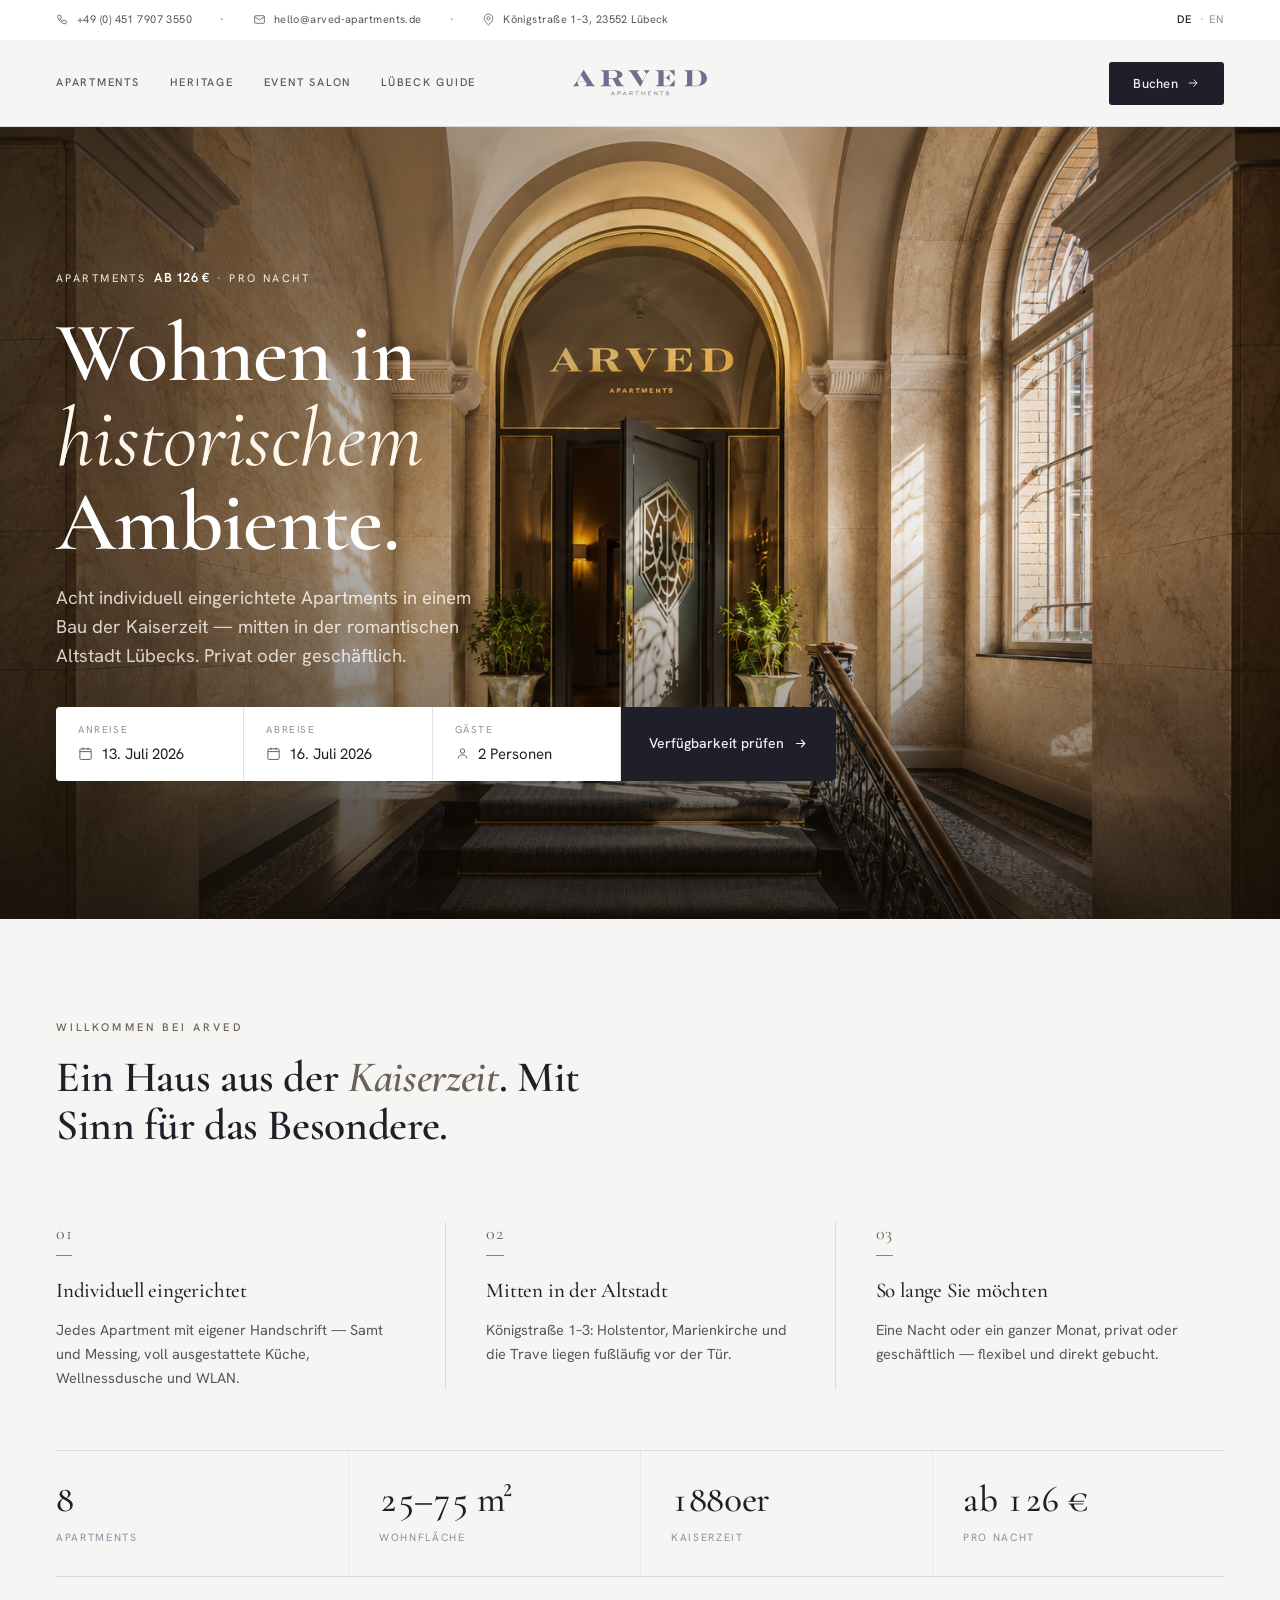
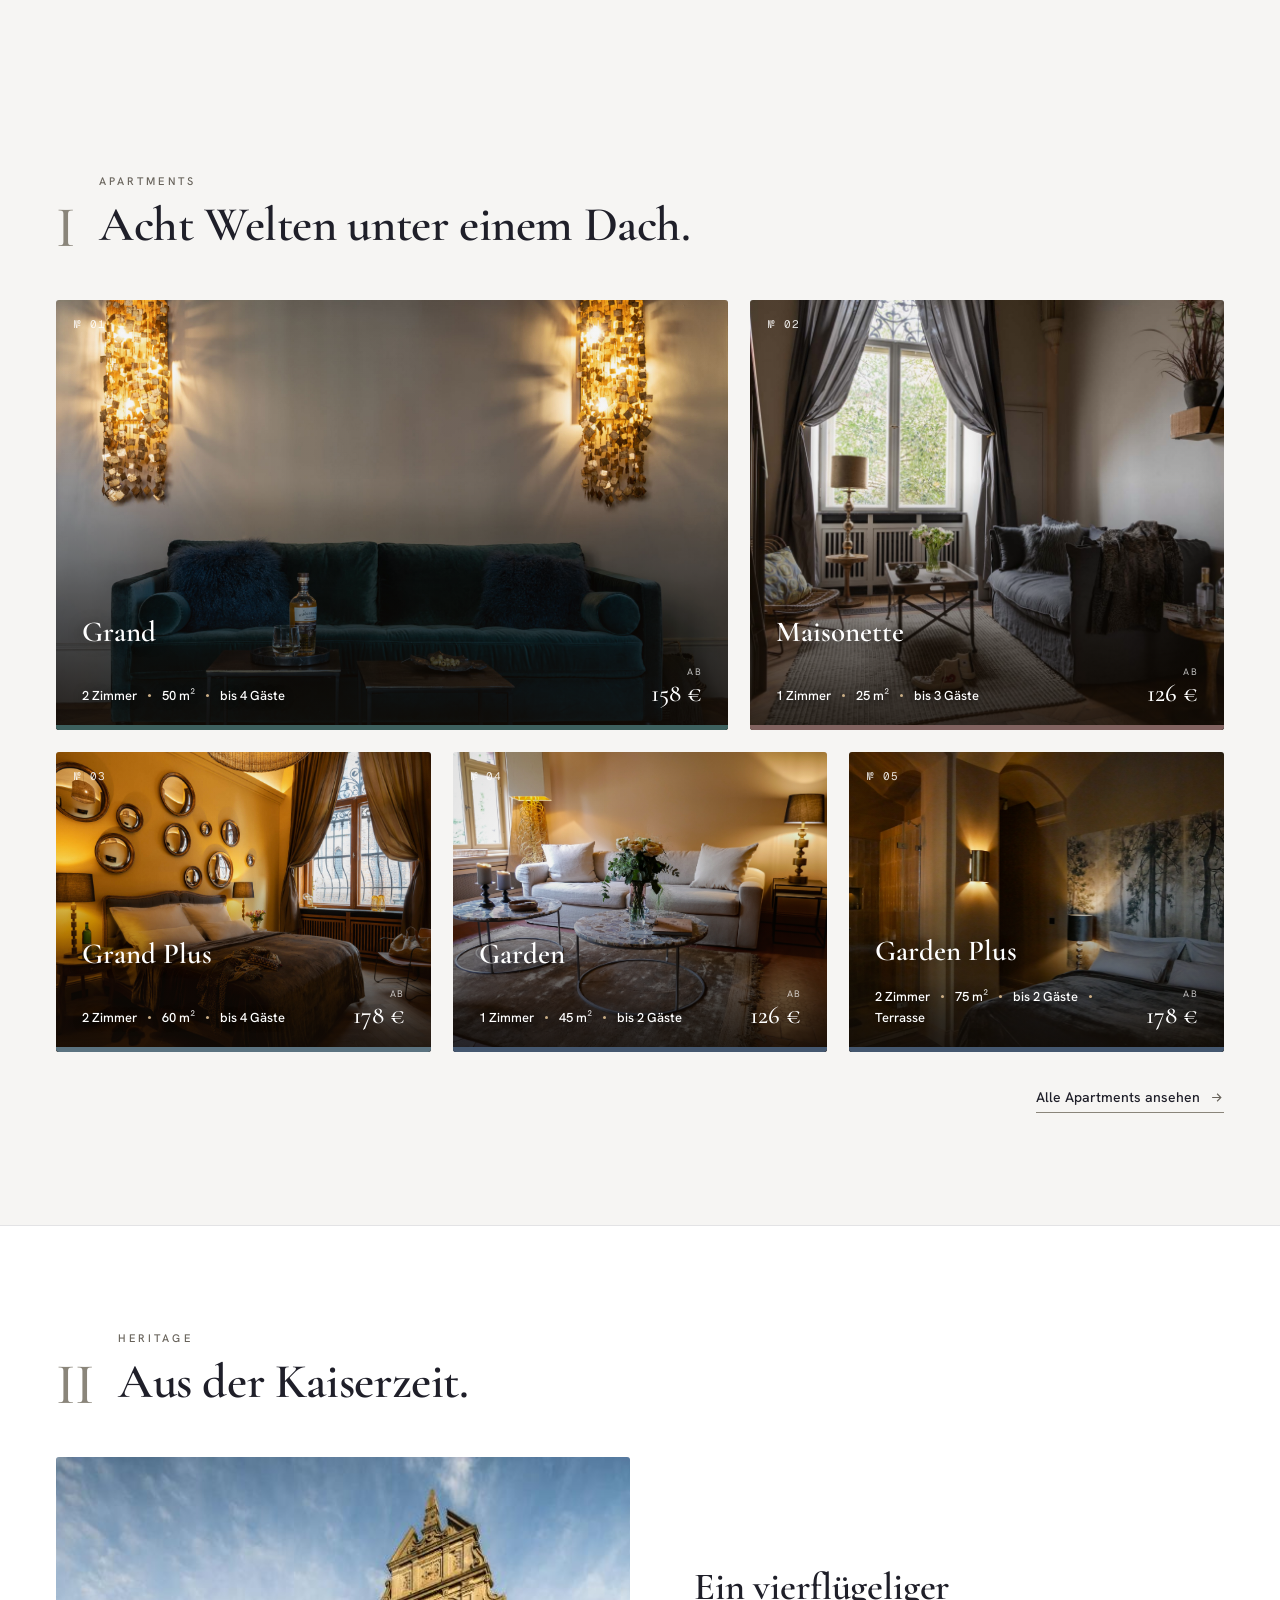
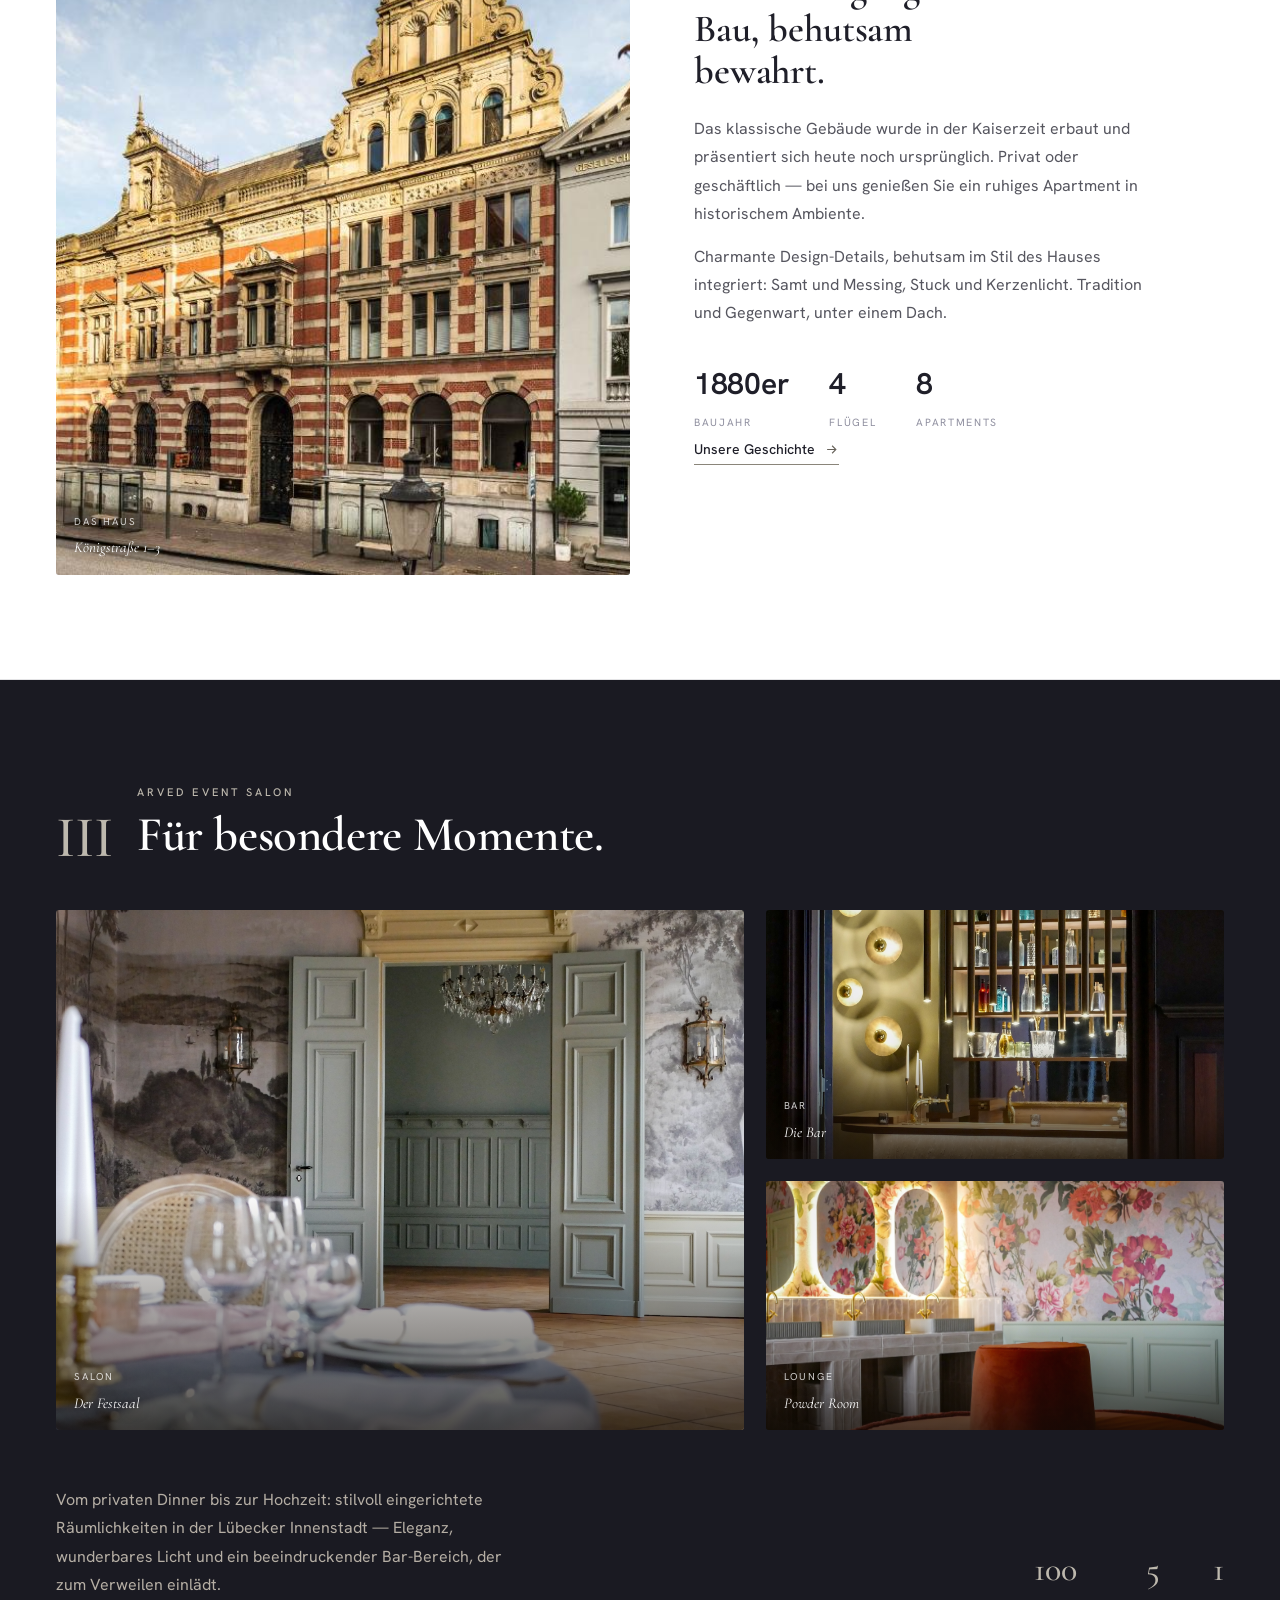
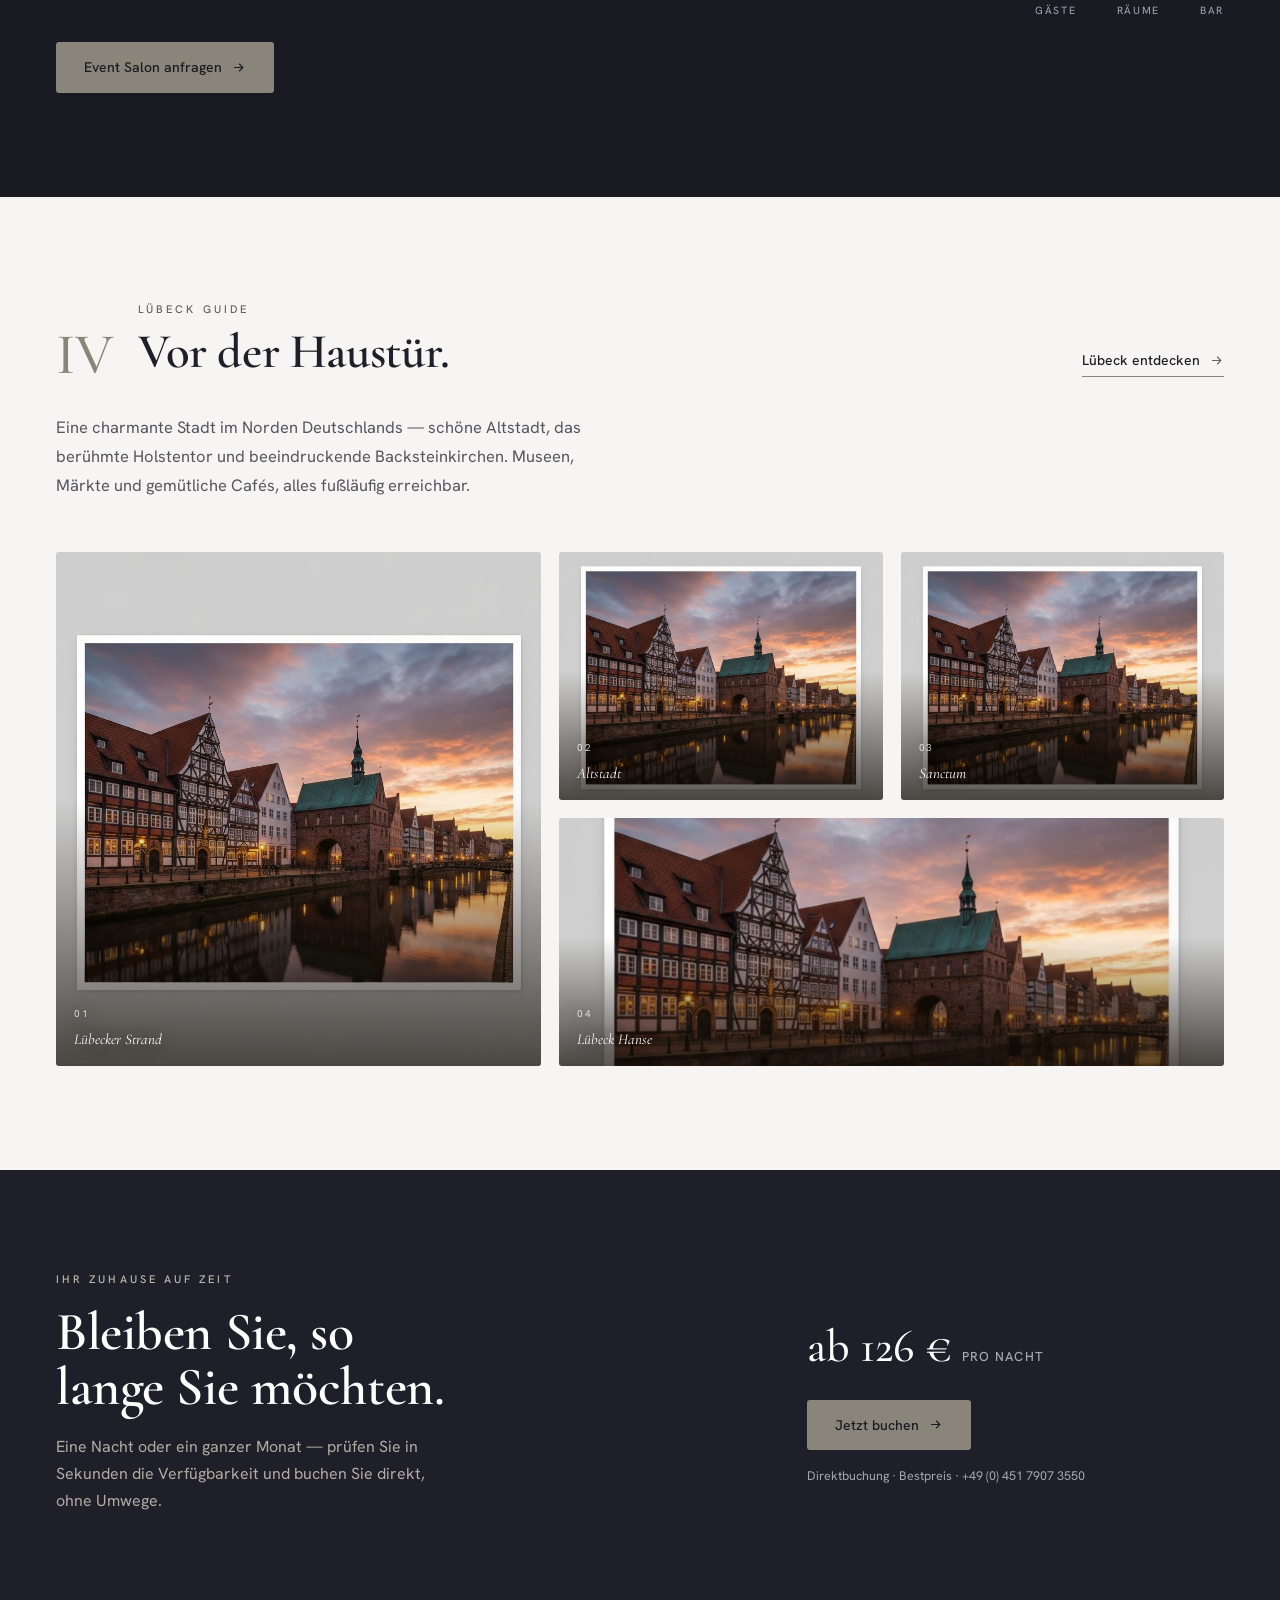
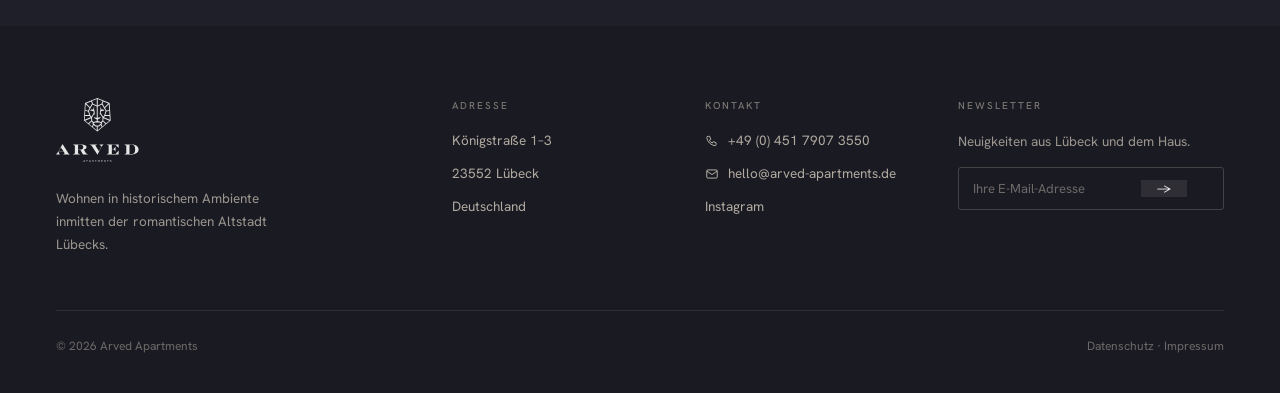
<file: index.html>
<!DOCTYPE html>
<html lang="de">
<head>
<meta charset="utf-8">
<meta name="viewport" content="width=device-width, initial-scale=1">
<title>Arved Apartments — Lübeck</title>
<link rel="preconnect" href="https://fonts.googleapis.com">
<link rel="preconnect" href="https://fonts.gstatic.com" crossorigin>
<link href="https://fonts.googleapis.com/css2?family=Cormorant+Garamond:ital,wght@0,500;0,600;1,500;1,600&family=Hanken+Grotesk:wght@400;500;600&family=Geist+Mono:wght@400;500&display=swap" rel="stylesheet">
<style>
  :root{
    /* warm Arved palette — parchment, deep wood-black, brass */
    --page:#f6f5f3; --paper:#ffffff; --card:#ffffff; --card-h:#f3f3f6;
    --ink:#1f1f29; --ink2:#1a1a22; --ink3:#26262f;
    --t1:#1f1f29; --t2:#56565f; --t3:#9090a0;
    --inv:#f1f1f4; --invm:#a6a6b2;
    --line:rgba(31,31,41,0.12); --line-s:rgba(31,31,41,0.06); --line-iv:rgba(241,241,244,0.16);
    --brass:#8a857a; --brass-d:#67625a; --brass-iv:#bdb8ad;
    --serif:'Cormorant Garamond',Georgia,serif; --sans:'Hanken Grotesk',-apple-system,sans-serif;
    --mono:'Geist Mono',ui-monospace,monospace;
  }
  *{box-sizing:border-box;}
  html,body{margin:0;}
  body{background:var(--page);color:var(--t1);font-family:var(--sans);font-size:15px;line-height:1.62;-webkit-font-smoothing:antialiased;-moz-osx-font-smoothing:grayscale;}
  h1,h2,h3,h4{font-weight:500;margin:0;}
  a{color:inherit;text-decoration:none;}
  img{display:block;}
  .wrap{max-width:1280px;margin:0 auto;padding:0 56px;}
  .eb{font-size:11px;font-weight:500;letter-spacing:0.28em;text-transform:uppercase;color:var(--brass-d);}
  .lnk{display:inline-flex;align-items:center;gap:9px;font-size:14px;font-weight:500;color:var(--t1);border-bottom:1px solid var(--brass);padding-bottom:4px;transition:gap .2s;}
  .lnk:hover{gap:15px;}
  .lnk svg{width:15px;height:15px;stroke:var(--brass-d);stroke-width:1.7;fill:none;}
  .rn{font-family:var(--serif);font-weight:500;color:var(--brass);line-height:.78;letter-spacing:0;}

  /* ---- top utility bar ---- */
  .util{background:var(--paper);color:var(--t3);font-size:11px;letter-spacing:0.04em;border-bottom:1px solid var(--line-s);}
  .util-in{max-width:1280px;margin:0 auto;padding:11px 56px;display:flex;align-items:center;justify-content:space-between;gap:20px;}
  .util .l{display:flex;gap:28px;align-items:center;flex-wrap:wrap;}
  .util .l a,.util .l span{white-space:nowrap;color:var(--t2);display:inline-flex;align-items:center;gap:8px;transition:color .15s;}
  .util .l a:hover{color:var(--t1);}
  .util .l svg{width:13px;height:13px;stroke:var(--brass-d);stroke-width:1.6;fill:none;}
  .util .dot{display:none;}
  .util .lang{white-space:nowrap;color:var(--t3);display:inline-flex;gap:7px;letter-spacing:0.1em;}
  .util .lang b{color:var(--t1);font-weight:500;}

  /* ---- nav ---- */
  .nav{position:sticky;top:0;z-index:40;background:rgba(246,245,243,0.84);backdrop-filter:blur(14px);border-bottom:1px solid var(--line);}
  .nav-in{max-width:1280px;margin:0 auto;padding:21px 56px;display:grid;grid-template-columns:1fr auto 1fr;align-items:center;gap:30px;}
  .mark{grid-column:2;grid-row:1;justify-self:center;display:inline-flex;align-items:center;}
  .mark img{height:26px;width:auto;display:block;}
  .mark b{display:none;}
  .mark span{display:none;}
  .nav-l{grid-column:1;grid-row:1;justify-self:start;display:flex;align-items:center;gap:30px;}
  .nav-l a{position:relative;font-size:11px;font-weight:500;letter-spacing:0.16em;text-transform:uppercase;color:var(--t2);transition:color .2s,letter-spacing .2s;white-space:nowrap;padding:5px 0;}
  .nav-l a::after{content:"";position:absolute;left:0;right:0;bottom:0;height:1px;background:var(--brass);transform:scaleX(0);transform-origin:left;transition:transform .3s cubic-bezier(.2,.6,.2,1);}
  .nav-l a:hover{color:var(--t1);letter-spacing:0.2em;}
  .nav-l a:hover::after{transform:scaleX(1);}
  .nav-in > .btn-ink{grid-column:3;grid-row:1;justify-self:end;}
  .btn-ink{background:var(--ink);color:var(--inv);font-size:13px;font-weight:500;border-radius:3px;padding:11px 24px;letter-spacing:0.02em;display:inline-flex;align-items:center;gap:8px;transition:opacity .15s;}
  .btn-ink:hover{opacity:.88;}
  .btn-ink svg{width:14px;height:14px;stroke:currentColor;stroke-width:1.6;fill:none;transition:transform .2s;}
  .btn-ink:hover svg{transform:translateX(3px);}

  /* ---- hero ---- */
  .hero{position:relative;min-height:792px;display:flex;flex-direction:column;justify-content:center;overflow:hidden;}
  .hero-m{display:none;}
  .hero>img{position:absolute;inset:0;width:100%;height:100%;object-fit:cover;object-position:center 50%;}
  .hero-ov{position:absolute;inset:0;background:linear-gradient(to top,rgba(20,14,7,0.74),rgba(20,14,7,0.06) 48%,rgba(20,14,7,0.14)),linear-gradient(to right,rgba(20,14,7,0.5),rgba(20,14,7,0) 56%);}
  .hero-top{position:absolute;top:32px;left:0;right:0;}
  .hero-top .wrap{display:flex;justify-content:space-between;color:rgba(255,251,244,0.82);font-size:11px;letter-spacing:0.26em;text-transform:uppercase;}
  .hero-top b{color:rgba(255,250,244,0.92);font-weight:500;}
  .hero-c{position:relative;padding:40px 0;}
  .hero-price{display:inline-flex;align-items:baseline;gap:8px;white-space:nowrap;color:rgba(255,250,244,0.92);font-size:11px;letter-spacing:0.22em;text-transform:uppercase;}
  .hero-price b{font-family:var(--sans);font-size:13px;font-weight:600;color:#fff;letter-spacing:0.04em;font-variant-numeric:tabular-nums;}
  .hero h1{font-family:var(--serif);font-weight:500;letter-spacing:-0.008em;line-height:1.0;color:#fff;font-size:clamp(52px,6.6vw,98px);margin:22px 0 0;max-width:15ch;}
  .hero h1 i{font-style:italic;font-weight:400;color:#fdf7ec;}
  .hero-sub{color:rgba(255,251,244,0.8);font-size:18.5px;line-height:1.55;max-width:44ch;margin:20px 0 0;}

  /* booking bar */
  .book{margin-top:36px;display:flex;align-items:stretch;background:#ffffff;border-radius:4px;max-width:780px;box-shadow:0 36px 80px -34px rgba(15,10,4,0.7);}
  .bk-f:first-child{border-radius:4px 0 0 4px;}
  .bk-f{flex:1;padding:15px 22px;border-right:1px solid var(--line);display:flex;flex-direction:column;gap:4px;cursor:pointer;transition:background .15s;}
  .bk-f:hover{background:var(--card-h);}
  .bk-f .l{font-size:10px;letter-spacing:0.16em;text-transform:uppercase;color:var(--t3);}
  .bk-f .v{font-size:15px;color:var(--t1);display:flex;align-items:center;gap:8px;}
  .bk-f .v svg{width:15px;height:15px;stroke:var(--brass-d);stroke-width:1.6;fill:none;}
  .bk-go{display:flex;align-items:center;gap:9px;background:var(--ink);color:var(--inv);font-size:14px;font-weight:500;padding:0 28px;white-space:nowrap;transition:opacity .15s;border-radius:0 4px 4px 0;}
  .bk-go:hover{opacity:.9;}
  .bk-go svg{width:15px;height:15px;stroke:currentColor;stroke-width:1.7;fill:none;transition:transform .2s;}
  .bk-go:hover svg{transform:translateX(3px);}

  /* ---- intro manifest ---- */
  .intro{padding:100px 0 92px;}
  .intro-lead{max-width:600px;margin-bottom:72px;}
  .intro-lead .eb{display:block;margin-bottom:16px;}
  .intro-lead h2{font-family:var(--serif);font-size:clamp(30px,3.4vw,46px);font-weight:500;letter-spacing:-0.008em;line-height:1.12;}
  .intro-lead h2 i{font-style:italic;color:var(--brass-d);}
  .vprops{display:grid;grid-template-columns:repeat(3,1fr);gap:0;}
  .vprop{padding:0 40px;border-left:1px solid var(--line);}
  .vprop:first-child{padding-left:0;border-left:0;}
  .vprop:last-child{padding-right:0;}
  .vprop .vnum{font-family:var(--serif);font-size:18px;color:var(--brass-d);letter-spacing:0.04em;display:inline-block;padding-bottom:13px;border-bottom:1px solid var(--brass);line-height:1;}
  .vprop h3{font-family:var(--serif);font-size:21px;font-weight:500;margin:18px 0 0;letter-spacing:-0.01em;}
  .vprop p{font-size:14.5px;color:var(--t2);line-height:1.66;margin:10px 0 0;}
  .statstrip{display:grid;grid-template-columns:repeat(4,1fr);margin-top:60px;border-top:1px solid var(--line);border-bottom:1px solid var(--line);}
  .statstrip .st{padding:30px 26px 30px 0;}
  .statstrip .st + .st{padding-left:30px;border-left:1px solid var(--line-s);}
  .statstrip .st b{font-family:var(--serif);font-size:clamp(27px,2.9vw,37px);font-weight:500;letter-spacing:-0.01em;display:block;line-height:1;font-variant-numeric:tabular-nums;}
  .statstrip .st span{font-size:10.5px;letter-spacing:0.16em;text-transform:uppercase;color:var(--t3);margin-top:11px;display:block;}

  /* ---- section heads ---- */
  section{padding:104px 0;}
  .shead{display:flex;align-items:flex-end;gap:24px;margin-bottom:50px;}
  .shead .rn{font-size:58px;}
  .shead h2{font-family:var(--serif);font-size:clamp(32px,3.8vw,50px);font-weight:500;letter-spacing:-0.008em;line-height:1;}
  .shead .eb{display:block;margin-bottom:10px;}
  .shead.between{justify-content:space-between;align-items:flex-end;}
  .shead.between .lh{display:flex;align-items:flex-end;gap:24px;}

  /* ---- heritage ---- */
  .heritage{background:var(--paper);border-top:1px solid var(--line);border-bottom:1px solid var(--line);}
  .her-grid{display:grid;grid-template-columns:1.04fr 0.96fr;gap:64px;align-items:center;}
  .her-fig{position:relative;border-radius:3px;overflow:hidden;background:#ebebf2;aspect-ratio:4/5;}
  .her-fig img{width:100%;height:100%;object-fit:cover;}
  .cap{position:absolute;left:18px;bottom:15px;z-index:2;white-space:nowrap;color:#fff;font-family:var(--serif);font-style:italic;font-size:15px;text-shadow:0 1px 16px rgba(0,0,0,.7);}
  .cap em{font-style:normal;font-family:var(--sans);font-size:10px;letter-spacing:0.18em;text-transform:uppercase;color:rgba(255,255,255,0.78);display:block;margin-bottom:5px;}
  .her-tx h3{font-family:var(--serif);font-size:clamp(28px,3vw,40px);font-weight:500;letter-spacing:-0.004em;line-height:1.1;max-width:16ch;}
  .her-tx p{font-size:16px;color:var(--t2);line-height:1.78;margin:22px 0 0;max-width:50ch;}
  .her-tx p + p{margin-top:14px;}
  .her-stats{display:flex;gap:40px;margin:32px 0 4px;flex-wrap:wrap;}
  .her-stats .s b{font-family:var(--sans);font-size:30px;font-weight:600;color:var(--t1);display:block;letter-spacing:-0.01em;font-variant-numeric:tabular-nums;}
  .her-stats .s span{font-size:10.5px;letter-spacing:0.16em;text-transform:uppercase;color:var(--t3);}

  /* ---- apartments gallery ---- */
  .apts{padding-bottom:112px;}
  .agrid{display:grid;grid-template-columns:repeat(12,1fr);gap:22px;}
  .acard{position:relative;border-radius:3px;overflow:hidden;background:#ebebf2;text-decoration:none;display:flex;align-items:flex-end;min-height:300px;}
  .acard img{position:absolute;inset:0;width:100%;height:100%;object-fit:cover;transition:transform .7s cubic-bezier(.2,.6,.2,1);}
  .acard:hover img{transform:scale(1.045);}
  .acard .g{position:absolute;inset:0;background:linear-gradient(to top,rgba(18,12,6,0.84),rgba(18,12,6,0.04) 58%);}
  .acard .c{position:relative;padding:24px 26px;width:100%;color:#fff;}
  .acard h3{font-family:var(--serif);font-size:29px;font-weight:600;margin:0;letter-spacing:0;text-shadow:0 1px 14px rgba(0,0,0,0.55);}
  .acard .row{display:flex;align-items:flex-end;justify-content:space-between;gap:14px;margin-top:11px;}
  .acard .meta{display:flex;flex-wrap:wrap;align-items:center;font-size:13px;font-weight:500;color:#fff;text-shadow:0 1px 9px rgba(0,0,0,0.62);}
  .acard .meta span{display:inline-flex;align-items:center;white-space:nowrap;}
  .acard .meta span:not(:last-child)::after{content:"";width:3px;height:3px;border-radius:50%;background:rgba(212,182,140,0.95);margin:0 11px;}
  .acard .pr{text-align:right;line-height:1.05;white-space:nowrap;}
  .acard .pr small{font-size:9.5px;letter-spacing:0.14em;text-transform:uppercase;color:rgba(255,255,255,0.72);display:block;margin-bottom:3px;}
  .acard .pr b{font-family:var(--serif);font-size:25px;font-weight:500;}
  .acard .badge{position:absolute;top:16px;left:18px;font-family:var(--mono);font-size:11px;letter-spacing:0.08em;color:#fff;opacity:.86;}
  .acard::after{content:"";position:absolute;left:0;right:0;bottom:0;height:5px;background:var(--w,transparent);z-index:3;transition:height .3s;}
  .acard:hover::after{height:8px;}
  .acard .c{z-index:3;}
  .c-7{grid-column:span 7;} .c-5{grid-column:span 5;} .c-4{grid-column:span 4;}
  .tall{min-height:430px;}
  .apt-foot{display:flex;justify-content:flex-end;margin-top:34px;}

  /* ---- event salon (dark) ---- */
  .salon{background:var(--ink2);color:var(--inv);}
  .salon .shead h2{color:#fff;}
  .salon .rn{color:var(--brass-iv);}
  .salon .eb{color:var(--brass-iv);}
  .sgrid{display:grid;grid-template-columns:1.5fr 1fr;gap:22px;}
  .sgrid .big{position:relative;border-radius:3px;overflow:hidden;min-height:520px;background:#1f1f29;}
  .sgrid .big img{position:absolute;inset:0;width:100%;height:100%;object-fit:cover;}
  .sgrid figure::after{content:"";position:absolute;inset:0;background:linear-gradient(to top,rgba(18,12,6,0.74),rgba(18,12,6,0) 46%);pointer-events:none;}
  .scol{display:grid;grid-template-rows:1fr 1fr;gap:22px;}
  .scol .sm{position:relative;border-radius:3px;overflow:hidden;background:#1f1f29;}
  .scol .sm img{position:absolute;inset:0;width:100%;height:100%;object-fit:cover;}
  .sbar{display:grid;grid-template-columns:1.4fr 1fr;gap:48px;align-items:center;margin-top:40px;}
  .sbar p{font-size:16px;color:rgba(236,226,210,0.74);line-height:1.78;max-width:52ch;}
  .sbar .stats{display:flex;gap:40px;flex-wrap:wrap;justify-content:flex-end;}
  .sbar .stats .s{text-align:right;}
  .sbar .stats .s b{font-family:var(--serif);font-size:34px;font-weight:500;color:var(--brass-iv);display:block;}
  .sbar .stats .s span{font-size:10.5px;letter-spacing:0.16em;text-transform:uppercase;color:var(--invm);}
  .btn-brass{background:var(--brass);color:var(--ink2);font-size:14px;font-weight:500;border-radius:3px;padding:14px 28px;display:inline-flex;align-items:center;gap:9px;transition:opacity .15s;margin-top:26px;}
  .btn-brass:hover{opacity:.92;}
  .btn-brass svg{width:15px;height:15px;stroke:currentColor;stroke-width:1.7;fill:none;transition:transform .2s;}
  .btn-brass:hover svg{transform:translateX(3px);}

  /* ---- lübeck ---- */
  .lub-lead{max-width:60ch;font-size:16.5px;color:var(--t2);line-height:1.75;margin:-14px 0 0;}
  .lgrid{display:grid;grid-template-columns:1.5fr 1fr 1fr;grid-template-rows:248px 248px;gap:18px;margin-top:52px;}
  .lc{position:relative;border-radius:3px;overflow:hidden;background:#ebebf2;}
  .lc img{width:100%;height:100%;object-fit:cover;transition:transform .7s cubic-bezier(.2,.6,.2,1);}
  .lc:hover img{transform:scale(1.05);}
  .lc .g{position:absolute;inset:0;background:linear-gradient(to top,rgba(18,12,6,0.7),rgba(18,12,6,0) 52%);}
  .lc .cap{left:18px;bottom:14px;}
  .lc.big{grid-row:span 2;}
  .lub-foot{margin-top:38px;}

  /* ---- closing band ---- */
  .band{background:var(--ink);color:var(--inv);}
  .band .wrap{padding:96px 56px;display:grid;grid-template-columns:1.25fr 0.75fr;gap:56px;align-items:center;}
  .band .eb{color:var(--brass-iv);}
  .band h2{font-family:var(--serif);font-size:clamp(34px,4.2vw,58px);font-weight:500;letter-spacing:-0.008em;line-height:1.02;color:#fff;margin-top:15px;max-width:15ch;}
  .band p{color:rgba(236,226,210,0.72);font-size:16px;line-height:1.7;max-width:42ch;margin-top:18px;}
  .band-cta{display:flex;flex-direction:column;align-items:flex-start;gap:16px;}
  .band-price{font-family:var(--serif);font-size:46px;font-weight:500;letter-spacing:-0.004em;color:#fff;}
  .band-price small{font-family:var(--sans);font-size:13px;letter-spacing:0.1em;text-transform:uppercase;color:var(--invm);margin-left:10px;}
  .band-note{font-size:12.5px;color:var(--invm);}

  /* ---- footer ---- */
  footer{background:var(--ink2);color:var(--inv);padding:72px 0 36px;}
  .ft{display:grid;grid-template-columns:1.7fr 1fr 1fr 1.3fr;gap:48px;}
  .ft .mark img{height:64px;width:auto;display:block;filter:brightness(0) invert(0.9);}
  .ft .mark b{display:none;}
  .ft .mark span{display:none;}
  .ft p{font-size:13.5px;line-height:1.7;color:rgba(236,226,210,0.62);max-width:30ch;margin:18px 0 0;}
  .ft h4{font-size:10px;letter-spacing:0.2em;text-transform:uppercase;color:rgba(236,226,210,0.46);margin:0 0 16px;}
  .ft .col a,.ft .col div{display:block;font-size:13.5px;color:rgba(236,226,210,0.72);margin-bottom:11px;transition:color .15s;}
  .ft .col a{display:flex;align-items:center;gap:9px;}
  .ft .col a svg{width:14px;height:14px;stroke:var(--brass-iv);stroke-width:1.6;fill:none;flex:0 0 auto;}
  .ft .col a:hover{color:#fff;}
  .nl{display:flex;border:1px solid rgba(236,226,210,0.2);border-radius:3px;overflow:hidden;margin-top:4px;}
  .nl input{flex:1;background:transparent;border:0;color:#fff;font-family:var(--sans);font-size:13px;padding:12px 14px;outline:none;}
  .nl input::placeholder{color:rgba(236,226,210,0.4);}
  .nl button{background:rgba(236,226,210,0.1);border:0;color:var(--inv);font-family:var(--sans);font-size:13px;padding:0 16px;cursor:pointer;transition:background .15s;}
  .nl button:hover{background:rgba(236,226,210,0.18);}
  .ft-b{display:flex;justify-content:space-between;align-items:center;margin-top:54px;padding-top:26px;border-top:1px solid rgba(236,226,210,0.1);font-size:12px;color:rgba(236,226,210,0.4);}
  .ft-b a{color:inherit;}

  @media(max-width:1040px){
    .intro-grid,.her-grid,.sbar,.band .wrap,.sgrid{grid-template-columns:1fr;gap:36px;}
    .agrid{grid-template-columns:repeat(6,1fr);}
    .c-7,.c-5,.c-4{grid-column:span 6;}
    .lgrid{grid-template-columns:1fr 1fr;grid-template-rows:auto;}
    .lc.big{grid-row:span 1;grid-column:span 2;}
    .scol{grid-template-rows:240px 240px;}
  }

  /* ---- Salbei Farbwelt ---- */
  html[data-theme="thyra"]{ --brass:#4e6b60; --brass-d:#435c52; --brass-iv:#9bb3a8; }
  html[data-theme="magnus"]{ --brass:#44576f; --brass-d:#3b4d64; --brass-iv:#9aabc0; }
  html[data-theme="carl"]{ --brass:#5b7380; --brass-d:#4f6571; --brass-iv:#a6bcc6; }
html[data-theme="douglas"]{ --brass:#826360; --brass-d:#6e524f; --brass-iv:#b79b97; }
  .tw{position:fixed;left:20px;bottom:20px;z-index:90;display:flex;align-items:center;gap:10px;background:var(--card);border:1px solid var(--line);border-radius:3px;padding:8px 16px 8px 12px;box-shadow:0 14px 36px -16px rgba(0,0,0,.45);}
  .tw .lab{font-size:9.5px;letter-spacing:0.16em;text-transform:uppercase;color:var(--t3);}
  .tw button{width:20px;height:20px;border-radius:50%;border:1px solid var(--line);cursor:pointer;padding:0;transition:transform .15s;}
  .tw button:hover{transform:scale(1.12);}
  .tw button.on{box-shadow:0 0 0 2px var(--page),0 0 0 3px var(--brass);}
  .tw .w-douglas{background:linear-gradient(135deg,#f6f5f3 50%,#826360 50%);}
  .tw .w-thyra{background:linear-gradient(135deg,#f6f5f3 50%,#4e6b60 50%);}
  .tw .w-magnus{background:linear-gradient(135deg,#f6f5f3 50%,#44576f 50%);}
  .tw .w-carl{background:linear-gradient(135deg,#f6f5f3 50%,#5b7380 50%);}

.hero h1,.phero h1,.shead h2,.band h2,.intro h2,.her-tx h3,.acard h3{font-weight:600;}

/* ===== Mobile menu + responsive ===== */
.nav-burger{display:none;flex-direction:column;width:40px;height:40px;align-items:center;justify-content:center;border:0;background:transparent;cursor:pointer;padding:0;}
.nav-burger span{display:block;width:20px;height:1.5px;background:var(--t1);}
.nav-burger span+span{margin-top:5px;}
.nav-drawer{position:fixed;inset:0;z-index:120;background:var(--page);transform:translateX(100%);transition:transform .32s cubic-bezier(.4,0,.2,1);display:flex;flex-direction:column;padding:22px 22px 30px;overflow:auto;}
body.menu-open .nav-drawer{transform:none;}
body.menu-open{overflow:hidden;}
.nav-drawer .top{display:flex;align-items:center;justify-content:space-between;margin-bottom:22px;}
.nav-drawer .top .mark b{font-family:var(--serif);font-size:22px;font-weight:600;letter-spacing:0.16em;color:var(--t1);display:block;line-height:1;}
.nav-drawer .top .mark span{font-size:8px;letter-spacing:0.34em;text-transform:uppercase;color:var(--t3);margin-top:5px;display:block;}
.nav-drawer .x{width:42px;height:42px;border:0;background:transparent;font-size:30px;line-height:1;color:var(--t1);cursor:pointer;}
.nav-drawer a.m{font-family:var(--serif);font-size:28px;font-weight:600;color:var(--t1);padding:13px 0;border-bottom:1px solid var(--line);}
.nav-drawer .ct{margin-top:auto;padding-top:26px;font-size:13.5px;color:var(--t2);line-height:1.8;}
.nav-drawer .ct a{color:var(--t2);}
@media(max-width:720px){
  .wrap,.util-in,.nav-in,.phero .in,.band .wrap{padding-left:20px;padding-right:20px;}
  .util{display:none;}
  .nav-in{display:flex;justify-content:space-between;padding:13px 20px;}
  .nav-l{display:none;}
  .nav-in > .btn-ink{display:none;}
  .nav-burger{display:inline-flex;}
  .mark b{font-size:21px;}
  .mark img{height:22px;}
  .vprops{grid-template-columns:1fr;}
  .vprop{padding:28px 0 0;border-left:0;border-top:1px solid var(--line);}
  .vprop:first-child{padding-top:0;border-top:0;}
  .statstrip{grid-template-columns:1fr 1fr;border-bottom:0;}
  .statstrip .st{padding:20px 0;border-bottom:1px solid var(--line-s);}
  .statstrip .st + .st{padding-left:0;border-left:0;}
  .statstrip .st:nth-child(even){padding-left:20px;border-left:1px solid var(--line-s);}
  .hero{min-height:86vh;}
  .hero-d{display:none;}
  .hero-m{display:block;}
  .hero h1{font-size:clamp(38px,12vw,60px);max-width:none;}
  .hero-sub{font-size:16px;max-width:none;}
  .hero-top{display:none;}
  .hero-c{padding:24px 0;}
  .book{flex-wrap:wrap;max-width:none;overflow:hidden;}
  .book .bk-f:first-child{border-radius:0;}
  .book .bk-f{flex:1 1 50%;}
  .book .bk-go{flex:1 1 100%;justify-content:center;padding:15px;border-radius:0;}
  .book.collapsible .bk-f{display:none;}
  .book.collapsible:not(.open) .bk-go{border-radius:4px;}
  .book.collapsible.open .bk-f{display:flex;}
  .book.collapsible.open .bk-go{border-top:1px solid var(--line);}
  section{padding:58px 0;}
  .shead{margin-bottom:28px;gap:14px;}
  .shead .rn{font-size:38px;}
  .intro{padding:58px 0 50px;}
  .agrid{grid-template-columns:1fr;}
  .c-7,.c-5,.c-4,.c-6{grid-column:span 1;}
  .acard,.acard.tall{min-height:300px;}
  .lgrid,.guide{grid-template-columns:1fr;grid-template-rows:auto;}
  .lc.big{grid-column:span 1;}
  .gal{grid-template-columns:1fr;grid-auto-rows:230px;}
  .gal a:first-child{grid-row:auto;}
  .gal a:last-child{grid-column:auto;}
  .ap-media{height:auto;grid-template-rows:180px 180px;}
  .facts,.her-grid,.intro-grid,.sbar,.band .wrap,.sgrid,.aprow,.aprow.flip .ap-media{grid-template-columns:1fr;}
  .aprow.flip .ap-media{order:0;}
  .ft{grid-template-columns:1fr;gap:26px;}
  .ft-b{flex-direction:column;gap:8px;align-items:flex-start;}
  .band .wrap{padding:54px 20px;}
  .crumb .wrap{flex-direction:column;align-items:flex-start;gap:5px;}
  .phero{min-height:60vh;}
  .phero h1{font-size:clamp(34px,11vw,54px);max-width:none;}
  .phero p{font-size:16px;}
  .phero::after{inset:14px !important;}
  .her-stats{gap:22px;}
  .sbar .stats{justify-content:flex-start;}
}
@media(max-width:440px){
  .book .bk-f{flex:1 1 100%;}
  .ap-media{grid-template-columns:1fr;grid-template-rows:repeat(3,180px);}
  .hero h1{font-size:clamp(32px,11vw,46px);}
  .shead .rn{font-size:32px;}
}
</style>
<script src="arved.js?v=5"></script>
</head>
<body>

  <!-- utility bar -->
  <div class="util">
    <div class="util-in">
      <div class="l">
        <a href="tel:+4945179073550"><svg viewBox="0 0 24 24"><path d="M5 4h3l2 5-2.5 1.5a11 11 0 0 0 5 5L14 13l5 2v3a2 2 0 0 1-2 2A16 16 0 0 1 3 6a2 2 0 0 1 2-2Z"/></svg>+49 (0) 451 7907 3550</a>
        <span class="dot">·</span>
        <a href="mailto:hello@arved-apartments.de"><svg viewBox="0 0 24 24"><rect x="3" y="5" width="18" height="14" rx="2"/><path d="m3 7 9 6 9-6"/></svg>hello@arved-apartments.de</a>
        <span class="dot">·</span>
        <span><svg viewBox="0 0 24 24"><path d="M20 10c0 6-8 12-8 12s-8-6-8-12a8 8 0 0 1 16 0Z"/><circle cx="12" cy="10" r="3"/></svg>Königstraße 1–3, 23552 Lübeck</span>
      </div>
      <div class="lang"><b>DE</b> · EN</div>
    </div>
  </div>

  <!-- nav -->
  <header class="nav">
    <div class="nav-in">
      <a class="mark" href="index.html"><img src="assets/arved/logo-wordmark-dark.svg" alt="ARVED Apartments · Lübeck"></a>
      <nav class="nav-l">
        <a href="apartments.html">Apartments</a>
        <a href="heritage.html">Heritage</a>
        <a href="event-salon.html">Event Salon</a>
        <a href="lubeck.html">Lübeck Guide</a>
      </nav>
      <a class="btn-ink" href="https://booking2.softtec.software/arvedapartments" target="_blank" rel="noopener">Buchen <svg viewBox="0 0 24 24"><path d="M5 12h14M13 6l6 6-6 6"/></svg></a>
    </div>
  </header>

  <!-- hero -->
  <section class="hero" style="padding:0;">
    <img src="assets/arved/hero-entrance.png" alt="Historischer Marmor-Eingang mit goldenem ARVED-Schriftzug" style="object-position:center 38%;">
    <div class="hero-ov"></div>
    <div class="hero-c">
      <div class="wrap">
        <span class="hero-price">Apartments <b>ab 126 €</b> · pro Nacht</span>
        <h1>Wohnen in <i>historischem</i> Ambiente.</h1>
        <p class="hero-sub">Acht individuell eingerichtete Apartments in einem Bau der Kaiserzeit — mitten in der romantischen Altstadt Lübecks. Privat oder geschäftlich.</p>
        <div class="book">
          <div class="bk-f"><span class="l">Anreise</span><span class="v"><svg viewBox="0 0 24 24"><rect x="3" y="4.5" width="18" height="17" rx="2"/><path d="M3 9h18M8 2.5v4M16 2.5v4"/></svg>13. Juli 2026</span></div>
          <div class="bk-f"><span class="l">Abreise</span><span class="v"><svg viewBox="0 0 24 24"><rect x="3" y="4.5" width="18" height="17" rx="2"/><path d="M3 9h18M8 2.5v4M16 2.5v4"/></svg>16. Juli 2026</span></div>
          <div class="bk-f"><span class="l">Gäste</span><span class="v"><svg viewBox="0 0 24 24"><circle cx="12" cy="8" r="3.5"/><path d="M5 20c0-3.6 3.1-6 7-6s7 2.4 7 6"/></svg>2 Personen</span></div>
          <a class="bk-go" href="https://booking2.softtec.software/arvedapartments" target="_blank" rel="noopener">Verfügbarkeit prüfen <svg viewBox="0 0 24 24"><path d="M5 12h14M13 6l6 6-6 6"/></svg></a>
        </div>
      </div>
    </div>
  </section>

  <!-- intro manifest -->
  <div class="wrap">
    <div class="intro">
      <div class="intro-lead">
        <span class="eb">Willkommen bei Arved</span>
        <h2>Ein Haus aus der <i>Kaiserzeit</i>. Mit Sinn für das Besondere.</h2>
      </div>
      <div class="vprops">
        <div class="vprop">
          <span class="vnum">01</span>
          <h3>Individuell eingerichtet</h3>
          <p>Jedes Apartment mit eigener Handschrift — Samt und Messing, voll ausgestattete Küche, Wellnessdusche und WLAN.</p>
        </div>
        <div class="vprop">
          <span class="vnum">02</span>
          <h3>Mitten in der Altstadt</h3>
          <p>Königstraße 1–3: Holstentor, Marienkirche und die Trave liegen fußläufig vor der Tür.</p>
        </div>
        <div class="vprop">
          <span class="vnum">03</span>
          <h3>So lange Sie möchten</h3>
          <p>Eine Nacht oder ein ganzer Monat, privat oder geschäftlich — flexibel und direkt gebucht.</p>
        </div>
      </div>
      <div class="statstrip">
        <div class="st"><b>8</b><span>Apartments</span></div>
        <div class="st"><b>25–75 m²</b><span>Wohnfläche</span></div>
        <div class="st"><b>1880er</b><span>Kaiserzeit</span></div>
        <div class="st"><b>ab 126 €</b><span>pro Nacht</span></div>
      </div>
    </div>
  </div>

  <!-- I — apartments -->
  <section class="apts" id="apartments">
    <div class="wrap">
      <div class="shead">
        <span class="rn">I</span>
        <div><span class="eb">Apartments</span><h2>Acht Welten unter einem Dach.</h2></div>
      </div>
      <div class="agrid">
        <a class="acard c-7 tall" style="--w:#3d605e" href="apartment-grand.html">
          <img src="assets/arved/grand-1.jpg" alt="Wohnsalon Grand" style="object-position:center 50%;">
          <div class="g"></div><span class="badge">№ 01</span>
          <div class="c"><h3>Grand</h3>
            <div class="row"><div class="meta"><span>2 Zimmer</span><span>50 m²</span><span>bis 4 Gäste</span></div><span class="pr"><small>ab</small><b>158 €</b></span></div>
          </div>
        </a>
        <a class="acard c-5 tall" style="--w:#826360" href="apartment-maisonette.html">
          <img src="assets/arved/maisonette-1.jpg" alt="Maisonette — Wohnraum mit hohem Altbaufenster" style="object-position:center 50%;">
          <div class="g"></div><span class="badge">№ 02</span>
          <div class="c"><h3>Maisonette</h3>
            <div class="row"><div class="meta"><span>1 Zimmer</span><span>25 m²</span><span>bis 3 Gäste</span></div><span class="pr"><small>ab</small><b>126 €</b></span></div>
          </div>
        </a>
        <a class="acard c-4" style="--w:#5b7380" href="apartment-grand-plus.html">
          <img src="assets/arved/grandplus-3.jpg" alt="Schlafzimmer Grand Plus mit Altstadtblick" style="object-position:center 42%;">
          <div class="g"></div><span class="badge">№ 03</span>
          <div class="c"><h3>Grand Plus</h3>
            <div class="row"><div class="meta"><span>2 Zimmer</span><span>60 m²</span><span>bis 4 Gäste</span></div><span class="pr"><small>ab</small><b>178 €</b></span></div>
          </div>
        </a>
        <a class="acard c-4" style="--w:#44576f" href="apartment-garden.html">
          <img src="assets/arved/garden-1.jpg" alt="Wohnzimmer Garden" style="object-position:center 56%;">
          <div class="g"></div><span class="badge">№ 04</span>
          <div class="c"><h3>Garden</h3>
            <div class="row"><div class="meta"><span>1 Zimmer</span><span>45 m²</span><span>bis 2 Gäste</span></div><span class="pr"><small>ab</small><b>126 €</b></span></div>
          </div>
        </a>
        <a class="acard c-4" style="--w:#44576f" href="apartment-garden-plus.html">
          <img src="assets/arved/gardenplus-3.jpg" alt="Garden Plus — Schlafzimmer mit Wellnessdusche" style="object-position:center 46%;">
          <div class="g"></div><span class="badge">№ 05</span>
          <div class="c"><h3>Garden Plus</h3>
            <div class="row"><div class="meta"><span>2 Zimmer</span><span>75 m²</span><span>bis 2 Gäste</span><span>Terrasse</span></div><span class="pr"><small>ab</small><b>178 €</b></span></div>
          </div>
        </a>
      </div>
      <div class="apt-foot"><a class="lnk" href="apartments.html">Alle Apartments ansehen <svg viewBox="0 0 24 24"><path d="M5 12h14M13 6l6 6-6 6"/></svg></a></div>
    </div>
  </section>

  <!-- II — heritage -->
  <section class="heritage" id="heritage">
    <div class="wrap">
      <div class="shead">
        <span class="rn">II</span>
        <div><span class="eb">Heritage</span><h2>Aus der Kaiserzeit.</h2></div>
      </div>
      <div class="her-grid">
        <figure class="her-fig" style="margin:0;">
          <img src="assets/arved/building.jpg" alt="Das Arved-Haus an der Königstraße — Kaiserzeit-Fassade" style="object-position:center 38%;">
          <figcaption class="cap"><em>Das Haus</em>Königstraße 1–3</figcaption>
        </figure>
        <div class="her-tx">
          <h3>Ein vierflügeliger Bau, behutsam bewahrt.</h3>
          <p>Das klassische Gebäude wurde in der Kaiserzeit erbaut und präsentiert sich heute noch ursprünglich. Privat oder geschäftlich — bei uns genießen Sie ein ruhiges Apartment in historischem Ambiente.</p>
          <p>Charmante Design-Details, behutsam im Stil des Hauses integriert: Samt und Messing, Stuck und Kerzenlicht. Tradition und Gegenwart, unter einem Dach.</p>
          <div class="her-stats">
            <div class="s"><b>1880er</b><span>Baujahr</span></div>
            <div class="s"><b>4</b><span>Flügel</span></div>
            <div class="s"><b>8</b><span>Apartments</span></div>
          </div>
          <a class="lnk" href="heritage.html">Unsere Geschichte <svg viewBox="0 0 24 24"><path d="M5 12h14M13 6l6 6-6 6"/></svg></a>
        </div>
      </div>
    </div>
  </section>

  <!-- III — event salon -->
  <section class="salon" id="salon">
    <div class="wrap">
      <div class="shead">
        <span class="rn">III</span>
        <div><span class="eb">Arved Event Salon</span><h2>Für besondere Momente.</h2></div>
      </div>
      <div class="sgrid">
        <figure class="big" style="margin:0;">
          <img src="assets/arved/salon-1.jpg" alt="Festsaal mit Wandmalerei und Kronleuchter" style="object-position:center 50%;">
          <figcaption class="cap"><em>Salon</em>Der Festsaal</figcaption>
        </figure>
        <div class="scol">
          <figure class="sm" style="margin:0;"><img src="assets/arved/salon-3.jpg" alt="Bar-Bereich" style="object-position:center 50%;"><figcaption class="cap"><em>Bar</em>Die Bar</figcaption></figure>
          <figure class="sm" style="margin:0;"><img src="assets/arved/salon-4.jpg" alt="Florale Powder Lounge" style="object-position:center 50%;"><figcaption class="cap"><em>Lounge</em>Powder Room</figcaption></figure>
        </div>
      </div>
      <div class="sbar">
        <div>
          <p>Vom privaten Dinner bis zur Hochzeit: stilvoll eingerichtete Räumlichkeiten in der Lübecker Innenstadt — Eleganz, wunderbares Licht und ein beeindruckender Bar-Bereich, der zum Verweilen einlädt.</p>
          <a class="btn-brass" href="mailto:hello@arved-apartments.de?subject=Anfrage%20Event%20Salon">Event Salon anfragen <svg viewBox="0 0 24 24"><path d="M5 12h14M13 6l6 6-6 6"/></svg></a>
        </div>
        <div class="stats">
          <div class="s"><b>100</b><span>Gäste</span></div>
          <div class="s"><b>5</b><span>Räume</span></div>
          <div class="s"><b>1</b><span>Bar</span></div>
        </div>
      </div>
    </div>
  </section>

  <!-- IV — lübeck -->
  <section id="lubeck">
    <div class="wrap">
      <div class="shead between">
        <div class="lh"><span class="rn">IV</span><div><span class="eb">Lübeck Guide</span><h2>Vor der Haustür.</h2></div></div>
        <a class="lnk" href="lubeck.html">Lübeck entdecken <svg viewBox="0 0 24 24"><path d="M5 12h14M13 6l6 6-6 6"/></svg></a>
      </div>
      <p class="lub-lead">Eine charmante Stadt im Norden Deutschlands — schöne Altstadt, das berühmte Holstentor und beeindruckende Backsteinkirchen. Museen, Märkte und gemütliche Cafés, alles fußläufig erreichbar.</p>
      <div class="lgrid">
        <div class="lc big"><img src="https://cdn.prod.website-files.com/64cb91a827a43be2842e2e1c/64cd0c376dcf86bb4c5c6894_lubeck-img-1.jpg" alt="Der Lübecker Strand" onerror="this.src='assets/lubeck-hero.jpg'"><div class="g"></div><figcaption class="cap"><em>01</em>Lübecker Strand</figcaption></div>
        <div class="lc"><img src="https://cdn.prod.website-files.com/64cb91a827a43be2842e2e1c/64cd105002d6112362ad1e54_lb-2.jpg" alt="Lübeck erkunden" onerror="this.src='assets/lubeck-hero-clean.jpg'"><div class="g"></div><figcaption class="cap"><em>02</em>Altstadt</figcaption></div>
        <div class="lc"><img src="https://cdn.prod.website-files.com/64cb91a827a43be2842e2e1c/64d1079cc51d93a95c857fd5_lb-3.jpg" alt="Sanctum — Backsteingotik" onerror="this.src='assets/lubeck-hero.jpg'"><div class="g"></div><figcaption class="cap"><em>03</em>Sanctum</figcaption></div>
        <div class="lc" style="grid-column:span 2;"><img src="https://cdn.prod.website-files.com/64cb91a827a43be2842e2e1c/64d107a7be6128d9456ee406_lb-4.jpg" alt="Lübeck Hanse — an der Trave" onerror="this.src='assets/lubeck-hero-wide.jpg'"><div class="g"></div><figcaption class="cap"><em>04</em>Lübeck Hanse</figcaption></div>
      </div>
    </div>
  </section>

  <!-- closing band -->
  <section class="band" style="padding:0;">
    <div class="wrap">
      <div>
        <span class="eb">Ihr Zuhause auf Zeit</span>
        <h2>Bleiben Sie, so lange Sie möchten.</h2>
        <p>Eine Nacht oder ein ganzer Monat — prüfen Sie in Sekunden die Verfügbarkeit und buchen Sie direkt, ohne Umwege.</p>
      </div>
      <div class="band-cta">
        <div class="band-price">ab 126 €<small>pro Nacht</small></div>
        <a class="btn-brass" style="margin-top:0;" href="https://booking2.softtec.software/arvedapartments" target="_blank" rel="noopener">Jetzt buchen <svg viewBox="0 0 24 24"><path d="M5 12h14M13 6l6 6-6 6"/></svg></a>
        <span class="band-note">Direktbuchung · Bestpreis · +49 (0) 451 7907 3550</span>
      </div>
    </div>
  </section>

  <!-- footer -->
  <footer>
    <div class="wrap">
      <div class="ft">
        <div>
          <div class="mark"><img src="assets/arved/logo-lion-cream.svg" alt="ARVED Apartments · Lübeck"></div>
          <p>Wohnen in historischem Ambiente inmitten der romantischen Altstadt Lübecks.</p>
        </div>
        <div class="col"><h4>Adresse</h4><div>Königstraße 1–3</div><div>23552 Lübeck</div><div>Deutschland</div></div>
        <div class="col"><h4>Kontakt</h4><a href="tel:+4945179073550"><svg viewBox="0 0 24 24"><path d="M5 4h3l2 5-2.5 1.5a11 11 0 0 0 5 5L14 13l5 2v3a2 2 0 0 1-2 2A16 16 0 0 1 3 6a2 2 0 0 1 2-2Z"/></svg>+49 (0) 451 7907 3550</a><a href="mailto:hello@arved-apartments.de"><svg viewBox="0 0 24 24"><rect x="3" y="5" width="18" height="14" rx="2"/><path d="m3 7 9 6 9-6"/></svg>hello@arved-apartments.de</a><a href="https://www.instagram.com/arvedapartments/" target="_blank" rel="noopener">Instagram</a></div>
        <div class="col"><h4>Newsletter</h4><p style="margin:0 0 14px;">Neuigkeiten aus Lübeck und dem Haus.</p><div class="nl"><input type="email" placeholder="Ihre E-Mail-Adresse"><button>→</button></div></div>
      </div>
      <div class="ft-b"><span>© 2026 Arved Apartments</span><span><a href="#">Datenschutz</a> · <a href="#">Impressum</a></span></div>
    </div>
  </footer>

</body>
</html>
</file>
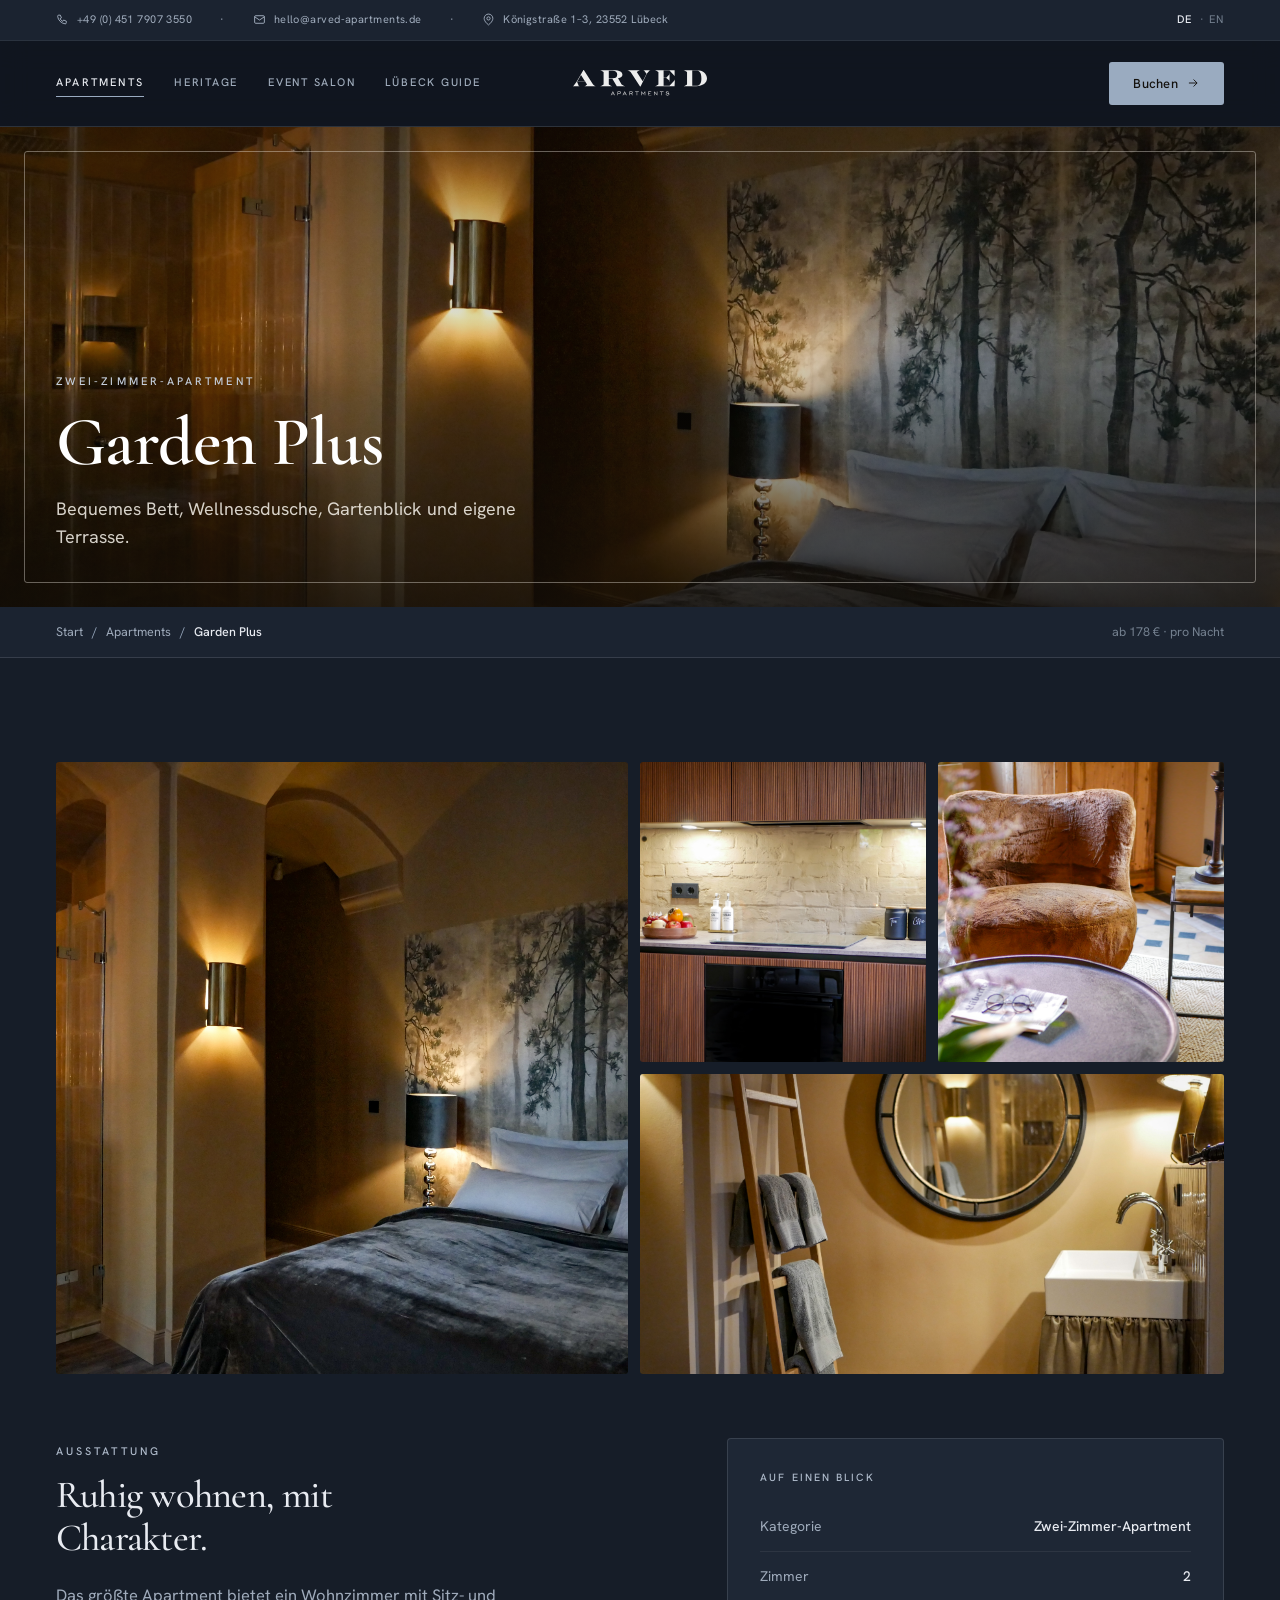
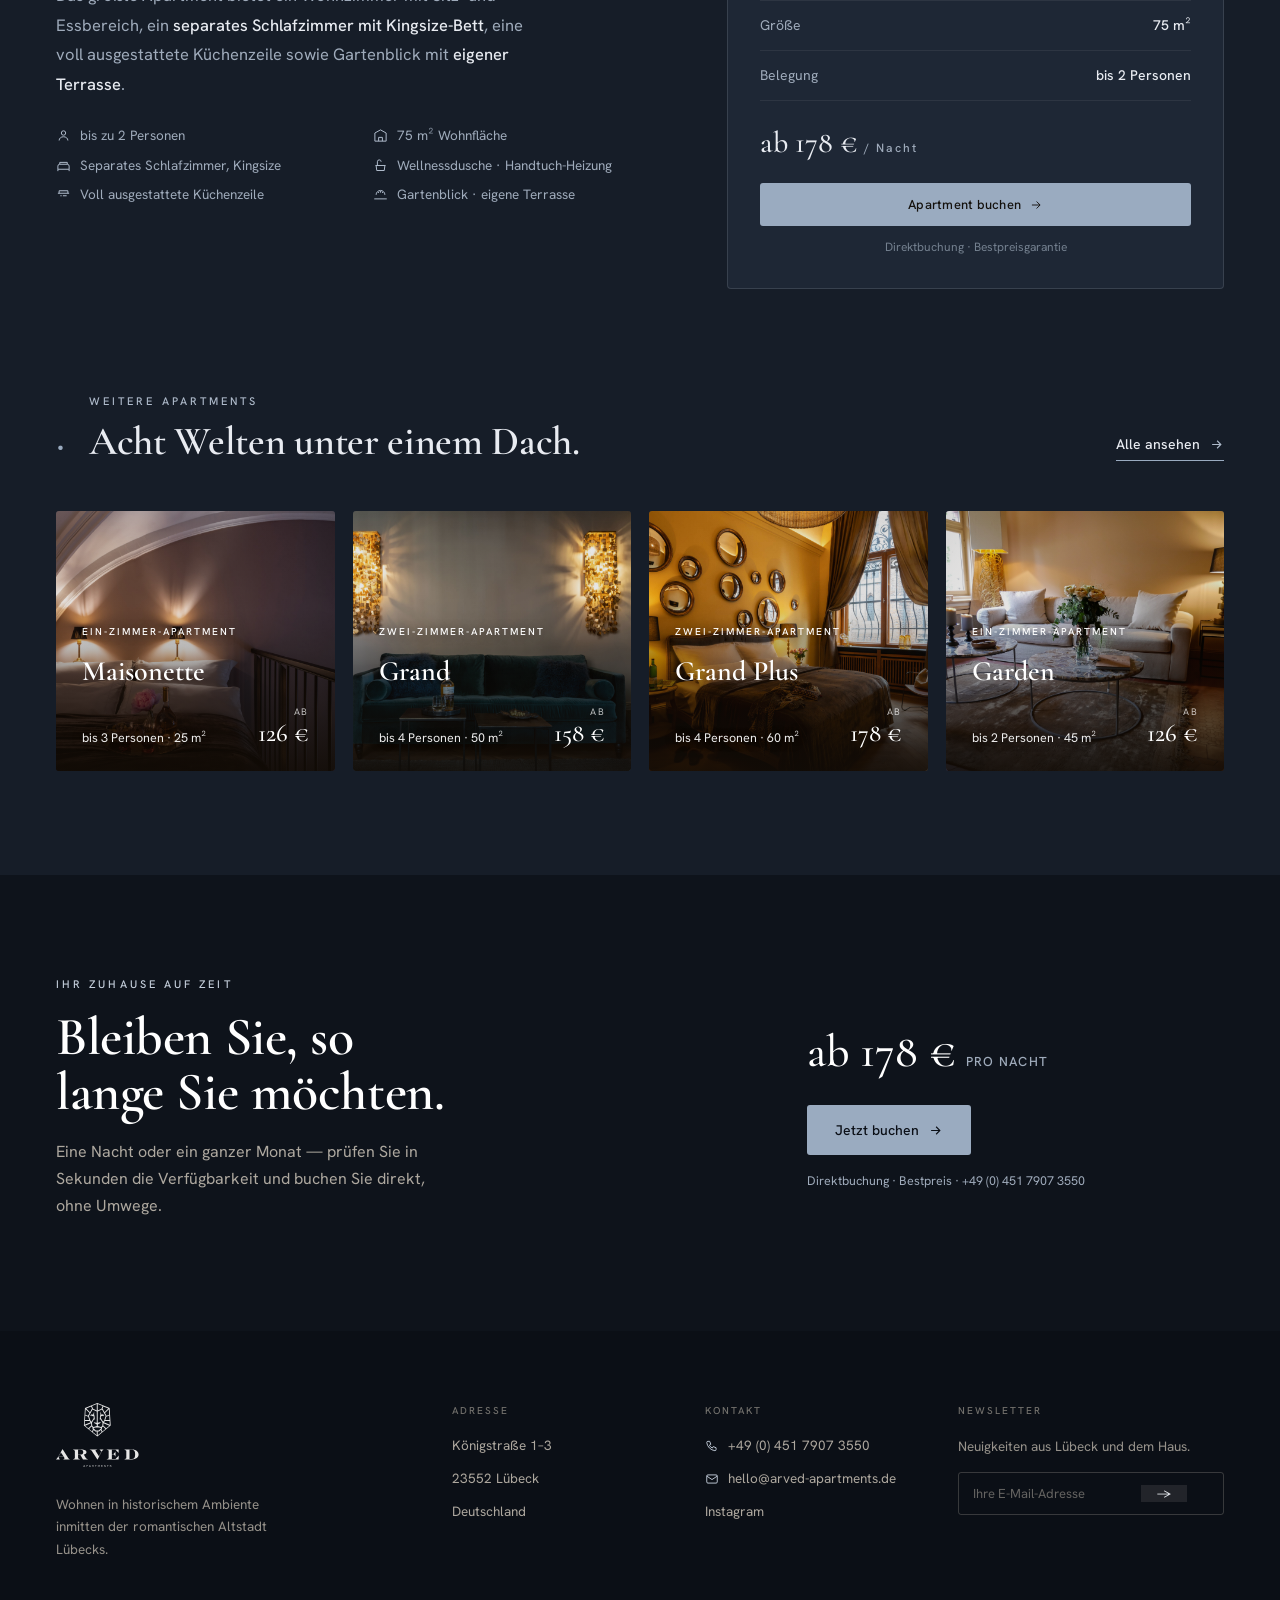
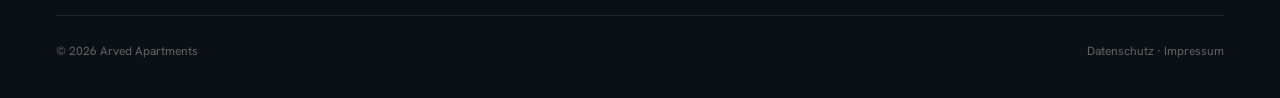
<file: apartment-garden-plus.html>
<!DOCTYPE html>
<html lang="de" data-theme="magnus"><head><meta charset="utf-8"><meta name="viewport" content="width=device-width, initial-scale=1"><title>Garden Plus — Arved Apartments</title>
<link rel="stylesheet" href="arved.css?v=5"><script src="arved.js?v=5"></script></head><body>
  <div class="util"><div class="util-in"><div class="l"><a href="tel:+4945179073550"><svg viewBox="0 0 24 24"><path d="M5 4h3l2 5-2.5 1.5a11 11 0 0 0 5 5L14 13l5 2v3a2 2 0 0 1-2 2A16 16 0 0 1 3 6a2 2 0 0 1 2-2Z"/></svg>+49 (0) 451 7907 3550</a><span class="dot">·</span><a href="mailto:hello@arved-apartments.de"><svg viewBox="0 0 24 24"><rect x="3" y="5" width="18" height="14" rx="2"/><path d="m3 7 9 6 9-6"/></svg>hello@arved-apartments.de</a><span class="dot">·</span><span><svg viewBox="0 0 24 24"><path d="M20 10c0 6-8 12-8 12s-8-6-8-12a8 8 0 0 1 16 0Z"/><circle cx="12" cy="10" r="3"/></svg>Königstraße 1–3, 23552 Lübeck</span></div><div class="lang"><b>DE</b> · EN</div></div></div>
  <header class="nav"><div class="nav-in"><a class="mark" href="index.html"><img src="assets/arved/logo-wordmark-cream.svg" alt="ARVED Apartments · Lübeck"></a><nav class="nav-l"><a href="apartments.html" class="on">Apartments</a><a href="heritage.html">Heritage</a><a href="event-salon.html">Event Salon</a><a href="lubeck.html">Lübeck Guide</a></nav><a class="btn-ink" href="https://booking2.softtec.software/arvedapartments" target="_blank" rel="noopener">Buchen <svg viewBox="0 0 24 24"><path d="M5 12h14M13 6l6 6-6 6"/></svg></a></div></header>
  <section class="phero" style="padding:0;"><img src="assets/arved/gardenplus-3.jpg" alt="Garden Plus Apartment" style="object-position:center 50%;"><div class="phero-ov"></div><div class="in"><span class="eb">Zwei-Zimmer-Apartment</span><h1>Garden Plus</h1><p>Bequemes Bett, Wellnessdusche, Gartenblick und eigene Terrasse.</p></div></section>
  <div class="crumb"><div class="wrap"><div><a href="index.html">Start</a><span class="sep">/</span><a href="apartments.html">Apartments</a><span class="sep">/</span><b>Garden Plus</b></div><div>ab 178 € · pro Nacht</div></div></div>

  <section><div class="wrap">
    <div class="gal">
        <a href="https://booking2.softtec.software/arvedapartments" target="_blank" rel="noopener"><img src="assets/arved/gardenplus-3.jpg" alt="Garden Plus — Wohnraum"></a>
        <a href="https://booking2.softtec.software/arvedapartments" target="_blank" rel="noopener"><img src="assets/arved/gardenplus-2.jpg" alt="Garden Plus — Küche"></a>
        <a href="https://booking2.softtec.software/arvedapartments" target="_blank" rel="noopener"><img src="assets/arved/gardenplus-4.jpg" alt="Garden Plus — Schlafzimmer"></a>
        <a href="https://booking2.softtec.software/arvedapartments" target="_blank" rel="noopener"><img src="assets/arved/gardenplus-1.jpg" alt="Garden Plus — Bad"></a>
    </div>
    <div class="facts" style="margin-top:64px;">
      <div class="prose">
        <span class="eb">Ausstattung</span>
        <h2 style="font-family:var(--serif);font-size:clamp(28px,3vw,40px);font-weight:500;letter-spacing:-0.02em;line-height:1.1;margin:12px 0 22px;max-width:16ch;">Ruhig wohnen, mit Charakter.</h2>
        <p>Das größte Apartment bietet ein Wohnzimmer mit Sitz- und Essbereich, ein <strong>separates Schlafzimmer mit Kingsize-Bett</strong>, eine voll ausgestattete Küchenzeile sowie Gartenblick mit <strong>eigener Terrasse</strong>.</p>
        <ul class="spec-list" style="grid-template-columns:1fr 1fr;max-width:none;margin-top:26px;"><li><svg viewBox="0 0 24 24"><circle cx="12" cy="8" r="3.5"/><path d="M5 20c0-3.6 3.1-6 7-6s7 2.4 7 6"/></svg>bis zu 2 Personen</li><li><svg viewBox="0 0 24 24"><path d="M3 21V8l9-5 9 5v13M3 21h18M9 21v-6h6v6"/></svg>75 m² Wohnfläche</li><li><svg viewBox="0 0 24 24"><path d="M3 18v-5a3 3 0 0 1 3-3h12a3 3 0 0 1 3 3v5M3 18h18M3 18v3M21 18v3M6 10V7h12v3"/></svg>Separates Schlafzimmer, Kingsize</li><li><svg viewBox="0 0 24 24"><path d="M4 12h16M7 12V6a3 3 0 0 1 6 0M5 12l1 8h12l1-8"/></svg>Wellnessdusche · Handtuch-Heizung</li><li><svg viewBox="0 0 24 24"><path d="M3 10h18M5 10V6h14v4M7 14h2M11 14h6"/></svg>Voll ausgestattete Küchenzeile</li><li><svg viewBox="0 0 24 24"><path d="M5 12.5a7 7 0 0 1 14 0M2 19h20M8.5 9.5l1-2M12 9l0-2.5M15.5 9.5l-1-2"/></svg>Gartenblick · eigene Terrasse</li></ul>
      </div>
      <aside class="factbox">
        <h4>Auf einen Blick</h4>
        <div class="r"><span>Kategorie</span><b>Zwei-Zimmer-Apartment</b></div>
        <div class="r"><span>Zimmer</span><b>2</b></div>
        <div class="r"><span>Größe</span><b>75 m²</b></div>
        <div class="r"><span>Belegung</span><b>bis 2 Personen</b></div>
        <div class="pr">ab 178 €<small>/ Nacht</small></div>
        <a class="btn-ink" style="width:100%;justify-content:center;" href="https://booking2.softtec.software/arvedapartments" target="_blank" rel="noopener">Apartment buchen <svg viewBox="0 0 24 24"><path d="M5 12h14M13 6l6 6-6 6"/></svg></a>
        <div style="text-align:center;font-size:12px;color:var(--t3);margin-top:12px;">Direktbuchung · Bestpreisgarantie</div>
      </aside>
    </div>
  </div></section>

  <section style="padding-top:0;"><div class="wrap">
    <div class="shead between"><div class="lh"><span class="rn" style="font-size:46px;">·</span><div><span class="eb">Weitere Apartments</span><h2 style="font-size:clamp(28px,3.2vw,40px);">Acht Welten unter einem Dach.</h2></div></div><a class="lnk" href="apartments.html">Alle ansehen <svg viewBox="0 0 24 24"><path d="M5 12h14M13 6l6 6-6 6"/></svg></a></div>
    <div style="display:grid;grid-template-columns:repeat(auto-fit,minmax(220px,1fr));gap:18px;">
        <a class="acard" style="min-height:260px;" href="apartment-maisonette.html"><img src="assets/arved/maisonette-3.jpg" alt="Maisonette"><div class="g"></div><div class="c"><span class="cat">Ein-Zimmer-Apartment</span><h3>Maisonette</h3><div class="row"><span class="spec">bis 3 Personen · 25 m²</span><span class="pr"><small>ab</small><b>126 €</b></span></div></div></a>
        <a class="acard" style="min-height:260px;" href="apartment-grand.html"><img src="assets/arved/grand-1.jpg" alt="Grand"><div class="g"></div><div class="c"><span class="cat">Zwei-Zimmer-Apartment</span><h3>Grand</h3><div class="row"><span class="spec">bis 4 Personen · 50 m²</span><span class="pr"><small>ab</small><b>158 €</b></span></div></div></a>
        <a class="acard" style="min-height:260px;" href="apartment-grand-plus.html"><img src="assets/arved/grandplus-3.jpg" alt="Grand Plus"><div class="g"></div><div class="c"><span class="cat">Zwei-Zimmer-Apartment</span><h3>Grand Plus</h3><div class="row"><span class="spec">bis 4 Personen · 60 m²</span><span class="pr"><small>ab</small><b>178 €</b></span></div></div></a>
        <a class="acard" style="min-height:260px;" href="apartment-garden.html"><img src="assets/arved/garden-1.jpg" alt="Garden"><div class="g"></div><div class="c"><span class="cat">Ein-Zimmer-Apartment</span><h3>Garden</h3><div class="row"><span class="spec">bis 2 Personen · 45 m²</span><span class="pr"><small>ab</small><b>126 €</b></span></div></div></a>
    </div>
  </div></section>

  <section class="band" style="padding:0;"><div class="wrap"><div><span class="eb">Ihr Zuhause auf Zeit</span><h2>Bleiben Sie, so lange Sie möchten.</h2><p>Eine Nacht oder ein ganzer Monat — prüfen Sie in Sekunden die Verfügbarkeit und buchen Sie direkt, ohne Umwege.</p></div><div class="band-cta"><div class="band-price">ab 178 €<small>pro Nacht</small></div><a class="btn-brass" style="margin-top:0;" href="https://booking2.softtec.software/arvedapartments" target="_blank" rel="noopener">Jetzt buchen <svg viewBox="0 0 24 24"><path d="M5 12h14M13 6l6 6-6 6"/></svg></a><span class="band-note">Direktbuchung · Bestpreis · +49 (0) 451 7907 3550</span></div></div></section>
  <footer><div class="wrap"><div class="ft"><div><div class="mark"><img src="assets/arved/logo-lion-cream.svg" alt="ARVED Apartments · Lübeck"></div><p>Wohnen in historischem Ambiente inmitten der romantischen Altstadt Lübecks.</p></div><div class="col"><h4>Adresse</h4><div>Königstraße 1–3</div><div>23552 Lübeck</div><div>Deutschland</div></div><div class="col"><h4>Kontakt</h4><a href="tel:+4945179073550"><svg viewBox="0 0 24 24"><path d="M5 4h3l2 5-2.5 1.5a11 11 0 0 0 5 5L14 13l5 2v3a2 2 0 0 1-2 2A16 16 0 0 1 3 6a2 2 0 0 1 2-2Z"/></svg>+49 (0) 451 7907 3550</a><a href="mailto:hello@arved-apartments.de"><svg viewBox="0 0 24 24"><rect x="3" y="5" width="18" height="14" rx="2"/><path d="m3 7 9 6 9-6"/></svg>hello@arved-apartments.de</a><a href="https://www.instagram.com/arvedapartments/" target="_blank" rel="noopener">Instagram</a></div><div class="col"><h4>Newsletter</h4><p style="margin:0 0 14px;">Neuigkeiten aus Lübeck und dem Haus.</p><div class="nl"><input type="email" placeholder="Ihre E-Mail-Adresse"><button>→</button></div></div></div><div class="ft-b"><span>© 2026 Arved Apartments</span><span><a href="#">Datenschutz</a> · <a href="#">Impressum</a></span></div></div></footer>
</body></html>
</file>
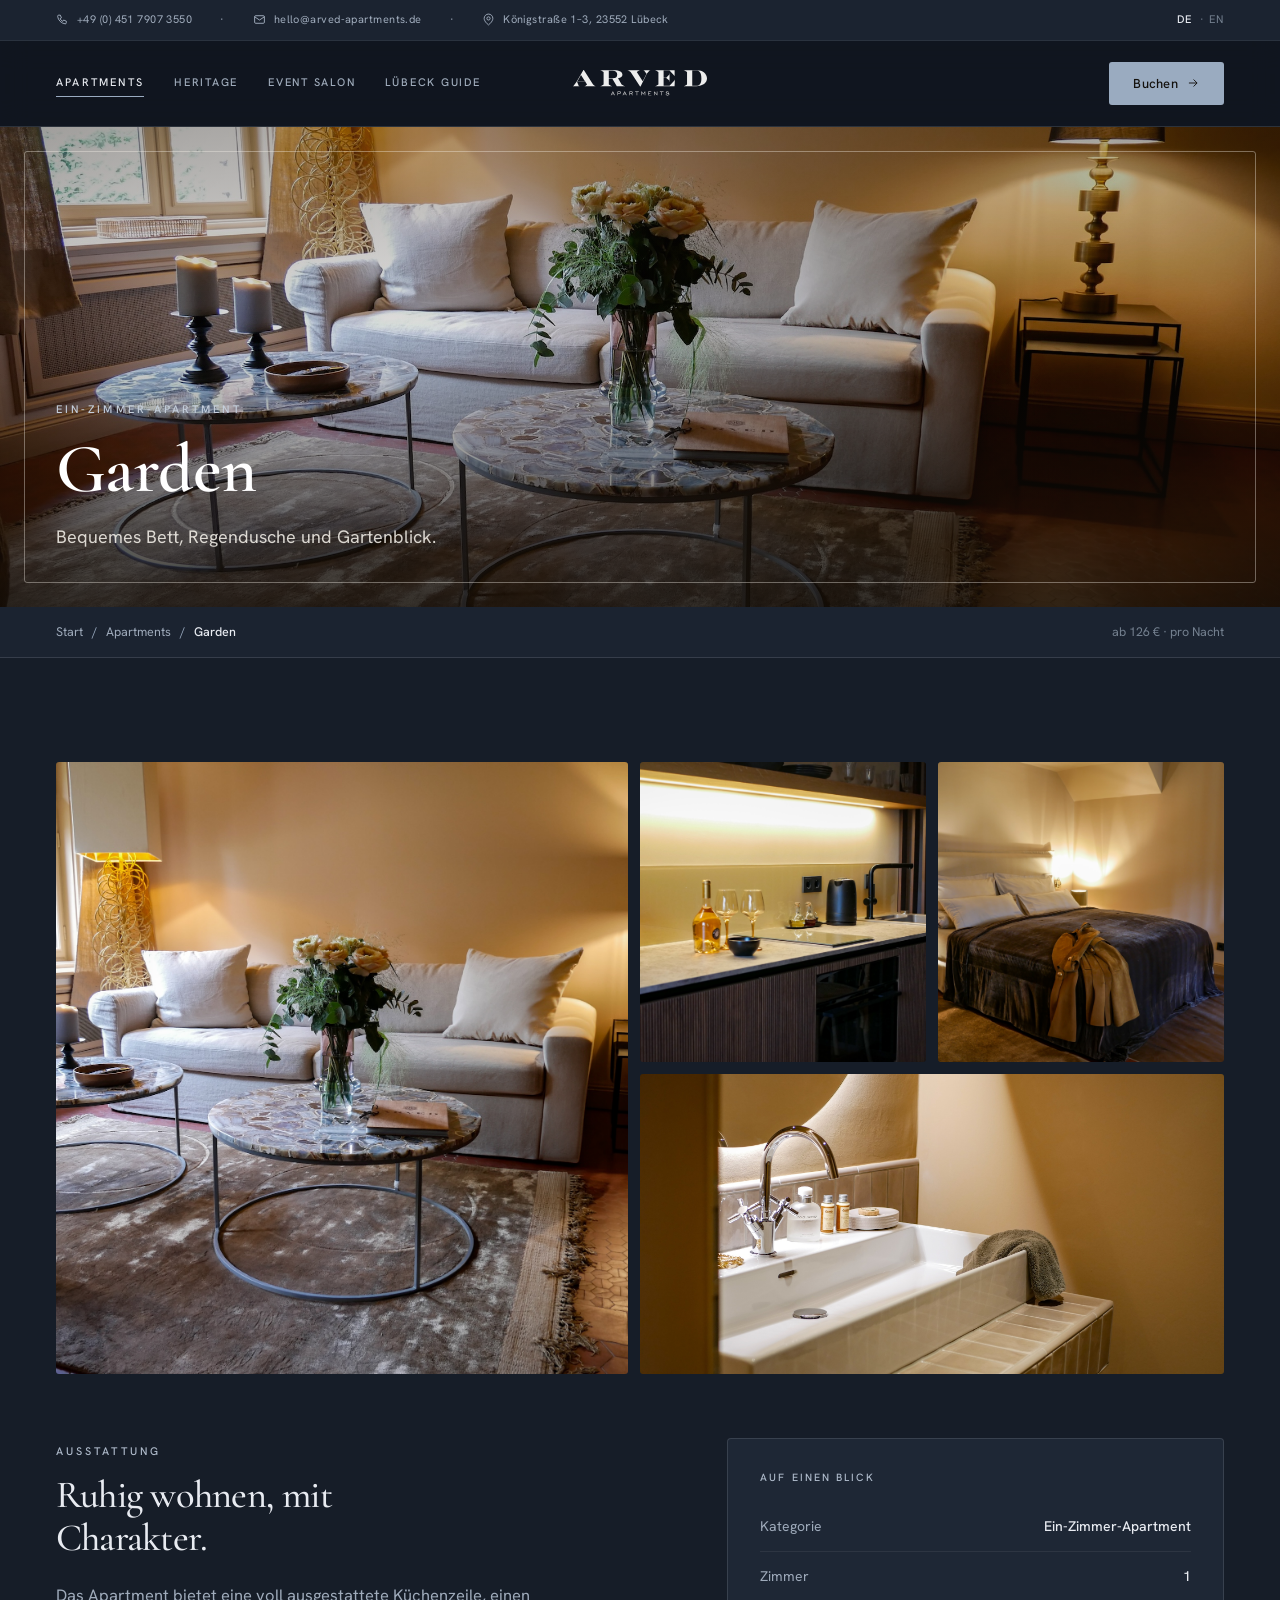
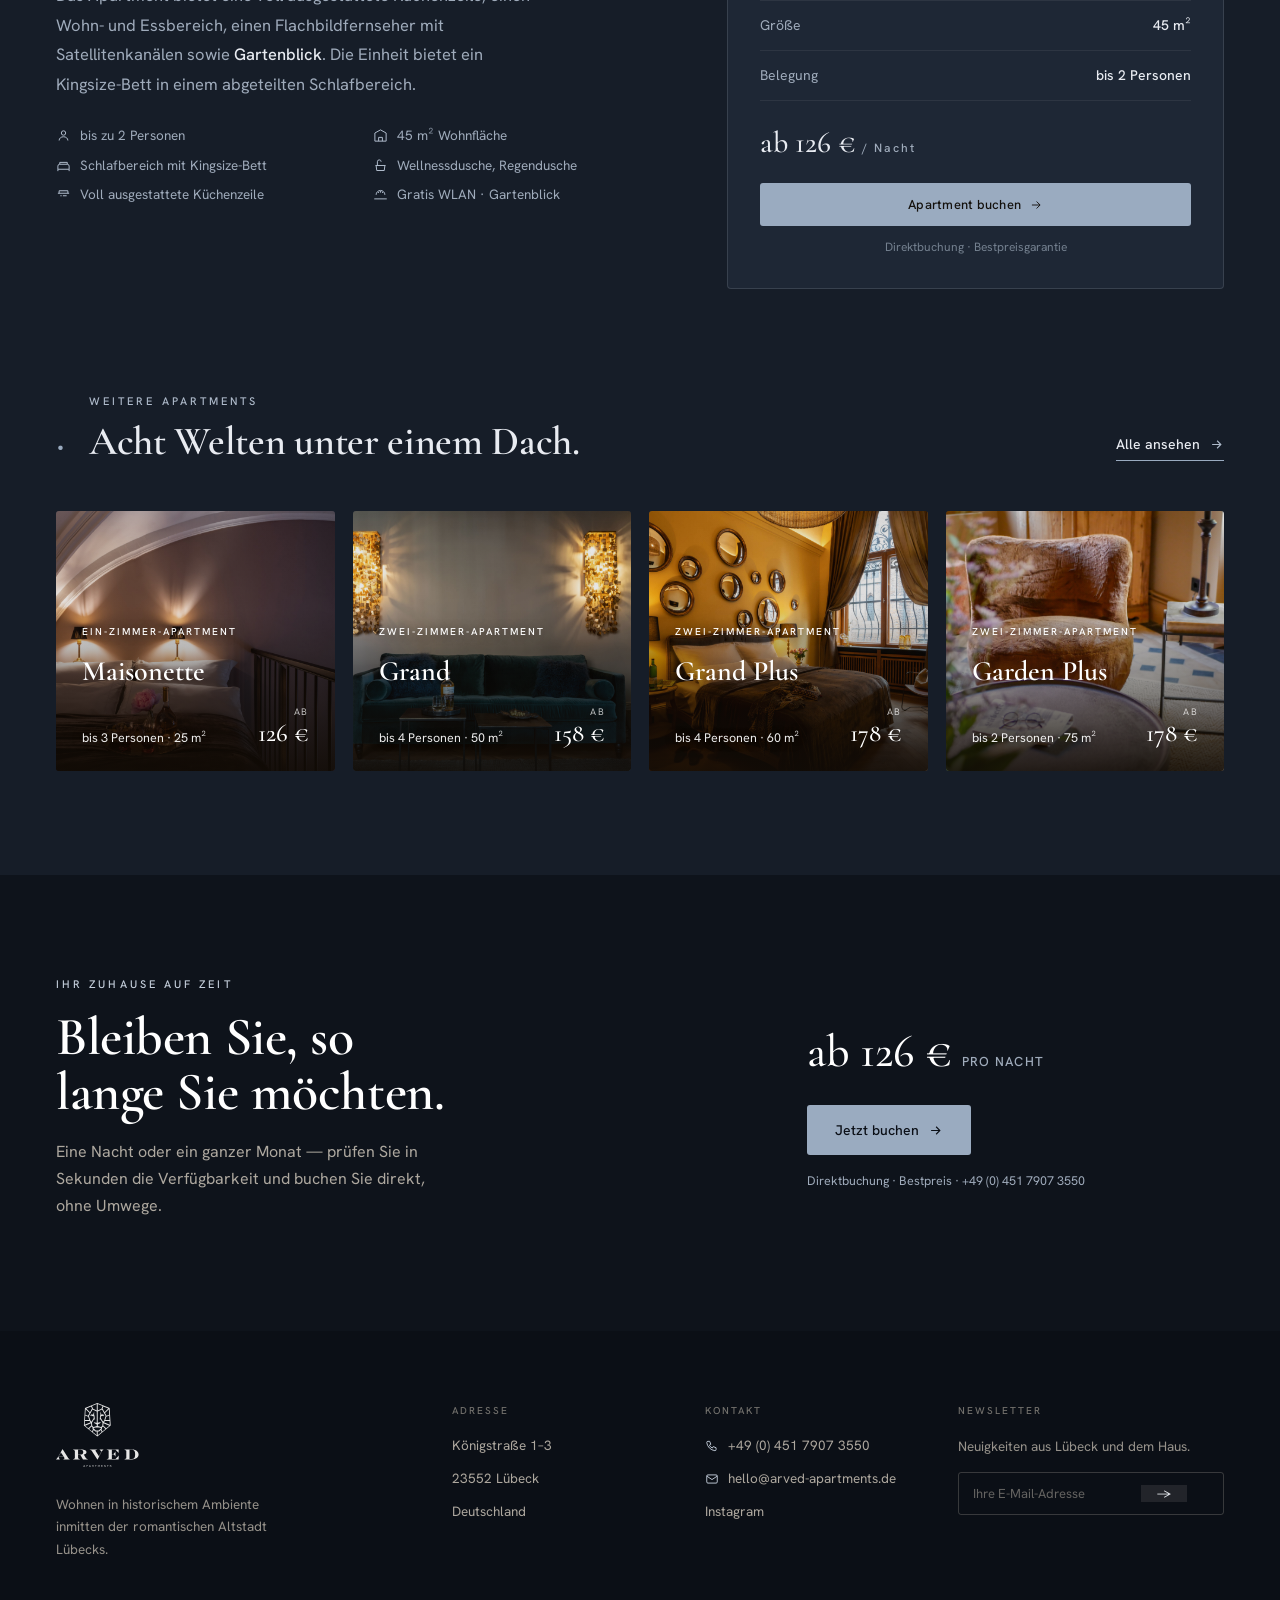
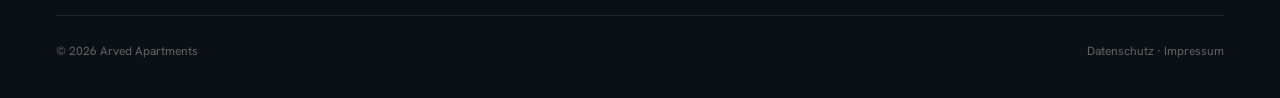
<file: apartment-garden.html>
<!DOCTYPE html>
<html lang="de" data-theme="magnus"><head><meta charset="utf-8"><meta name="viewport" content="width=device-width, initial-scale=1"><title>Garden — Arved Apartments</title>
<link rel="stylesheet" href="arved.css?v=5"><script src="arved.js?v=5"></script></head><body>
  <div class="util"><div class="util-in"><div class="l"><a href="tel:+4945179073550"><svg viewBox="0 0 24 24"><path d="M5 4h3l2 5-2.5 1.5a11 11 0 0 0 5 5L14 13l5 2v3a2 2 0 0 1-2 2A16 16 0 0 1 3 6a2 2 0 0 1 2-2Z"/></svg>+49 (0) 451 7907 3550</a><span class="dot">·</span><a href="mailto:hello@arved-apartments.de"><svg viewBox="0 0 24 24"><rect x="3" y="5" width="18" height="14" rx="2"/><path d="m3 7 9 6 9-6"/></svg>hello@arved-apartments.de</a><span class="dot">·</span><span><svg viewBox="0 0 24 24"><path d="M20 10c0 6-8 12-8 12s-8-6-8-12a8 8 0 0 1 16 0Z"/><circle cx="12" cy="10" r="3"/></svg>Königstraße 1–3, 23552 Lübeck</span></div><div class="lang"><b>DE</b> · EN</div></div></div>
  <header class="nav"><div class="nav-in"><a class="mark" href="index.html"><img src="assets/arved/logo-wordmark-cream.svg" alt="ARVED Apartments · Lübeck"></a><nav class="nav-l"><a href="apartments.html" class="on">Apartments</a><a href="heritage.html">Heritage</a><a href="event-salon.html">Event Salon</a><a href="lubeck.html">Lübeck Guide</a></nav><a class="btn-ink" href="https://booking2.softtec.software/arvedapartments" target="_blank" rel="noopener">Buchen <svg viewBox="0 0 24 24"><path d="M5 12h14M13 6l6 6-6 6"/></svg></a></div></header>
  <section class="phero" style="padding:0;"><img src="assets/arved/garden-1.jpg" alt="Garden Apartment" style="object-position:center 50%;"><div class="phero-ov"></div><div class="in"><span class="eb">Ein-Zimmer-Apartment</span><h1>Garden</h1><p>Bequemes Bett, Regendusche und Gartenblick.</p></div></section>
  <div class="crumb"><div class="wrap"><div><a href="index.html">Start</a><span class="sep">/</span><a href="apartments.html">Apartments</a><span class="sep">/</span><b>Garden</b></div><div>ab 126 € · pro Nacht</div></div></div>

  <section><div class="wrap">
    <div class="gal">
        <a href="https://booking2.softtec.software/arvedapartments" target="_blank" rel="noopener"><img src="assets/arved/garden-1.jpg" alt="Garden — Wohnzimmer"></a>
        <a href="https://booking2.softtec.software/arvedapartments" target="_blank" rel="noopener"><img src="assets/arved/garden-2.jpg" alt="Garden — Küchenzeile"></a>
        <a href="https://booking2.softtec.software/arvedapartments" target="_blank" rel="noopener"><img src="assets/arved/garden-3.jpg" alt="Garden — Schlafbereich"></a>
        <a href="https://booking2.softtec.software/arvedapartments" target="_blank" rel="noopener"><img src="assets/arved/garden-4.jpg" alt="Garden — Bad"></a>
    </div>
    <div class="facts" style="margin-top:64px;">
      <div class="prose">
        <span class="eb">Ausstattung</span>
        <h2 style="font-family:var(--serif);font-size:clamp(28px,3vw,40px);font-weight:500;letter-spacing:-0.02em;line-height:1.1;margin:12px 0 22px;max-width:16ch;">Ruhig wohnen, mit Charakter.</h2>
        <p>Das Apartment bietet eine voll ausgestattete Küchenzeile, einen Wohn- und Essbereich, einen Flachbildfernseher mit Satellitenkanälen sowie <strong>Gartenblick</strong>. Die Einheit bietet ein Kingsize-Bett in einem abgeteilten Schlafbereich.</p>
        <ul class="spec-list" style="grid-template-columns:1fr 1fr;max-width:none;margin-top:26px;"><li><svg viewBox="0 0 24 24"><circle cx="12" cy="8" r="3.5"/><path d="M5 20c0-3.6 3.1-6 7-6s7 2.4 7 6"/></svg>bis zu 2 Personen</li><li><svg viewBox="0 0 24 24"><path d="M3 21V8l9-5 9 5v13M3 21h18M9 21v-6h6v6"/></svg>45 m² Wohnfläche</li><li><svg viewBox="0 0 24 24"><path d="M3 18v-5a3 3 0 0 1 3-3h12a3 3 0 0 1 3 3v5M3 18h18M3 18v3M21 18v3M6 10V7h12v3"/></svg>Schlafbereich mit Kingsize-Bett</li><li><svg viewBox="0 0 24 24"><path d="M4 12h16M7 12V6a3 3 0 0 1 6 0M5 12l1 8h12l1-8"/></svg>Wellnessdusche, Regendusche</li><li><svg viewBox="0 0 24 24"><path d="M3 10h18M5 10V6h14v4M7 14h2M11 14h6"/></svg>Voll ausgestattete Küchenzeile</li><li><svg viewBox="0 0 24 24"><path d="M5 12.5a7 7 0 0 1 14 0M2 19h20M8.5 9.5l1-2M12 9l0-2.5M15.5 9.5l-1-2"/></svg>Gratis WLAN · Gartenblick</li></ul>
      </div>
      <aside class="factbox">
        <h4>Auf einen Blick</h4>
        <div class="r"><span>Kategorie</span><b>Ein-Zimmer-Apartment</b></div>
        <div class="r"><span>Zimmer</span><b>1</b></div>
        <div class="r"><span>Größe</span><b>45 m²</b></div>
        <div class="r"><span>Belegung</span><b>bis 2 Personen</b></div>
        <div class="pr">ab 126 €<small>/ Nacht</small></div>
        <a class="btn-ink" style="width:100%;justify-content:center;" href="https://booking2.softtec.software/arvedapartments" target="_blank" rel="noopener">Apartment buchen <svg viewBox="0 0 24 24"><path d="M5 12h14M13 6l6 6-6 6"/></svg></a>
        <div style="text-align:center;font-size:12px;color:var(--t3);margin-top:12px;">Direktbuchung · Bestpreisgarantie</div>
      </aside>
    </div>
  </div></section>

  <section style="padding-top:0;"><div class="wrap">
    <div class="shead between"><div class="lh"><span class="rn" style="font-size:46px;">·</span><div><span class="eb">Weitere Apartments</span><h2 style="font-size:clamp(28px,3.2vw,40px);">Acht Welten unter einem Dach.</h2></div></div><a class="lnk" href="apartments.html">Alle ansehen <svg viewBox="0 0 24 24"><path d="M5 12h14M13 6l6 6-6 6"/></svg></a></div>
    <div style="display:grid;grid-template-columns:repeat(auto-fit,minmax(220px,1fr));gap:18px;">
        <a class="acard" style="min-height:260px;" href="apartment-maisonette.html"><img src="assets/arved/maisonette-3.jpg" alt="Maisonette"><div class="g"></div><div class="c"><span class="cat">Ein-Zimmer-Apartment</span><h3>Maisonette</h3><div class="row"><span class="spec">bis 3 Personen · 25 m²</span><span class="pr"><small>ab</small><b>126 €</b></span></div></div></a>
        <a class="acard" style="min-height:260px;" href="apartment-grand.html"><img src="assets/arved/grand-1.jpg" alt="Grand"><div class="g"></div><div class="c"><span class="cat">Zwei-Zimmer-Apartment</span><h3>Grand</h3><div class="row"><span class="spec">bis 4 Personen · 50 m²</span><span class="pr"><small>ab</small><b>158 €</b></span></div></div></a>
        <a class="acard" style="min-height:260px;" href="apartment-grand-plus.html"><img src="assets/arved/grandplus-3.jpg" alt="Grand Plus"><div class="g"></div><div class="c"><span class="cat">Zwei-Zimmer-Apartment</span><h3>Grand Plus</h3><div class="row"><span class="spec">bis 4 Personen · 60 m²</span><span class="pr"><small>ab</small><b>178 €</b></span></div></div></a>
        <a class="acard" style="min-height:260px;" href="apartment-garden-plus.html"><img src="assets/arved/gardenplus-4.jpg" alt="Garden Plus"><div class="g"></div><div class="c"><span class="cat">Zwei-Zimmer-Apartment</span><h3>Garden Plus</h3><div class="row"><span class="spec">bis 2 Personen · 75 m²</span><span class="pr"><small>ab</small><b>178 €</b></span></div></div></a>
    </div>
  </div></section>

  <section class="band" style="padding:0;"><div class="wrap"><div><span class="eb">Ihr Zuhause auf Zeit</span><h2>Bleiben Sie, so lange Sie möchten.</h2><p>Eine Nacht oder ein ganzer Monat — prüfen Sie in Sekunden die Verfügbarkeit und buchen Sie direkt, ohne Umwege.</p></div><div class="band-cta"><div class="band-price">ab 126 €<small>pro Nacht</small></div><a class="btn-brass" style="margin-top:0;" href="https://booking2.softtec.software/arvedapartments" target="_blank" rel="noopener">Jetzt buchen <svg viewBox="0 0 24 24"><path d="M5 12h14M13 6l6 6-6 6"/></svg></a><span class="band-note">Direktbuchung · Bestpreis · +49 (0) 451 7907 3550</span></div></div></section>
  <footer><div class="wrap"><div class="ft"><div><div class="mark"><img src="assets/arved/logo-lion-cream.svg" alt="ARVED Apartments · Lübeck"></div><p>Wohnen in historischem Ambiente inmitten der romantischen Altstadt Lübecks.</p></div><div class="col"><h4>Adresse</h4><div>Königstraße 1–3</div><div>23552 Lübeck</div><div>Deutschland</div></div><div class="col"><h4>Kontakt</h4><a href="tel:+4945179073550"><svg viewBox="0 0 24 24"><path d="M5 4h3l2 5-2.5 1.5a11 11 0 0 0 5 5L14 13l5 2v3a2 2 0 0 1-2 2A16 16 0 0 1 3 6a2 2 0 0 1 2-2Z"/></svg>+49 (0) 451 7907 3550</a><a href="mailto:hello@arved-apartments.de"><svg viewBox="0 0 24 24"><rect x="3" y="5" width="18" height="14" rx="2"/><path d="m3 7 9 6 9-6"/></svg>hello@arved-apartments.de</a><a href="https://www.instagram.com/arvedapartments/" target="_blank" rel="noopener">Instagram</a></div><div class="col"><h4>Newsletter</h4><p style="margin:0 0 14px;">Neuigkeiten aus Lübeck und dem Haus.</p><div class="nl"><input type="email" placeholder="Ihre E-Mail-Adresse"><button>→</button></div></div></div><div class="ft-b"><span>© 2026 Arved Apartments</span><span><a href="#">Datenschutz</a> · <a href="#">Impressum</a></span></div></div></footer>
</body></html>
</file>
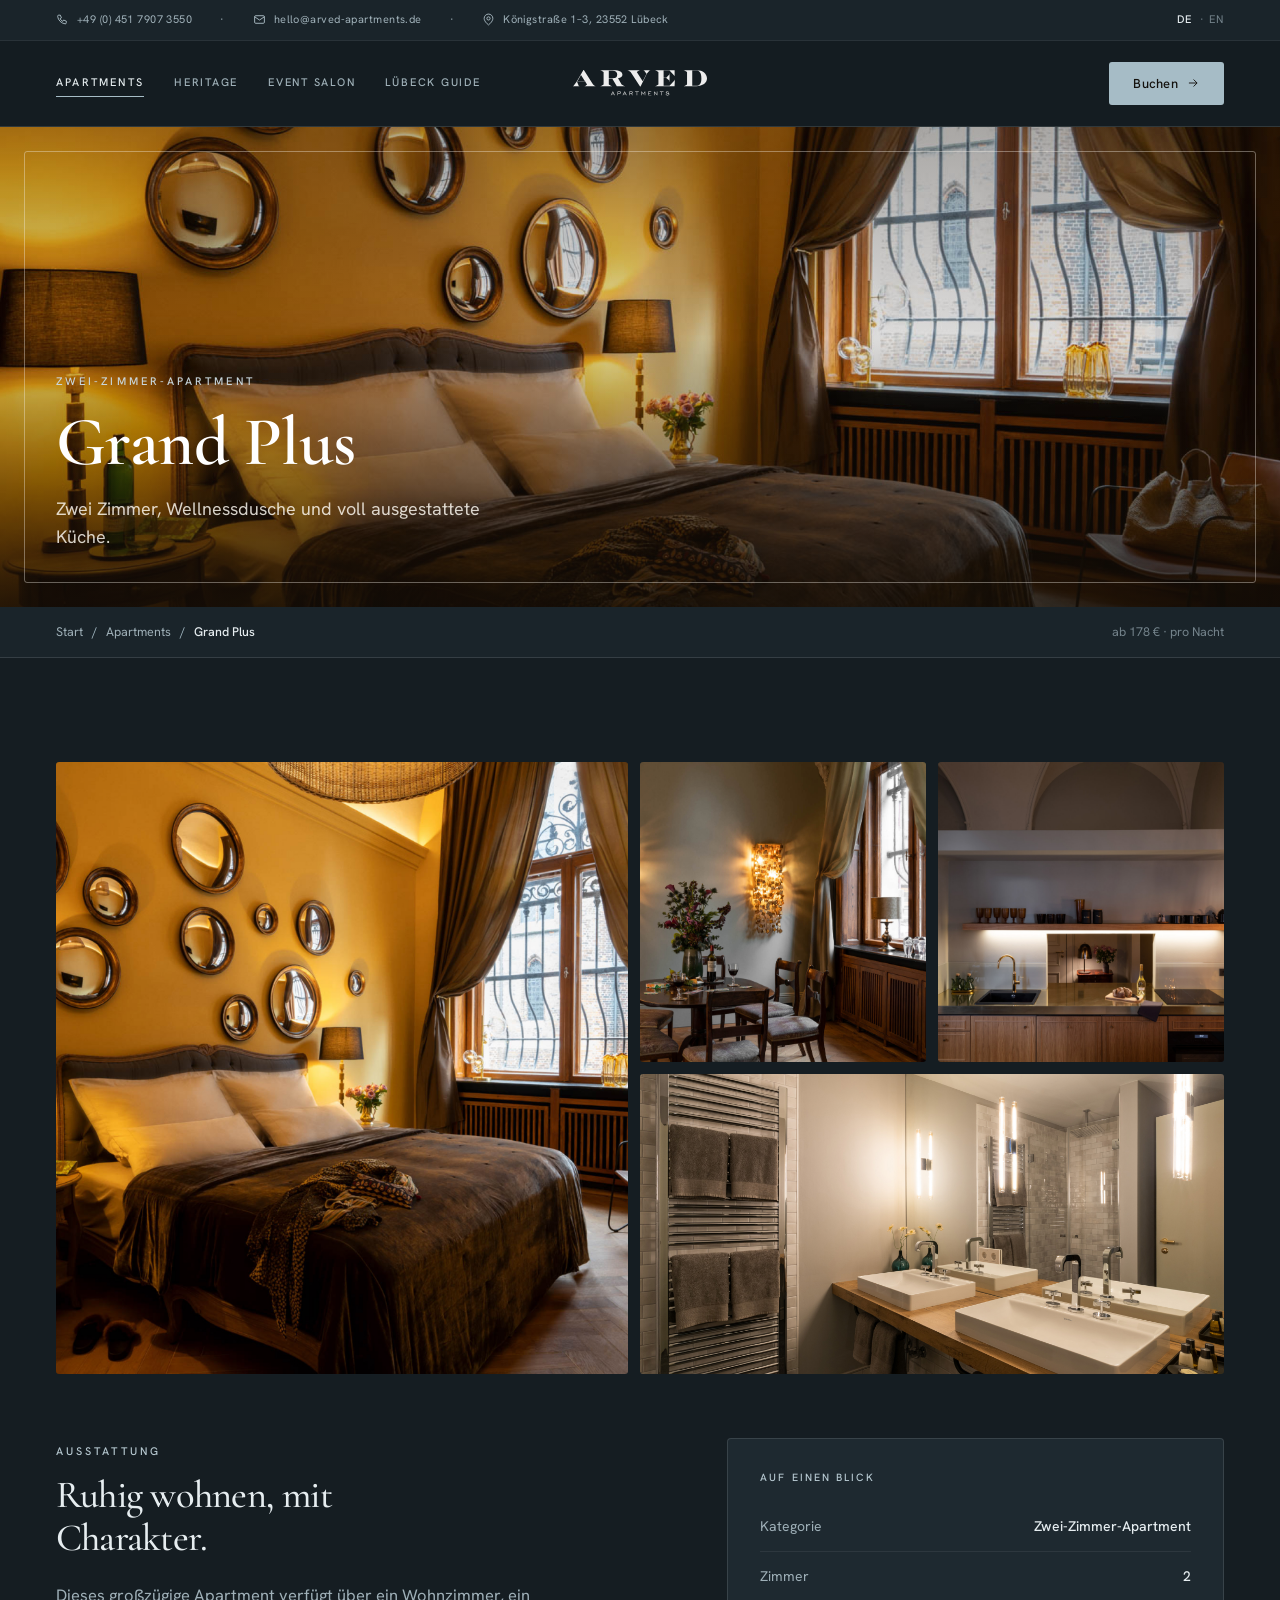
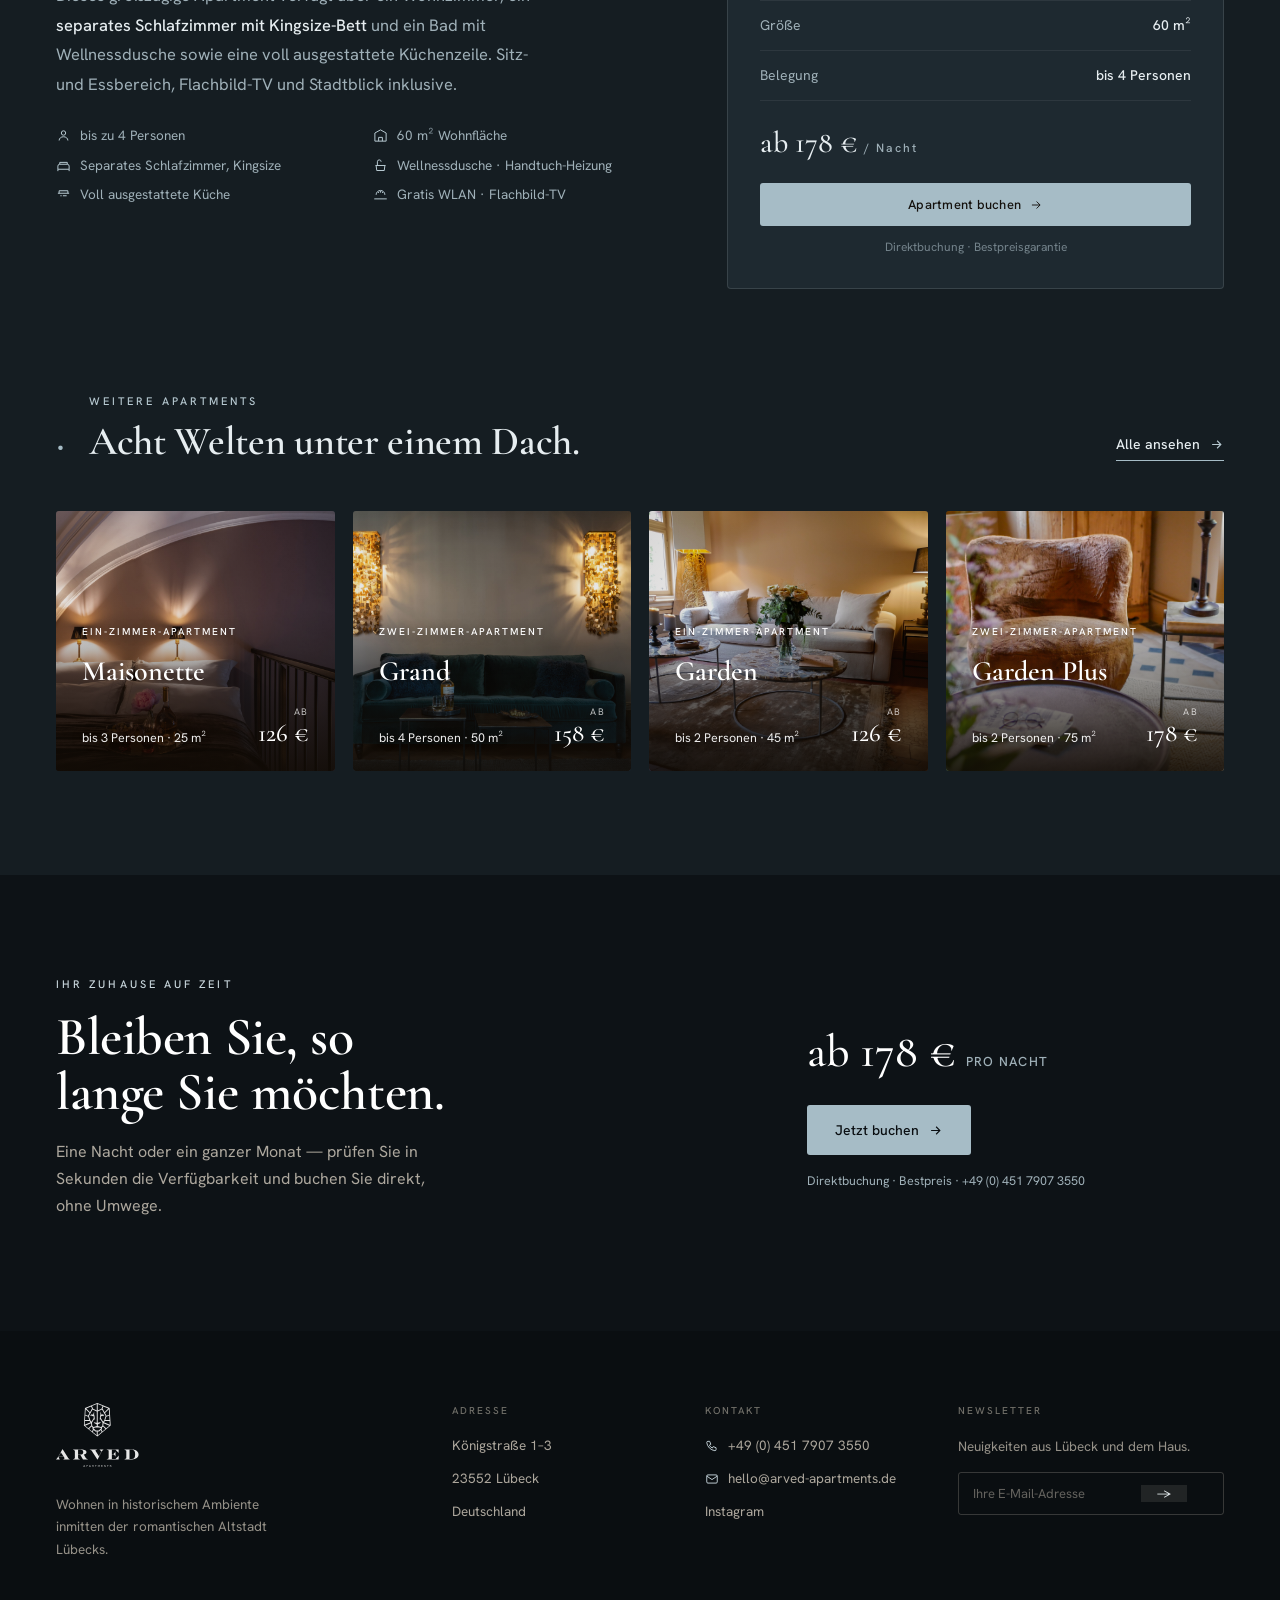
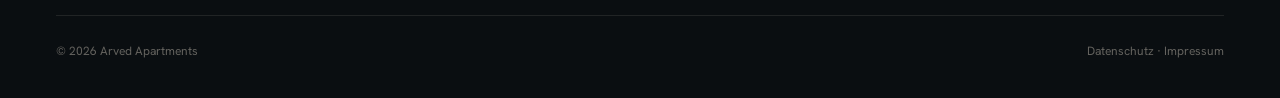
<file: apartment-grand-plus.html>
<!DOCTYPE html>
<html lang="de" data-theme="carl"><head><meta charset="utf-8"><meta name="viewport" content="width=device-width, initial-scale=1"><title>Grand Plus — Arved Apartments</title>
<link rel="stylesheet" href="arved.css?v=5"><script src="arved.js?v=5"></script></head><body>
  <div class="util"><div class="util-in"><div class="l"><a href="tel:+4945179073550"><svg viewBox="0 0 24 24"><path d="M5 4h3l2 5-2.5 1.5a11 11 0 0 0 5 5L14 13l5 2v3a2 2 0 0 1-2 2A16 16 0 0 1 3 6a2 2 0 0 1 2-2Z"/></svg>+49 (0) 451 7907 3550</a><span class="dot">·</span><a href="mailto:hello@arved-apartments.de"><svg viewBox="0 0 24 24"><rect x="3" y="5" width="18" height="14" rx="2"/><path d="m3 7 9 6 9-6"/></svg>hello@arved-apartments.de</a><span class="dot">·</span><span><svg viewBox="0 0 24 24"><path d="M20 10c0 6-8 12-8 12s-8-6-8-12a8 8 0 0 1 16 0Z"/><circle cx="12" cy="10" r="3"/></svg>Königstraße 1–3, 23552 Lübeck</span></div><div class="lang"><b>DE</b> · EN</div></div></div>
  <header class="nav"><div class="nav-in"><a class="mark" href="index.html"><img src="assets/arved/logo-wordmark-cream.svg" alt="ARVED Apartments · Lübeck"></a><nav class="nav-l"><a href="apartments.html" class="on">Apartments</a><a href="heritage.html">Heritage</a><a href="event-salon.html">Event Salon</a><a href="lubeck.html">Lübeck Guide</a></nav><a class="btn-ink" href="https://booking2.softtec.software/arvedapartments" target="_blank" rel="noopener">Buchen <svg viewBox="0 0 24 24"><path d="M5 12h14M13 6l6 6-6 6"/></svg></a></div></header>
  <section class="phero" style="padding:0;"><img src="assets/arved/grandplus-3.jpg" alt="Grand Plus Apartment" style="object-position:center 50%;"><div class="phero-ov"></div><div class="in"><span class="eb">Zwei-Zimmer-Apartment</span><h1>Grand Plus</h1><p>Zwei Zimmer, Wellnessdusche und voll ausgestattete Küche.</p></div></section>
  <div class="crumb"><div class="wrap"><div><a href="index.html">Start</a><span class="sep">/</span><a href="apartments.html">Apartments</a><span class="sep">/</span><b>Grand Plus</b></div><div>ab 178 € · pro Nacht</div></div></div>

  <section><div class="wrap">
    <div class="gal">
        <a href="https://booking2.softtec.software/arvedapartments" target="_blank" rel="noopener"><img src="assets/arved/grandplus-3.jpg" alt="Grand Plus — Schlafzimmer"></a>
        <a href="https://booking2.softtec.software/arvedapartments" target="_blank" rel="noopener"><img src="assets/arved/grandplus-1.jpg" alt="Grand Plus — Wohnraum"></a>
        <a href="https://booking2.softtec.software/arvedapartments" target="_blank" rel="noopener"><img src="assets/arved/grandplus-2.jpg" alt="Grand Plus — Küche"></a>
        <a href="https://booking2.softtec.software/arvedapartments" target="_blank" rel="noopener"><img src="assets/arved/grandplus-4.jpg" alt="Grand Plus — Bad"></a>
    </div>
    <div class="facts" style="margin-top:64px;">
      <div class="prose">
        <span class="eb">Ausstattung</span>
        <h2 style="font-family:var(--serif);font-size:clamp(28px,3vw,40px);font-weight:500;letter-spacing:-0.02em;line-height:1.1;margin:12px 0 22px;max-width:16ch;">Ruhig wohnen, mit Charakter.</h2>
        <p>Dieses großzügige Apartment verfügt über ein Wohnzimmer, ein <strong>separates Schlafzimmer mit Kingsize-Bett</strong> und ein Bad mit Wellnessdusche sowie eine voll ausgestattete Küchenzeile. Sitz- und Essbereich, Flachbild-TV und Stadtblick inklusive.</p>
        <ul class="spec-list" style="grid-template-columns:1fr 1fr;max-width:none;margin-top:26px;"><li><svg viewBox="0 0 24 24"><circle cx="12" cy="8" r="3.5"/><path d="M5 20c0-3.6 3.1-6 7-6s7 2.4 7 6"/></svg>bis zu 4 Personen</li><li><svg viewBox="0 0 24 24"><path d="M3 21V8l9-5 9 5v13M3 21h18M9 21v-6h6v6"/></svg>60 m² Wohnfläche</li><li><svg viewBox="0 0 24 24"><path d="M3 18v-5a3 3 0 0 1 3-3h12a3 3 0 0 1 3 3v5M3 18h18M3 18v3M21 18v3M6 10V7h12v3"/></svg>Separates Schlafzimmer, Kingsize</li><li><svg viewBox="0 0 24 24"><path d="M4 12h16M7 12V6a3 3 0 0 1 6 0M5 12l1 8h12l1-8"/></svg>Wellnessdusche · Handtuch-Heizung</li><li><svg viewBox="0 0 24 24"><path d="M3 10h18M5 10V6h14v4M7 14h2M11 14h6"/></svg>Voll ausgestattete Küche</li><li><svg viewBox="0 0 24 24"><path d="M5 12.5a7 7 0 0 1 14 0M2 19h20M8.5 9.5l1-2M12 9l0-2.5M15.5 9.5l-1-2"/></svg>Gratis WLAN · Flachbild-TV</li></ul>
      </div>
      <aside class="factbox">
        <h4>Auf einen Blick</h4>
        <div class="r"><span>Kategorie</span><b>Zwei-Zimmer-Apartment</b></div>
        <div class="r"><span>Zimmer</span><b>2</b></div>
        <div class="r"><span>Größe</span><b>60 m²</b></div>
        <div class="r"><span>Belegung</span><b>bis 4 Personen</b></div>
        <div class="pr">ab 178 €<small>/ Nacht</small></div>
        <a class="btn-ink" style="width:100%;justify-content:center;" href="https://booking2.softtec.software/arvedapartments" target="_blank" rel="noopener">Apartment buchen <svg viewBox="0 0 24 24"><path d="M5 12h14M13 6l6 6-6 6"/></svg></a>
        <div style="text-align:center;font-size:12px;color:var(--t3);margin-top:12px;">Direktbuchung · Bestpreisgarantie</div>
      </aside>
    </div>
  </div></section>

  <section style="padding-top:0;"><div class="wrap">
    <div class="shead between"><div class="lh"><span class="rn" style="font-size:46px;">·</span><div><span class="eb">Weitere Apartments</span><h2 style="font-size:clamp(28px,3.2vw,40px);">Acht Welten unter einem Dach.</h2></div></div><a class="lnk" href="apartments.html">Alle ansehen <svg viewBox="0 0 24 24"><path d="M5 12h14M13 6l6 6-6 6"/></svg></a></div>
    <div style="display:grid;grid-template-columns:repeat(auto-fit,minmax(220px,1fr));gap:18px;">
        <a class="acard" style="min-height:260px;" href="apartment-maisonette.html"><img src="assets/arved/maisonette-3.jpg" alt="Maisonette"><div class="g"></div><div class="c"><span class="cat">Ein-Zimmer-Apartment</span><h3>Maisonette</h3><div class="row"><span class="spec">bis 3 Personen · 25 m²</span><span class="pr"><small>ab</small><b>126 €</b></span></div></div></a>
        <a class="acard" style="min-height:260px;" href="apartment-grand.html"><img src="assets/arved/grand-1.jpg" alt="Grand"><div class="g"></div><div class="c"><span class="cat">Zwei-Zimmer-Apartment</span><h3>Grand</h3><div class="row"><span class="spec">bis 4 Personen · 50 m²</span><span class="pr"><small>ab</small><b>158 €</b></span></div></div></a>
        <a class="acard" style="min-height:260px;" href="apartment-garden.html"><img src="assets/arved/garden-1.jpg" alt="Garden"><div class="g"></div><div class="c"><span class="cat">Ein-Zimmer-Apartment</span><h3>Garden</h3><div class="row"><span class="spec">bis 2 Personen · 45 m²</span><span class="pr"><small>ab</small><b>126 €</b></span></div></div></a>
        <a class="acard" style="min-height:260px;" href="apartment-garden-plus.html"><img src="assets/arved/gardenplus-4.jpg" alt="Garden Plus"><div class="g"></div><div class="c"><span class="cat">Zwei-Zimmer-Apartment</span><h3>Garden Plus</h3><div class="row"><span class="spec">bis 2 Personen · 75 m²</span><span class="pr"><small>ab</small><b>178 €</b></span></div></div></a>
    </div>
  </div></section>

  <section class="band" style="padding:0;"><div class="wrap"><div><span class="eb">Ihr Zuhause auf Zeit</span><h2>Bleiben Sie, so lange Sie möchten.</h2><p>Eine Nacht oder ein ganzer Monat — prüfen Sie in Sekunden die Verfügbarkeit und buchen Sie direkt, ohne Umwege.</p></div><div class="band-cta"><div class="band-price">ab 178 €<small>pro Nacht</small></div><a class="btn-brass" style="margin-top:0;" href="https://booking2.softtec.software/arvedapartments" target="_blank" rel="noopener">Jetzt buchen <svg viewBox="0 0 24 24"><path d="M5 12h14M13 6l6 6-6 6"/></svg></a><span class="band-note">Direktbuchung · Bestpreis · +49 (0) 451 7907 3550</span></div></div></section>
  <footer><div class="wrap"><div class="ft"><div><div class="mark"><img src="assets/arved/logo-lion-cream.svg" alt="ARVED Apartments · Lübeck"></div><p>Wohnen in historischem Ambiente inmitten der romantischen Altstadt Lübecks.</p></div><div class="col"><h4>Adresse</h4><div>Königstraße 1–3</div><div>23552 Lübeck</div><div>Deutschland</div></div><div class="col"><h4>Kontakt</h4><a href="tel:+4945179073550"><svg viewBox="0 0 24 24"><path d="M5 4h3l2 5-2.5 1.5a11 11 0 0 0 5 5L14 13l5 2v3a2 2 0 0 1-2 2A16 16 0 0 1 3 6a2 2 0 0 1 2-2Z"/></svg>+49 (0) 451 7907 3550</a><a href="mailto:hello@arved-apartments.de"><svg viewBox="0 0 24 24"><rect x="3" y="5" width="18" height="14" rx="2"/><path d="m3 7 9 6 9-6"/></svg>hello@arved-apartments.de</a><a href="https://www.instagram.com/arvedapartments/" target="_blank" rel="noopener">Instagram</a></div><div class="col"><h4>Newsletter</h4><p style="margin:0 0 14px;">Neuigkeiten aus Lübeck und dem Haus.</p><div class="nl"><input type="email" placeholder="Ihre E-Mail-Adresse"><button>→</button></div></div></div><div class="ft-b"><span>© 2026 Arved Apartments</span><span><a href="#">Datenschutz</a> · <a href="#">Impressum</a></span></div></div></footer>
</body></html>
</file>
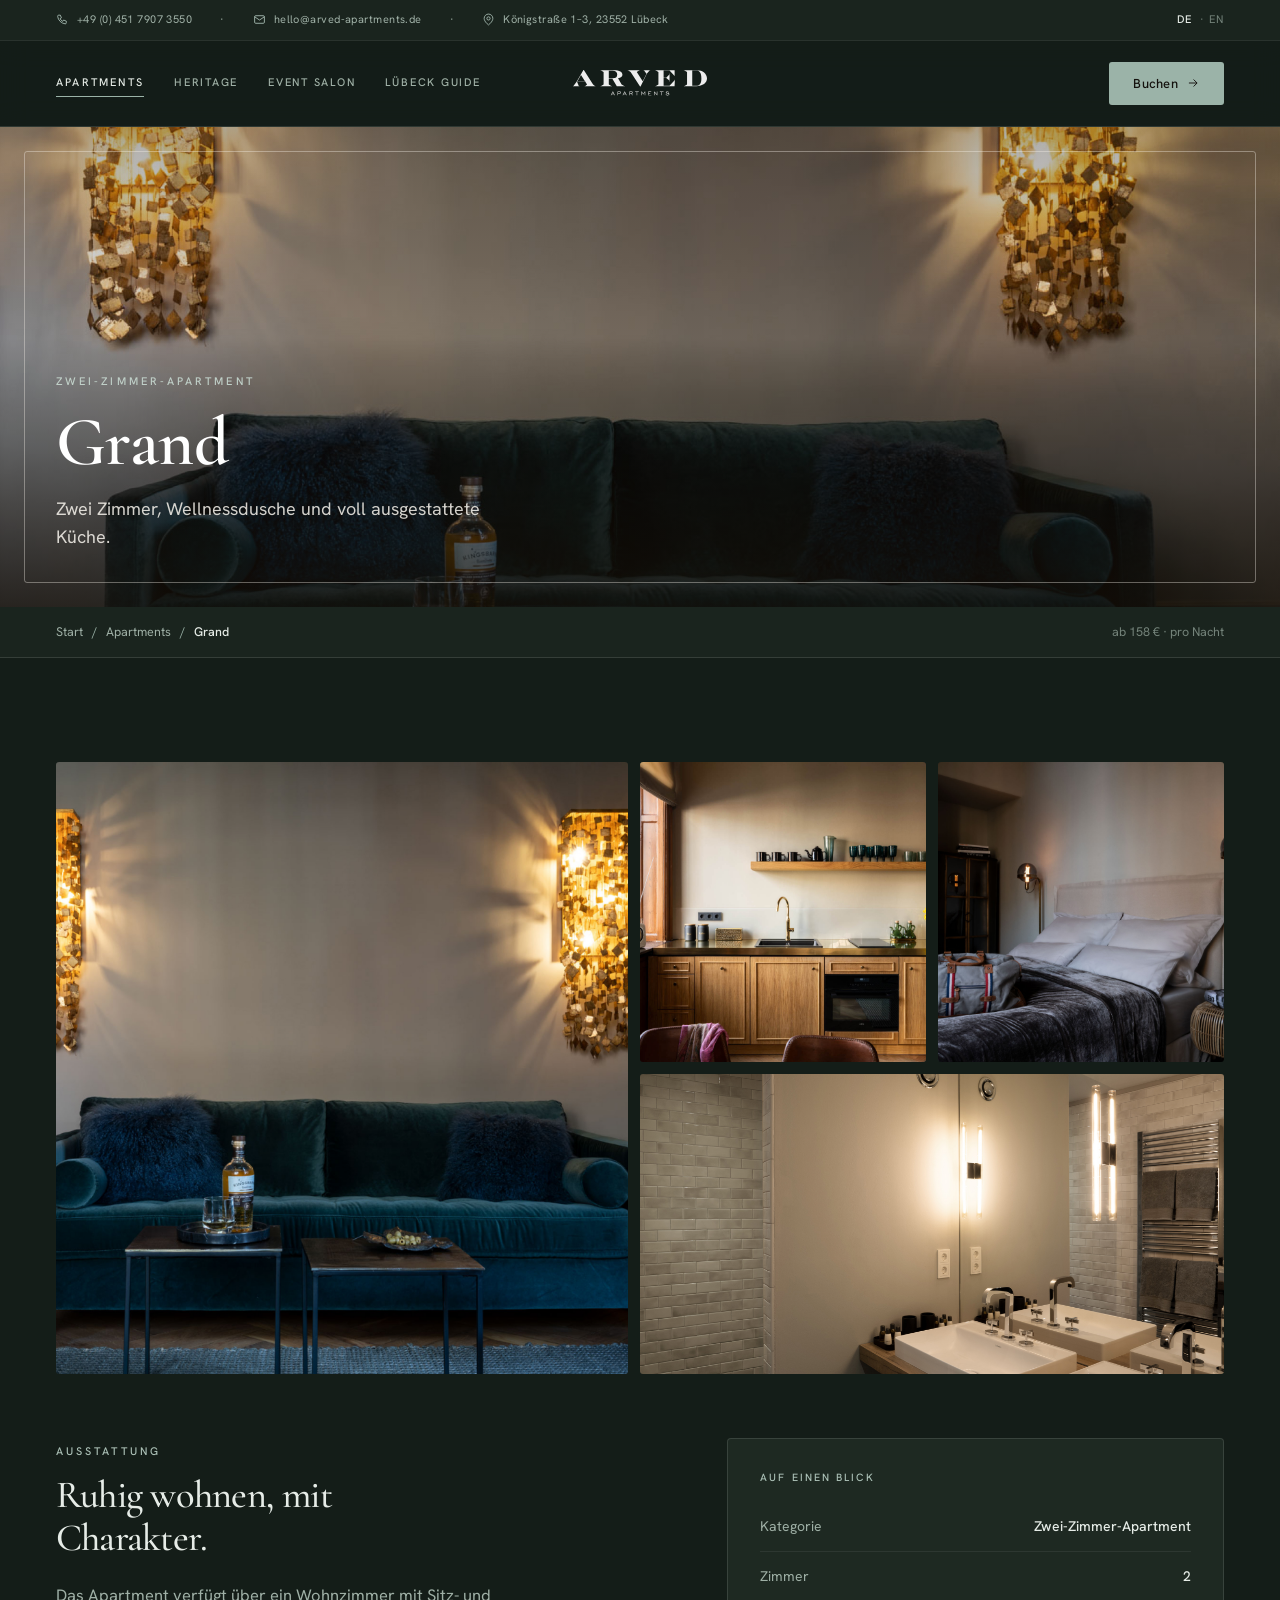
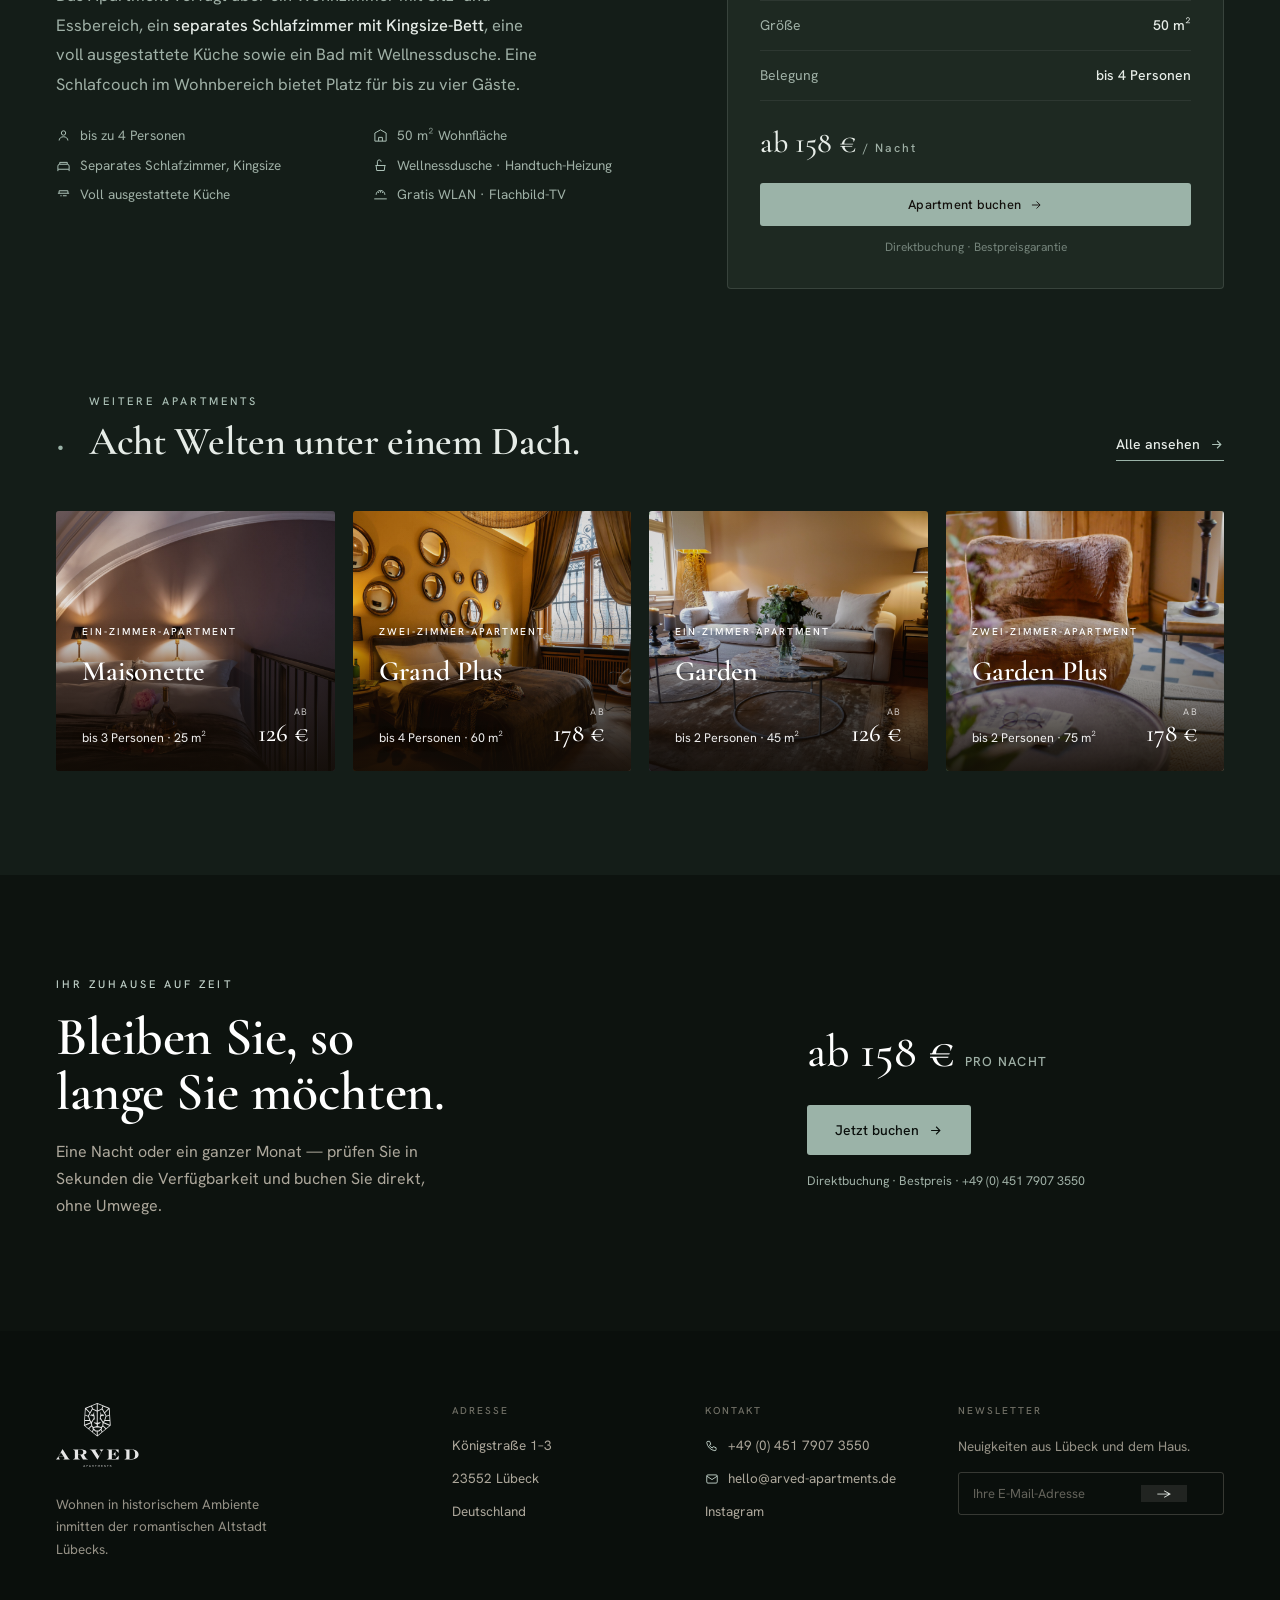
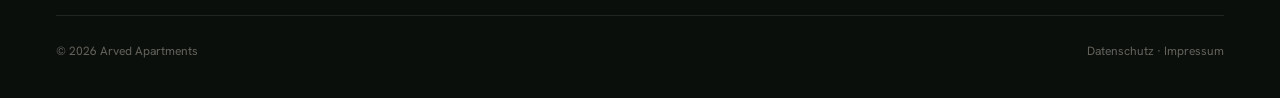
<file: apartment-grand.html>
<!DOCTYPE html>
<html lang="de" data-theme="thyra"><head><meta charset="utf-8"><meta name="viewport" content="width=device-width, initial-scale=1"><title>Grand — Arved Apartments</title>
<link rel="stylesheet" href="arved.css?v=5"><script src="arved.js?v=5"></script></head><body>
  <div class="util"><div class="util-in"><div class="l"><a href="tel:+4945179073550"><svg viewBox="0 0 24 24"><path d="M5 4h3l2 5-2.5 1.5a11 11 0 0 0 5 5L14 13l5 2v3a2 2 0 0 1-2 2A16 16 0 0 1 3 6a2 2 0 0 1 2-2Z"/></svg>+49 (0) 451 7907 3550</a><span class="dot">·</span><a href="mailto:hello@arved-apartments.de"><svg viewBox="0 0 24 24"><rect x="3" y="5" width="18" height="14" rx="2"/><path d="m3 7 9 6 9-6"/></svg>hello@arved-apartments.de</a><span class="dot">·</span><span><svg viewBox="0 0 24 24"><path d="M20 10c0 6-8 12-8 12s-8-6-8-12a8 8 0 0 1 16 0Z"/><circle cx="12" cy="10" r="3"/></svg>Königstraße 1–3, 23552 Lübeck</span></div><div class="lang"><b>DE</b> · EN</div></div></div>
  <header class="nav"><div class="nav-in"><a class="mark" href="index.html"><img src="assets/arved/logo-wordmark-cream.svg" alt="ARVED Apartments · Lübeck"></a><nav class="nav-l"><a href="apartments.html" class="on">Apartments</a><a href="heritage.html">Heritage</a><a href="event-salon.html">Event Salon</a><a href="lubeck.html">Lübeck Guide</a></nav><a class="btn-ink" href="https://booking2.softtec.software/arvedapartments" target="_blank" rel="noopener">Buchen <svg viewBox="0 0 24 24"><path d="M5 12h14M13 6l6 6-6 6"/></svg></a></div></header>
  <section class="phero" style="padding:0;"><img src="assets/arved/grand-1.jpg" alt="Grand Apartment" style="object-position:center 50%;"><div class="phero-ov"></div><div class="in"><span class="eb">Zwei-Zimmer-Apartment</span><h1>Grand</h1><p>Zwei Zimmer, Wellnessdusche und voll ausgestattete Küche.</p></div></section>
  <div class="crumb"><div class="wrap"><div><a href="index.html">Start</a><span class="sep">/</span><a href="apartments.html">Apartments</a><span class="sep">/</span><b>Grand</b></div><div>ab 158 € · pro Nacht</div></div></div>

  <section><div class="wrap">
    <div class="gal">
        <a href="https://booking2.softtec.software/arvedapartments" target="_blank" rel="noopener"><img src="assets/arved/grand-1.jpg" alt="Grand — Wohnsalon"></a>
        <a href="https://booking2.softtec.software/arvedapartments" target="_blank" rel="noopener"><img src="assets/arved/grand-2.jpg" alt="Grand — Küche"></a>
        <a href="https://booking2.softtec.software/arvedapartments" target="_blank" rel="noopener"><img src="assets/arved/grand-3.jpg" alt="Grand — Schlafzimmer"></a>
        <a href="https://booking2.softtec.software/arvedapartments" target="_blank" rel="noopener"><img src="assets/arved/grand-4.jpg" alt="Grand — Bad"></a>
    </div>
    <div class="facts" style="margin-top:64px;">
      <div class="prose">
        <span class="eb">Ausstattung</span>
        <h2 style="font-family:var(--serif);font-size:clamp(28px,3vw,40px);font-weight:500;letter-spacing:-0.02em;line-height:1.1;margin:12px 0 22px;max-width:16ch;">Ruhig wohnen, mit Charakter.</h2>
        <p>Das Apartment verfügt über ein Wohnzimmer mit Sitz- und Essbereich, ein <strong>separates Schlafzimmer mit Kingsize-Bett</strong>, eine voll ausgestattete Küche sowie ein Bad mit Wellnessdusche. Eine Schlafcouch im Wohnbereich bietet Platz für bis zu vier Gäste.</p>
        <ul class="spec-list" style="grid-template-columns:1fr 1fr;max-width:none;margin-top:26px;"><li><svg viewBox="0 0 24 24"><circle cx="12" cy="8" r="3.5"/><path d="M5 20c0-3.6 3.1-6 7-6s7 2.4 7 6"/></svg>bis zu 4 Personen</li><li><svg viewBox="0 0 24 24"><path d="M3 21V8l9-5 9 5v13M3 21h18M9 21v-6h6v6"/></svg>50 m² Wohnfläche</li><li><svg viewBox="0 0 24 24"><path d="M3 18v-5a3 3 0 0 1 3-3h12a3 3 0 0 1 3 3v5M3 18h18M3 18v3M21 18v3M6 10V7h12v3"/></svg>Separates Schlafzimmer, Kingsize</li><li><svg viewBox="0 0 24 24"><path d="M4 12h16M7 12V6a3 3 0 0 1 6 0M5 12l1 8h12l1-8"/></svg>Wellnessdusche · Handtuch-Heizung</li><li><svg viewBox="0 0 24 24"><path d="M3 10h18M5 10V6h14v4M7 14h2M11 14h6"/></svg>Voll ausgestattete Küche</li><li><svg viewBox="0 0 24 24"><path d="M5 12.5a7 7 0 0 1 14 0M2 19h20M8.5 9.5l1-2M12 9l0-2.5M15.5 9.5l-1-2"/></svg>Gratis WLAN · Flachbild-TV</li></ul>
      </div>
      <aside class="factbox">
        <h4>Auf einen Blick</h4>
        <div class="r"><span>Kategorie</span><b>Zwei-Zimmer-Apartment</b></div>
        <div class="r"><span>Zimmer</span><b>2</b></div>
        <div class="r"><span>Größe</span><b>50 m²</b></div>
        <div class="r"><span>Belegung</span><b>bis 4 Personen</b></div>
        <div class="pr">ab 158 €<small>/ Nacht</small></div>
        <a class="btn-ink" style="width:100%;justify-content:center;" href="https://booking2.softtec.software/arvedapartments" target="_blank" rel="noopener">Apartment buchen <svg viewBox="0 0 24 24"><path d="M5 12h14M13 6l6 6-6 6"/></svg></a>
        <div style="text-align:center;font-size:12px;color:var(--t3);margin-top:12px;">Direktbuchung · Bestpreisgarantie</div>
      </aside>
    </div>
  </div></section>

  <section style="padding-top:0;"><div class="wrap">
    <div class="shead between"><div class="lh"><span class="rn" style="font-size:46px;">·</span><div><span class="eb">Weitere Apartments</span><h2 style="font-size:clamp(28px,3.2vw,40px);">Acht Welten unter einem Dach.</h2></div></div><a class="lnk" href="apartments.html">Alle ansehen <svg viewBox="0 0 24 24"><path d="M5 12h14M13 6l6 6-6 6"/></svg></a></div>
    <div style="display:grid;grid-template-columns:repeat(auto-fit,minmax(220px,1fr));gap:18px;">
        <a class="acard" style="min-height:260px;" href="apartment-maisonette.html"><img src="assets/arved/maisonette-3.jpg" alt="Maisonette"><div class="g"></div><div class="c"><span class="cat">Ein-Zimmer-Apartment</span><h3>Maisonette</h3><div class="row"><span class="spec">bis 3 Personen · 25 m²</span><span class="pr"><small>ab</small><b>126 €</b></span></div></div></a>
        <a class="acard" style="min-height:260px;" href="apartment-grand-plus.html"><img src="assets/arved/grandplus-3.jpg" alt="Grand Plus"><div class="g"></div><div class="c"><span class="cat">Zwei-Zimmer-Apartment</span><h3>Grand Plus</h3><div class="row"><span class="spec">bis 4 Personen · 60 m²</span><span class="pr"><small>ab</small><b>178 €</b></span></div></div></a>
        <a class="acard" style="min-height:260px;" href="apartment-garden.html"><img src="assets/arved/garden-1.jpg" alt="Garden"><div class="g"></div><div class="c"><span class="cat">Ein-Zimmer-Apartment</span><h3>Garden</h3><div class="row"><span class="spec">bis 2 Personen · 45 m²</span><span class="pr"><small>ab</small><b>126 €</b></span></div></div></a>
        <a class="acard" style="min-height:260px;" href="apartment-garden-plus.html"><img src="assets/arved/gardenplus-4.jpg" alt="Garden Plus"><div class="g"></div><div class="c"><span class="cat">Zwei-Zimmer-Apartment</span><h3>Garden Plus</h3><div class="row"><span class="spec">bis 2 Personen · 75 m²</span><span class="pr"><small>ab</small><b>178 €</b></span></div></div></a>
    </div>
  </div></section>

  <section class="band" style="padding:0;"><div class="wrap"><div><span class="eb">Ihr Zuhause auf Zeit</span><h2>Bleiben Sie, so lange Sie möchten.</h2><p>Eine Nacht oder ein ganzer Monat — prüfen Sie in Sekunden die Verfügbarkeit und buchen Sie direkt, ohne Umwege.</p></div><div class="band-cta"><div class="band-price">ab 158 €<small>pro Nacht</small></div><a class="btn-brass" style="margin-top:0;" href="https://booking2.softtec.software/arvedapartments" target="_blank" rel="noopener">Jetzt buchen <svg viewBox="0 0 24 24"><path d="M5 12h14M13 6l6 6-6 6"/></svg></a><span class="band-note">Direktbuchung · Bestpreis · +49 (0) 451 7907 3550</span></div></div></section>
  <footer><div class="wrap"><div class="ft"><div><div class="mark"><img src="assets/arved/logo-lion-cream.svg" alt="ARVED Apartments · Lübeck"></div><p>Wohnen in historischem Ambiente inmitten der romantischen Altstadt Lübecks.</p></div><div class="col"><h4>Adresse</h4><div>Königstraße 1–3</div><div>23552 Lübeck</div><div>Deutschland</div></div><div class="col"><h4>Kontakt</h4><a href="tel:+4945179073550"><svg viewBox="0 0 24 24"><path d="M5 4h3l2 5-2.5 1.5a11 11 0 0 0 5 5L14 13l5 2v3a2 2 0 0 1-2 2A16 16 0 0 1 3 6a2 2 0 0 1 2-2Z"/></svg>+49 (0) 451 7907 3550</a><a href="mailto:hello@arved-apartments.de"><svg viewBox="0 0 24 24"><rect x="3" y="5" width="18" height="14" rx="2"/><path d="m3 7 9 6 9-6"/></svg>hello@arved-apartments.de</a><a href="https://www.instagram.com/arvedapartments/" target="_blank" rel="noopener">Instagram</a></div><div class="col"><h4>Newsletter</h4><p style="margin:0 0 14px;">Neuigkeiten aus Lübeck und dem Haus.</p><div class="nl"><input type="email" placeholder="Ihre E-Mail-Adresse"><button>→</button></div></div></div><div class="ft-b"><span>© 2026 Arved Apartments</span><span><a href="#">Datenschutz</a> · <a href="#">Impressum</a></span></div></div></footer>
</body></html>
</file>
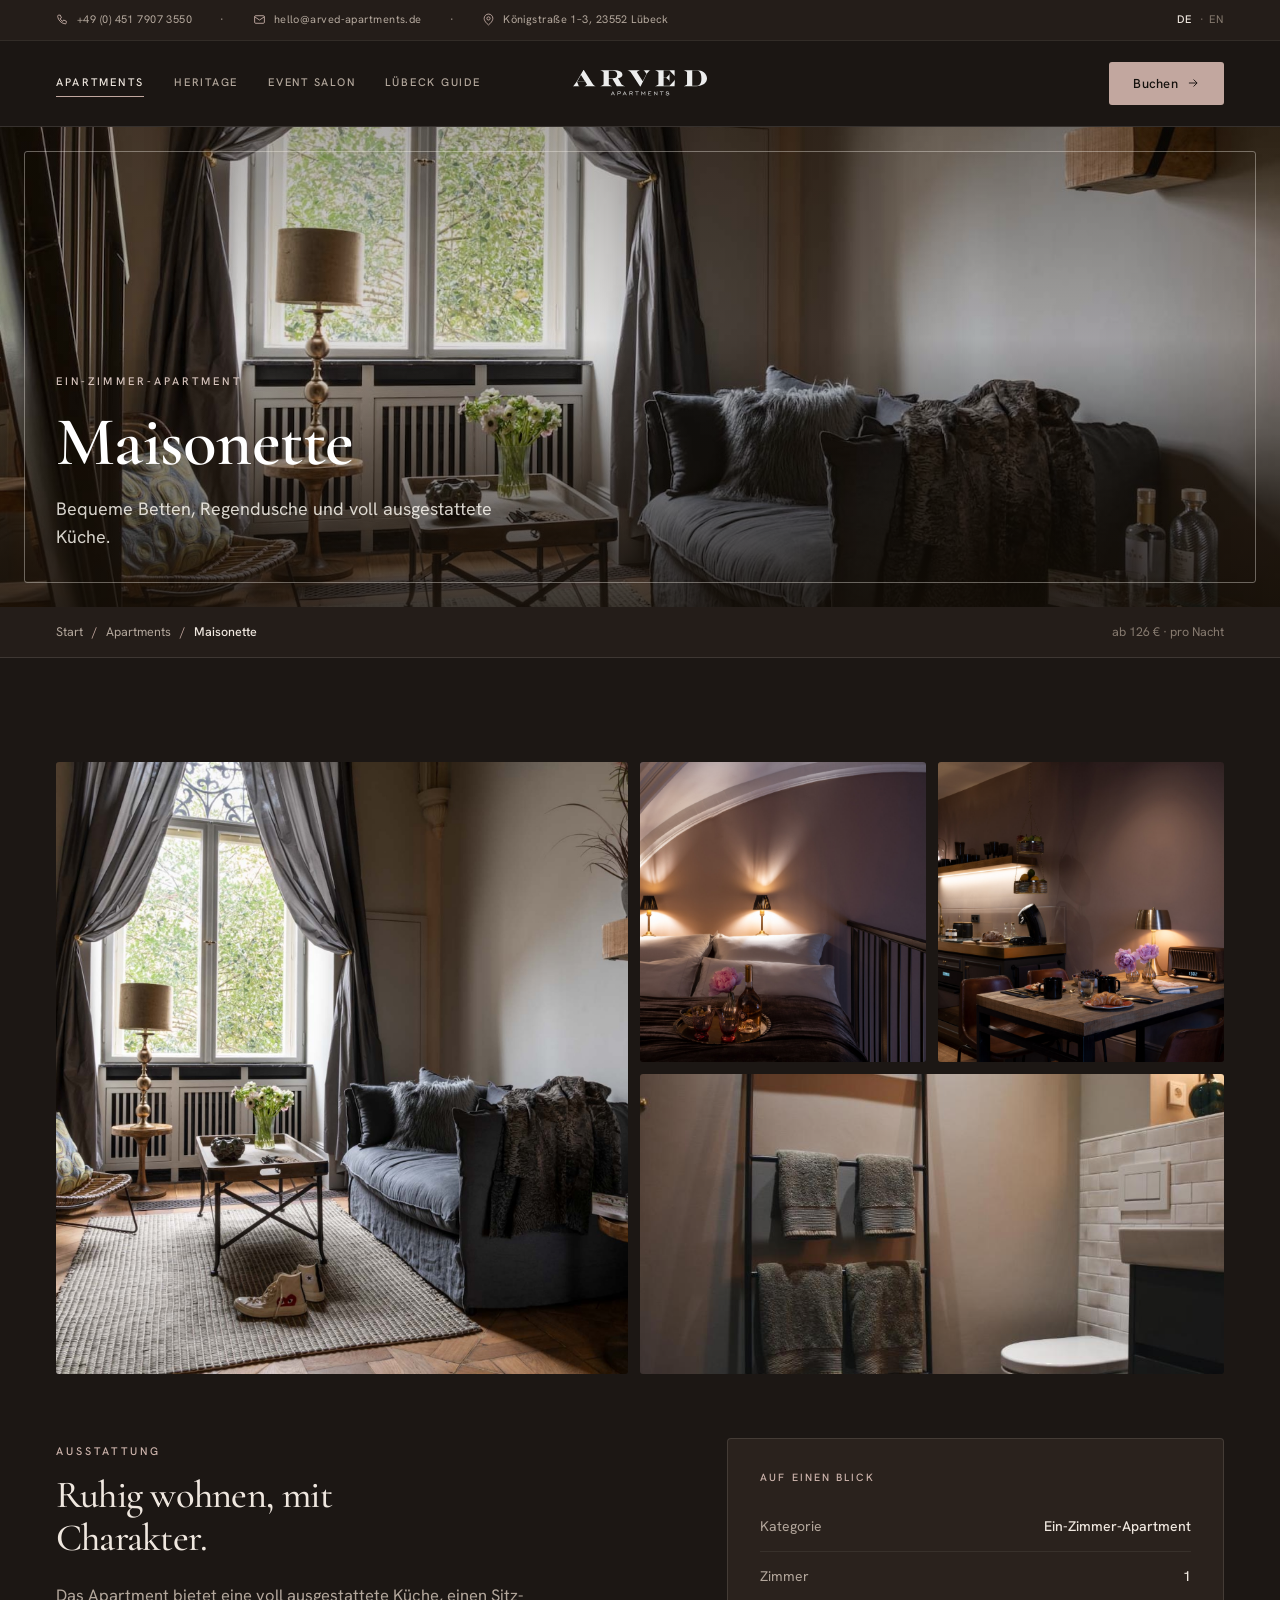
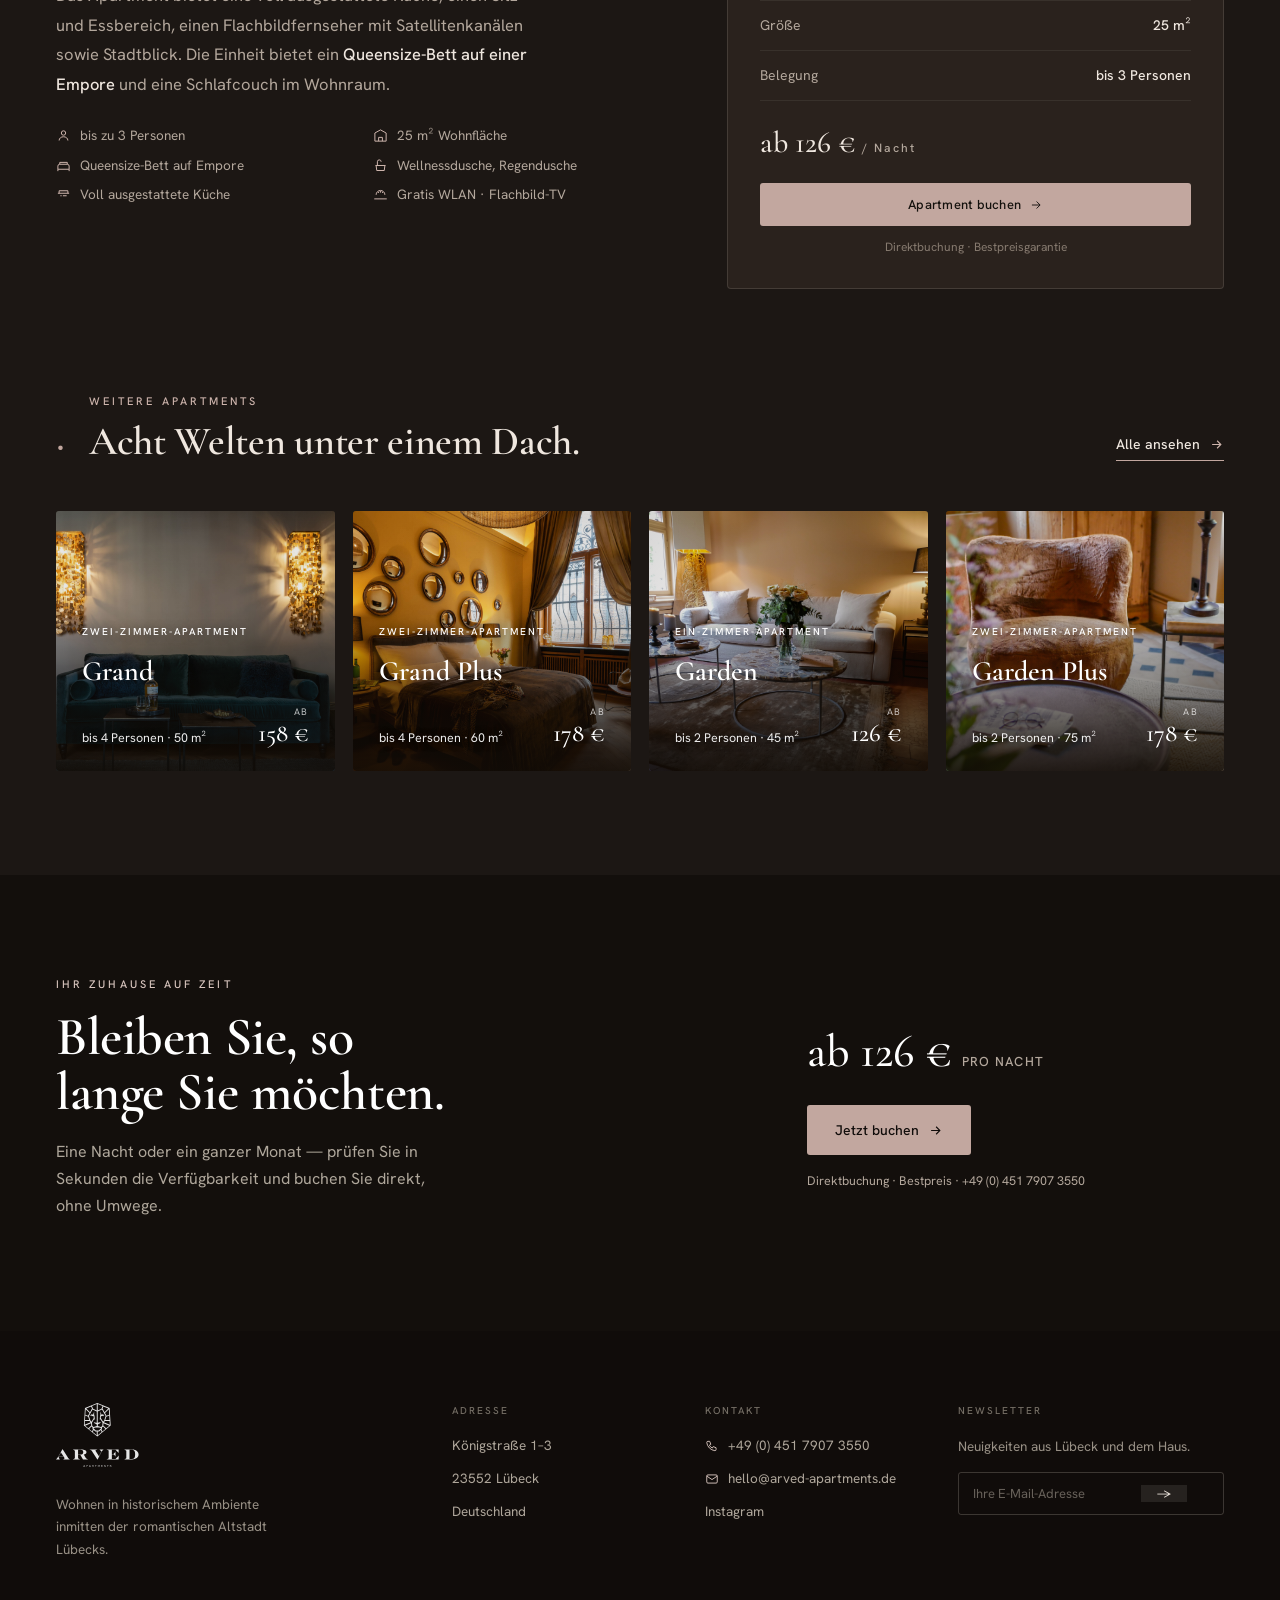
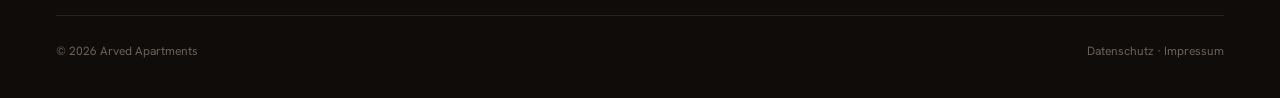
<file: apartment-maisonette.html>
<!DOCTYPE html>
<html lang="de" data-theme="douglas"><head><meta charset="utf-8"><meta name="viewport" content="width=device-width, initial-scale=1"><title>Maisonette — Arved Apartments</title>
<link rel="stylesheet" href="arved.css?v=5"><script src="arved.js?v=5"></script></head><body>
  <div class="util"><div class="util-in"><div class="l"><a href="tel:+4945179073550"><svg viewBox="0 0 24 24"><path d="M5 4h3l2 5-2.5 1.5a11 11 0 0 0 5 5L14 13l5 2v3a2 2 0 0 1-2 2A16 16 0 0 1 3 6a2 2 0 0 1 2-2Z"/></svg>+49 (0) 451 7907 3550</a><span class="dot">·</span><a href="mailto:hello@arved-apartments.de"><svg viewBox="0 0 24 24"><rect x="3" y="5" width="18" height="14" rx="2"/><path d="m3 7 9 6 9-6"/></svg>hello@arved-apartments.de</a><span class="dot">·</span><span><svg viewBox="0 0 24 24"><path d="M20 10c0 6-8 12-8 12s-8-6-8-12a8 8 0 0 1 16 0Z"/><circle cx="12" cy="10" r="3"/></svg>Königstraße 1–3, 23552 Lübeck</span></div><div class="lang"><b>DE</b> · EN</div></div></div>
  <header class="nav"><div class="nav-in"><a class="mark" href="index.html"><img src="assets/arved/logo-wordmark-cream.svg" alt="ARVED Apartments · Lübeck"></a><nav class="nav-l"><a href="apartments.html" class="on">Apartments</a><a href="heritage.html">Heritage</a><a href="event-salon.html">Event Salon</a><a href="lubeck.html">Lübeck Guide</a></nav><a class="btn-ink" href="https://booking2.softtec.software/arvedapartments" target="_blank" rel="noopener">Buchen <svg viewBox="0 0 24 24"><path d="M5 12h14M13 6l6 6-6 6"/></svg></a></div></header>
  <section class="phero" style="padding:0;"><img src="assets/arved/maisonette-1.jpg" alt="Maisonette Apartment" style="object-position:center 50%;"><div class="phero-ov"></div><div class="in"><span class="eb">Ein-Zimmer-Apartment</span><h1>Maisonette</h1><p>Bequeme Betten, Regendusche und voll ausgestattete Küche.</p></div></section>
  <div class="crumb"><div class="wrap"><div><a href="index.html">Start</a><span class="sep">/</span><a href="apartments.html">Apartments</a><span class="sep">/</span><b>Maisonette</b></div><div>ab 126 € · pro Nacht</div></div></div>

  <section><div class="wrap">
    <div class="gal">
        <a href="https://booking2.softtec.software/arvedapartments" target="_blank" rel="noopener"><img src="assets/arved/maisonette-1.jpg" alt="Maisonette — Schlafempore"></a>
        <a href="https://booking2.softtec.software/arvedapartments" target="_blank" rel="noopener"><img src="assets/arved/maisonette-3.jpg" alt="Maisonette — Wohnraum"></a>
        <a href="https://booking2.softtec.software/arvedapartments" target="_blank" rel="noopener"><img src="assets/arved/maisonette-2.jpg" alt="Maisonette — Küche"></a>
        <a href="https://booking2.softtec.software/arvedapartments" target="_blank" rel="noopener"><img src="assets/arved/maisonette-4.png" alt="Maisonette — Bad"></a>
    </div>
    <div class="facts" style="margin-top:64px;">
      <div class="prose">
        <span class="eb">Ausstattung</span>
        <h2 style="font-family:var(--serif);font-size:clamp(28px,3vw,40px);font-weight:500;letter-spacing:-0.02em;line-height:1.1;margin:12px 0 22px;max-width:16ch;">Ruhig wohnen, mit Charakter.</h2>
        <p>Das Apartment bietet eine voll ausgestattete Küche, einen Sitz- und Essbereich, einen Flachbildfernseher mit Satellitenkanälen sowie Stadtblick. Die Einheit bietet ein <strong>Queensize-Bett auf einer Empore</strong> und eine Schlafcouch im Wohnraum.</p>
        <ul class="spec-list" style="grid-template-columns:1fr 1fr;max-width:none;margin-top:26px;"><li><svg viewBox="0 0 24 24"><circle cx="12" cy="8" r="3.5"/><path d="M5 20c0-3.6 3.1-6 7-6s7 2.4 7 6"/></svg>bis zu 3 Personen</li><li><svg viewBox="0 0 24 24"><path d="M3 21V8l9-5 9 5v13M3 21h18M9 21v-6h6v6"/></svg>25 m² Wohnfläche</li><li><svg viewBox="0 0 24 24"><path d="M3 18v-5a3 3 0 0 1 3-3h12a3 3 0 0 1 3 3v5M3 18h18M3 18v3M21 18v3M6 10V7h12v3"/></svg>Queensize-Bett auf Empore</li><li><svg viewBox="0 0 24 24"><path d="M4 12h16M7 12V6a3 3 0 0 1 6 0M5 12l1 8h12l1-8"/></svg>Wellnessdusche, Regendusche</li><li><svg viewBox="0 0 24 24"><path d="M3 10h18M5 10V6h14v4M7 14h2M11 14h6"/></svg>Voll ausgestattete Küche</li><li><svg viewBox="0 0 24 24"><path d="M5 12.5a7 7 0 0 1 14 0M2 19h20M8.5 9.5l1-2M12 9l0-2.5M15.5 9.5l-1-2"/></svg>Gratis WLAN · Flachbild-TV</li></ul>
      </div>
      <aside class="factbox">
        <h4>Auf einen Blick</h4>
        <div class="r"><span>Kategorie</span><b>Ein-Zimmer-Apartment</b></div>
        <div class="r"><span>Zimmer</span><b>1</b></div>
        <div class="r"><span>Größe</span><b>25 m²</b></div>
        <div class="r"><span>Belegung</span><b>bis 3 Personen</b></div>
        <div class="pr">ab 126 €<small>/ Nacht</small></div>
        <a class="btn-ink" style="width:100%;justify-content:center;" href="https://booking2.softtec.software/arvedapartments" target="_blank" rel="noopener">Apartment buchen <svg viewBox="0 0 24 24"><path d="M5 12h14M13 6l6 6-6 6"/></svg></a>
        <div style="text-align:center;font-size:12px;color:var(--t3);margin-top:12px;">Direktbuchung · Bestpreisgarantie</div>
      </aside>
    </div>
  </div></section>

  <section style="padding-top:0;"><div class="wrap">
    <div class="shead between"><div class="lh"><span class="rn" style="font-size:46px;">·</span><div><span class="eb">Weitere Apartments</span><h2 style="font-size:clamp(28px,3.2vw,40px);">Acht Welten unter einem Dach.</h2></div></div><a class="lnk" href="apartments.html">Alle ansehen <svg viewBox="0 0 24 24"><path d="M5 12h14M13 6l6 6-6 6"/></svg></a></div>
    <div style="display:grid;grid-template-columns:repeat(auto-fit,minmax(220px,1fr));gap:18px;">
        <a class="acard" style="min-height:260px;" href="apartment-grand.html"><img src="assets/arved/grand-1.jpg" alt="Grand"><div class="g"></div><div class="c"><span class="cat">Zwei-Zimmer-Apartment</span><h3>Grand</h3><div class="row"><span class="spec">bis 4 Personen · 50 m²</span><span class="pr"><small>ab</small><b>158 €</b></span></div></div></a>
        <a class="acard" style="min-height:260px;" href="apartment-grand-plus.html"><img src="assets/arved/grandplus-3.jpg" alt="Grand Plus"><div class="g"></div><div class="c"><span class="cat">Zwei-Zimmer-Apartment</span><h3>Grand Plus</h3><div class="row"><span class="spec">bis 4 Personen · 60 m²</span><span class="pr"><small>ab</small><b>178 €</b></span></div></div></a>
        <a class="acard" style="min-height:260px;" href="apartment-garden.html"><img src="assets/arved/garden-1.jpg" alt="Garden"><div class="g"></div><div class="c"><span class="cat">Ein-Zimmer-Apartment</span><h3>Garden</h3><div class="row"><span class="spec">bis 2 Personen · 45 m²</span><span class="pr"><small>ab</small><b>126 €</b></span></div></div></a>
        <a class="acard" style="min-height:260px;" href="apartment-garden-plus.html"><img src="assets/arved/gardenplus-4.jpg" alt="Garden Plus"><div class="g"></div><div class="c"><span class="cat">Zwei-Zimmer-Apartment</span><h3>Garden Plus</h3><div class="row"><span class="spec">bis 2 Personen · 75 m²</span><span class="pr"><small>ab</small><b>178 €</b></span></div></div></a>
    </div>
  </div></section>

  <section class="band" style="padding:0;"><div class="wrap"><div><span class="eb">Ihr Zuhause auf Zeit</span><h2>Bleiben Sie, so lange Sie möchten.</h2><p>Eine Nacht oder ein ganzer Monat — prüfen Sie in Sekunden die Verfügbarkeit und buchen Sie direkt, ohne Umwege.</p></div><div class="band-cta"><div class="band-price">ab 126 €<small>pro Nacht</small></div><a class="btn-brass" style="margin-top:0;" href="https://booking2.softtec.software/arvedapartments" target="_blank" rel="noopener">Jetzt buchen <svg viewBox="0 0 24 24"><path d="M5 12h14M13 6l6 6-6 6"/></svg></a><span class="band-note">Direktbuchung · Bestpreis · +49 (0) 451 7907 3550</span></div></div></section>
  <footer><div class="wrap"><div class="ft"><div><div class="mark"><img src="assets/arved/logo-lion-cream.svg" alt="ARVED Apartments · Lübeck"></div><p>Wohnen in historischem Ambiente inmitten der romantischen Altstadt Lübecks.</p></div><div class="col"><h4>Adresse</h4><div>Königstraße 1–3</div><div>23552 Lübeck</div><div>Deutschland</div></div><div class="col"><h4>Kontakt</h4><a href="tel:+4945179073550"><svg viewBox="0 0 24 24"><path d="M5 4h3l2 5-2.5 1.5a11 11 0 0 0 5 5L14 13l5 2v3a2 2 0 0 1-2 2A16 16 0 0 1 3 6a2 2 0 0 1 2-2Z"/></svg>+49 (0) 451 7907 3550</a><a href="mailto:hello@arved-apartments.de"><svg viewBox="0 0 24 24"><rect x="3" y="5" width="18" height="14" rx="2"/><path d="m3 7 9 6 9-6"/></svg>hello@arved-apartments.de</a><a href="https://www.instagram.com/arvedapartments/" target="_blank" rel="noopener">Instagram</a></div><div class="col"><h4>Newsletter</h4><p style="margin:0 0 14px;">Neuigkeiten aus Lübeck und dem Haus.</p><div class="nl"><input type="email" placeholder="Ihre E-Mail-Adresse"><button>→</button></div></div></div><div class="ft-b"><span>© 2026 Arved Apartments</span><span><a href="#">Datenschutz</a> · <a href="#">Impressum</a></span></div></div></footer>
</body></html>
</file>
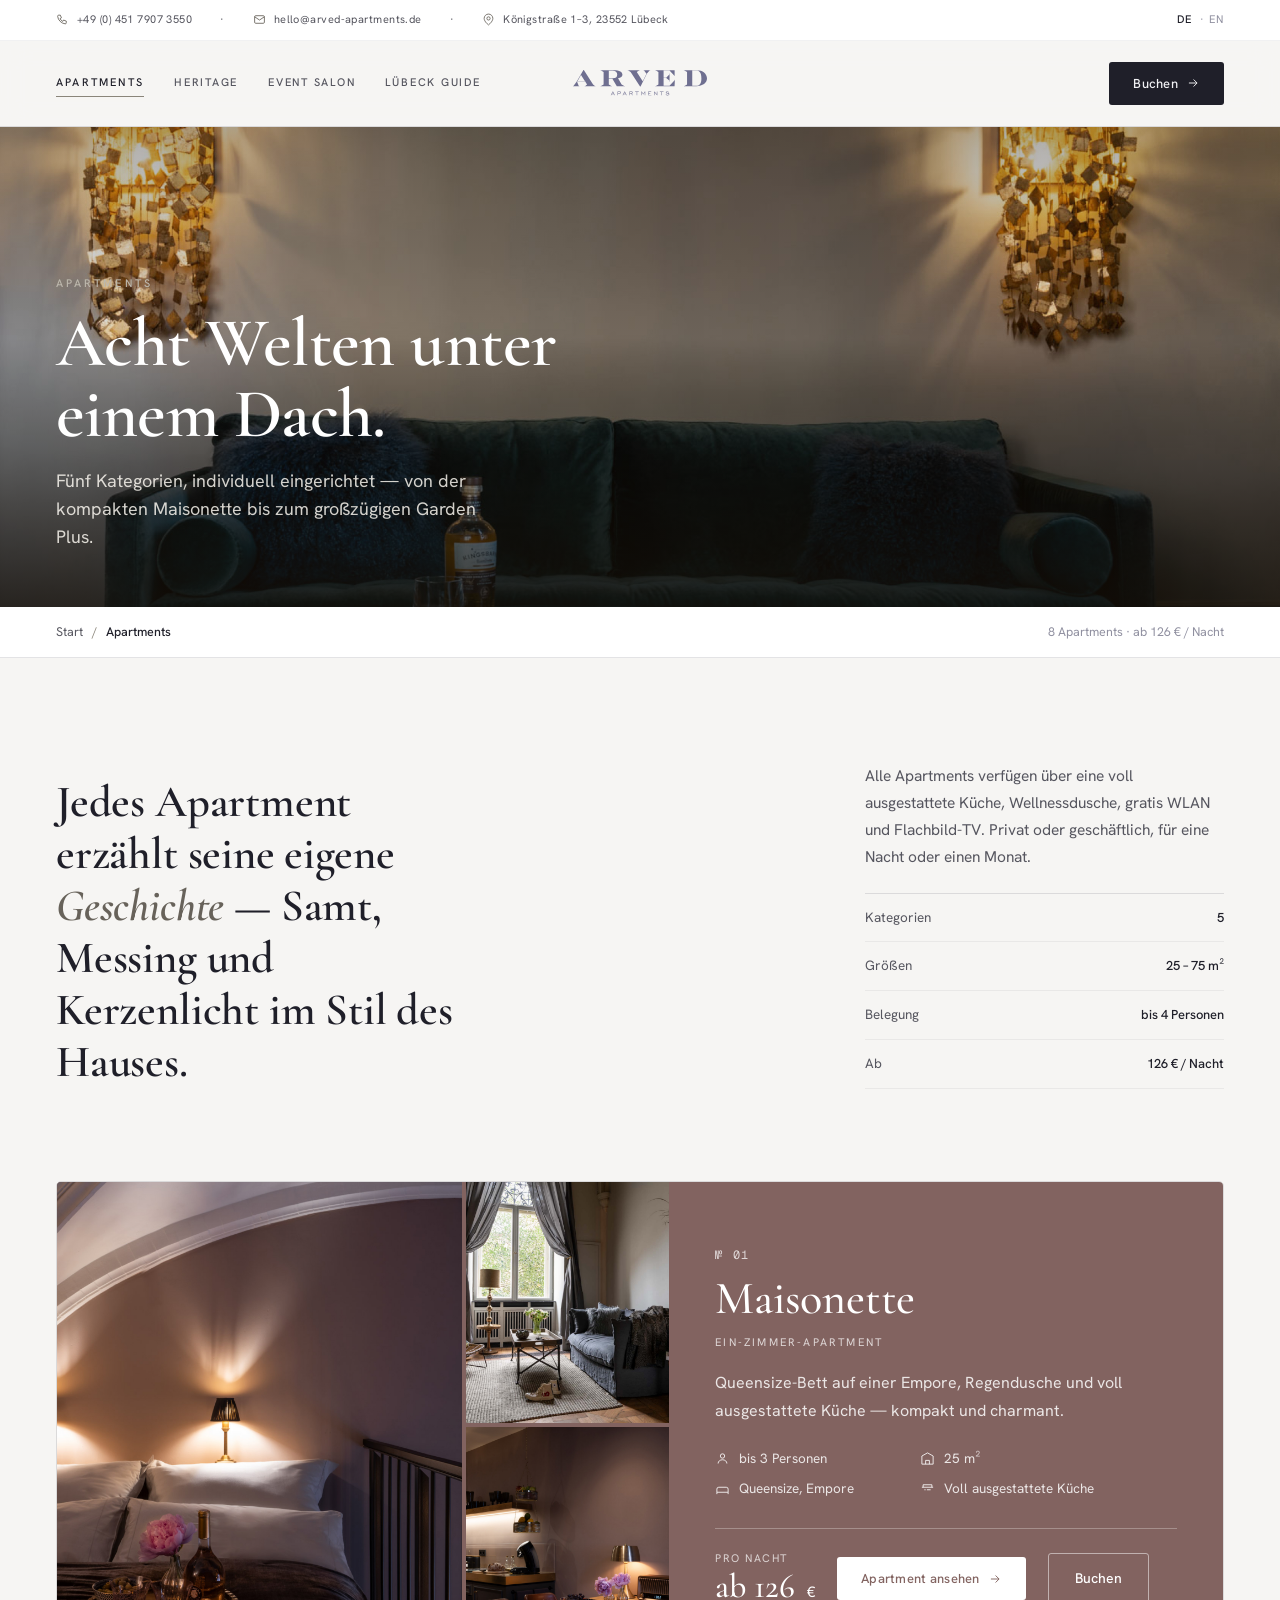
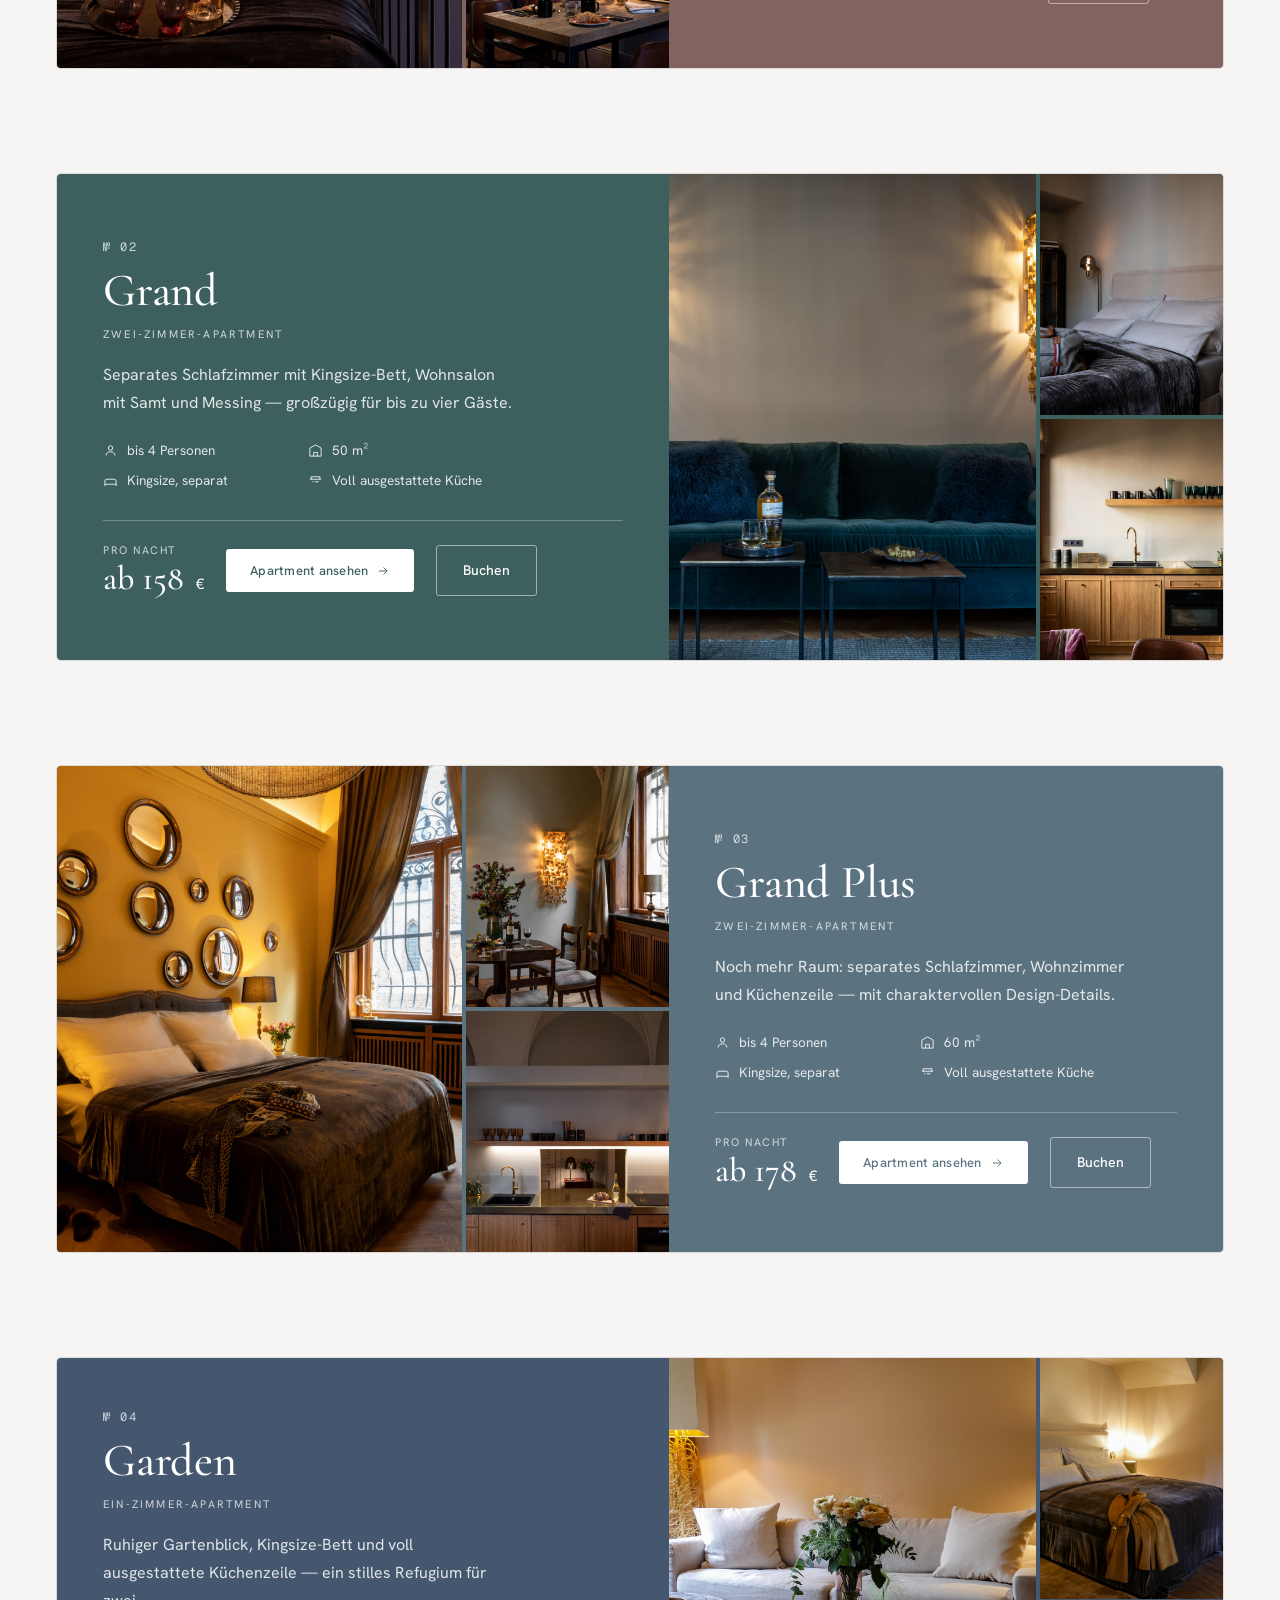
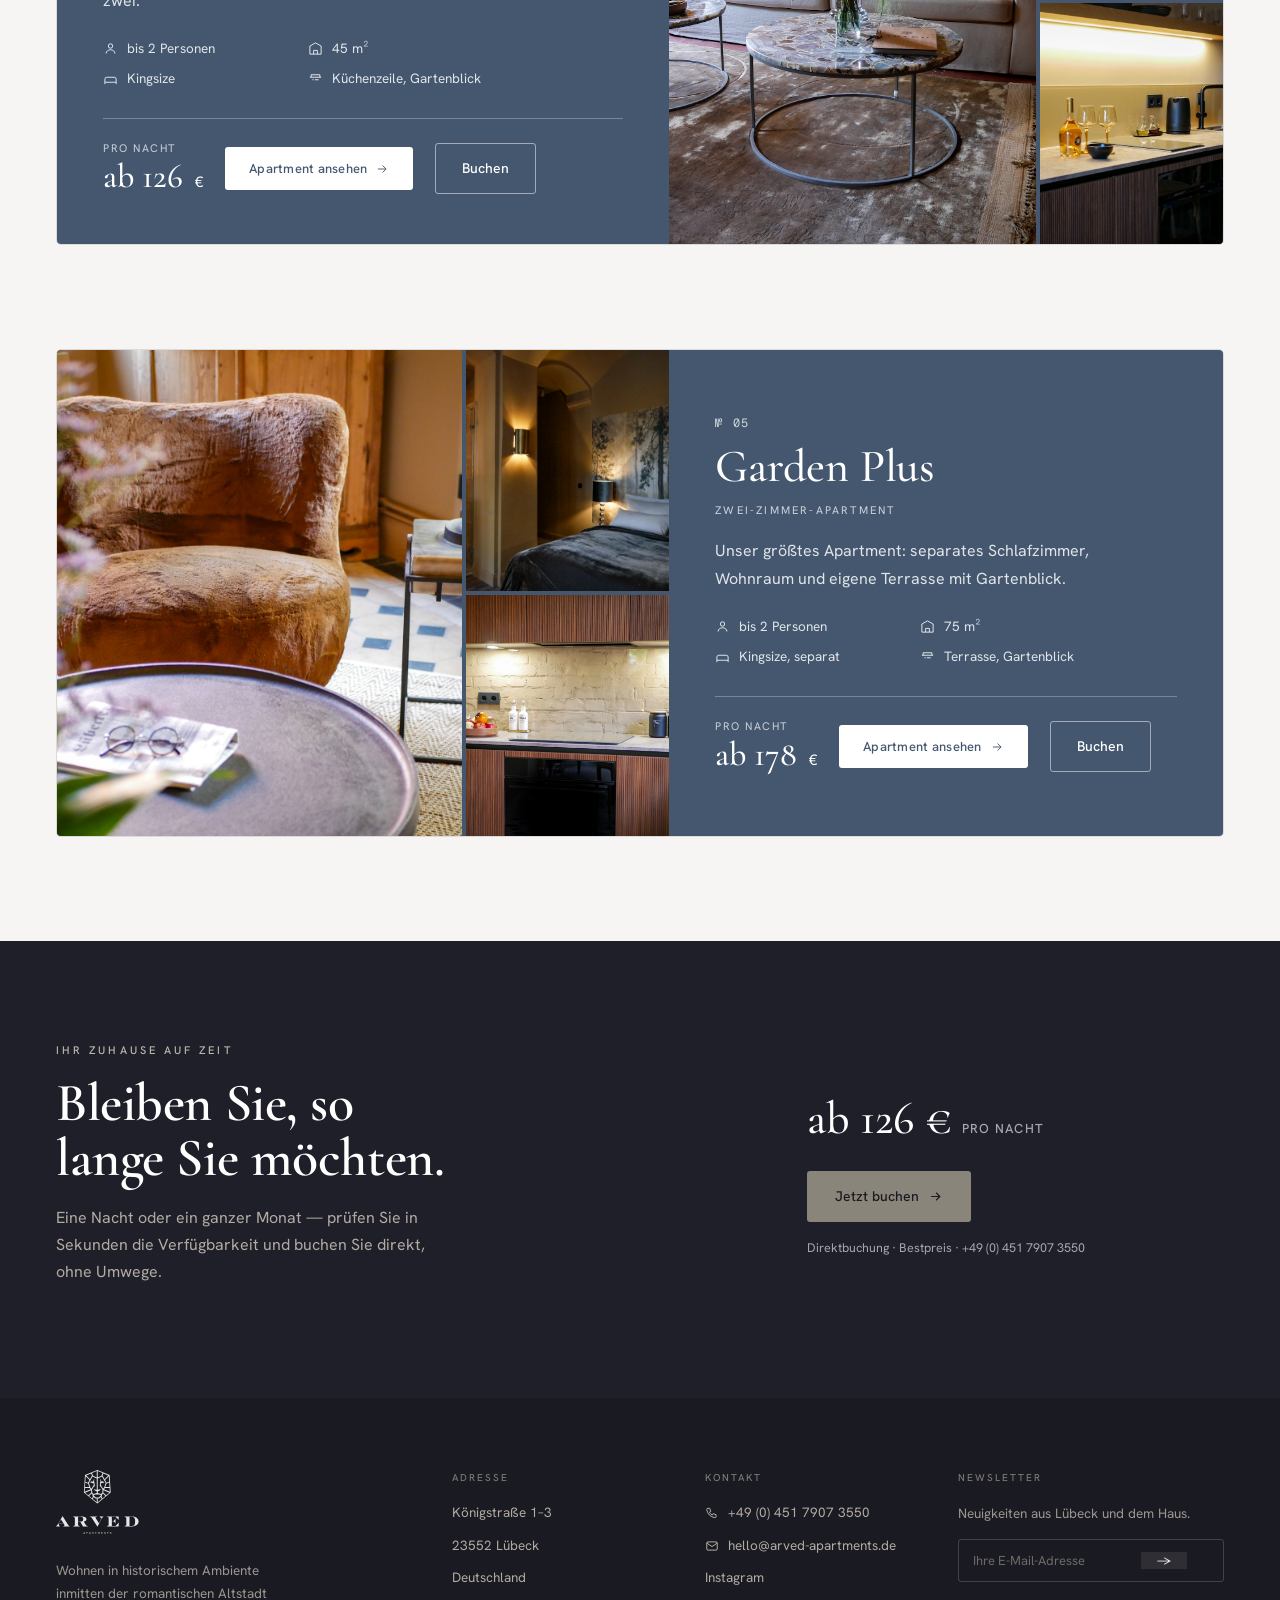
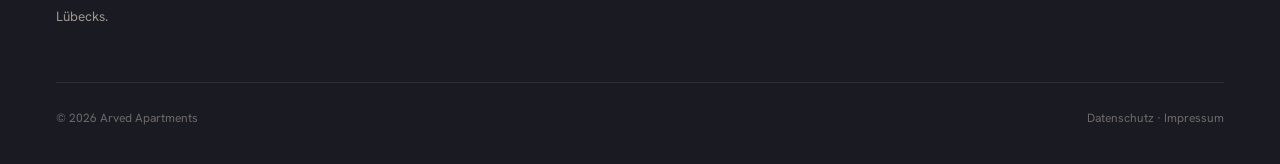
<file: apartments.html>
<!DOCTYPE html>
<html lang="de"><head><meta charset="utf-8"><meta name="viewport" content="width=device-width, initial-scale=1"><title>Apartments — Arved Apartments</title>
<link rel="stylesheet" href="arved.css?v=5"><script src="arved.js?v=5"></script></head><body>
  <div class="util"><div class="util-in"><div class="l"><a href="tel:+4945179073550"><svg viewBox="0 0 24 24"><path d="M5 4h3l2 5-2.5 1.5a11 11 0 0 0 5 5L14 13l5 2v3a2 2 0 0 1-2 2A16 16 0 0 1 3 6a2 2 0 0 1 2-2Z"/></svg>+49 (0) 451 7907 3550</a><span class="dot">·</span><a href="mailto:hello@arved-apartments.de"><svg viewBox="0 0 24 24"><rect x="3" y="5" width="18" height="14" rx="2"/><path d="m3 7 9 6 9-6"/></svg>hello@arved-apartments.de</a><span class="dot">·</span><span><svg viewBox="0 0 24 24"><path d="M20 10c0 6-8 12-8 12s-8-6-8-12a8 8 0 0 1 16 0Z"/><circle cx="12" cy="10" r="3"/></svg>Königstraße 1–3, 23552 Lübeck</span></div><div class="lang"><b>DE</b> · EN</div></div></div>
  <header class="nav"><div class="nav-in"><a class="mark" href="index.html"><img src="assets/arved/logo-wordmark-dark.svg" alt="ARVED Apartments · Lübeck"></a><nav class="nav-l"><a href="apartments.html" class="on">Apartments</a><a href="heritage.html">Heritage</a><a href="event-salon.html">Event Salon</a><a href="lubeck.html">Lübeck Guide</a></nav><a class="btn-ink" href="https://booking2.softtec.software/arvedapartments" target="_blank" rel="noopener">Buchen <svg viewBox="0 0 24 24"><path d="M5 12h14M13 6l6 6-6 6"/></svg></a></div></header>
  <section class="phero" style="padding:0;"><img src="assets/arved/grand-1.jpg" alt="Arved Apartments" style="object-position:center 50%;"><div class="phero-ov"></div><div class="in"><span class="eb">Apartments</span><h1>Acht Welten unter einem Dach.</h1><p>Fünf Kategorien, individuell eingerichtet — von der kompakten Maisonette bis zum großzügigen Garden Plus.</p></div></section>
  <div class="crumb"><div class="wrap"><div><a href="index.html">Start</a><span class="sep">/</span><b>Apartments</b></div><div>8 Apartments · ab 126 € / Nacht</div></div></div>
  <section><div class="wrap">
    <div class="intro" style="padding:0 0 92px;"><div class="intro-grid"><h2>Jedes Apartment erzählt seine eigene <i>Geschichte</i> — Samt, Messing und Kerzenlicht im Stil des Hauses.</h2><div><p style="margin:0 0 22px;">Alle Apartments verfügen über eine voll ausgestattete Küche, Wellnessdusche, gratis WLAN und Flachbild-TV. Privat oder geschäftlich, für eine Nacht oder einen Monat.</p><div class="meta"><div><span>Kategorien</span><b>5</b></div><div><span>Größen</span><b>25 – 75 m²</b></div><div><span>Belegung</span><b>bis 4 Personen</b></div><div><span>Ab</span><b>126 € / Nacht</b></div></div></div></div></div>
      <div class="aprow" style="--w:#826360"><div class="ap-media"><a href="apartment-maisonette.html"><img src="assets/arved/maisonette-3.jpg" alt="Maisonette"></a><a href="apartment-maisonette.html"><img src="assets/arved/maisonette-1.jpg" alt="Maisonette"></a><a href="apartment-maisonette.html"><img src="assets/arved/maisonette-2.jpg" alt="Maisonette"></a></div><div class="ap-tx"><span class="num">№ 01</span><h3>Maisonette</h3><div class="cat">Ein-Zimmer-Apartment</div><p class="desc">Queensize-Bett auf einer Empore, Regendusche und voll ausgestattete Küche — kompakt und charmant.</p><ul class="spec-list"><li><svg viewBox="0 0 24 24"><circle cx="12" cy="8" r="3.5"/><path d="M5 20c0-3.6 3.1-6 7-6s7 2.4 7 6"/></svg>bis 3 Personen</li><li><svg viewBox="0 0 24 24"><path d="M3 21V8l9-5 9 5v13M3 21h18M9 21v-6h6v6"/></svg>25 m²</li><li><svg viewBox="0 0 24 24"><path d="M3 18v-5a3 3 0 0 1 3-3h12a3 3 0 0 1 3 3v5M3 18h18M3 18v3M21 18v3"/></svg>Queensize, Empore</li><li><svg viewBox="0 0 24 24"><path d="M3 10h18M5 10V6h14v4M7 14h2M11 14h6"/></svg>Voll ausgestattete Küche</li></ul><div class="ap-foot"><div class="price-blk"><small>pro Nacht</small><b>ab 126 <span>€</span></b></div><a class="btn-ink" href="apartment-maisonette.html">Apartment ansehen <svg viewBox="0 0 24 24"><path d="M5 12h14M13 6l6 6-6 6"/></svg></a><a class="btn-out" href="https://booking2.softtec.software/arvedapartments" target="_blank" rel="noopener">Buchen</a></div></div></div>
      <div class="aprow flip" style="--w:#3d605e"><div class="ap-media"><a href="apartment-grand.html"><img src="assets/arved/grand-1.jpg" alt="Grand"></a><a href="apartment-grand.html"><img src="assets/arved/grand-3.jpg" alt="Grand"></a><a href="apartment-grand.html"><img src="assets/arved/grand-2.jpg" alt="Grand"></a></div><div class="ap-tx"><span class="num">№ 02</span><h3>Grand</h3><div class="cat">Zwei-Zimmer-Apartment</div><p class="desc">Separates Schlafzimmer mit Kingsize-Bett, Wohnsalon mit Samt und Messing — großzügig für bis zu vier Gäste.</p><ul class="spec-list"><li><svg viewBox="0 0 24 24"><circle cx="12" cy="8" r="3.5"/><path d="M5 20c0-3.6 3.1-6 7-6s7 2.4 7 6"/></svg>bis 4 Personen</li><li><svg viewBox="0 0 24 24"><path d="M3 21V8l9-5 9 5v13M3 21h18M9 21v-6h6v6"/></svg>50 m²</li><li><svg viewBox="0 0 24 24"><path d="M3 18v-5a3 3 0 0 1 3-3h12a3 3 0 0 1 3 3v5M3 18h18M3 18v3M21 18v3"/></svg>Kingsize, separat</li><li><svg viewBox="0 0 24 24"><path d="M3 10h18M5 10V6h14v4M7 14h2M11 14h6"/></svg>Voll ausgestattete Küche</li></ul><div class="ap-foot"><div class="price-blk"><small>pro Nacht</small><b>ab 158 <span>€</span></b></div><a class="btn-ink" href="apartment-grand.html">Apartment ansehen <svg viewBox="0 0 24 24"><path d="M5 12h14M13 6l6 6-6 6"/></svg></a><a class="btn-out" href="https://booking2.softtec.software/arvedapartments" target="_blank" rel="noopener">Buchen</a></div></div></div>
      <div class="aprow" style="--w:#5b7380"><div class="ap-media"><a href="apartment-grand-plus.html"><img src="assets/arved/grandplus-3.jpg" alt="Grand Plus"></a><a href="apartment-grand-plus.html"><img src="assets/arved/grandplus-1.jpg" alt="Grand Plus"></a><a href="apartment-grand-plus.html"><img src="assets/arved/grandplus-2.jpg" alt="Grand Plus"></a></div><div class="ap-tx"><span class="num">№ 03</span><h3>Grand Plus</h3><div class="cat">Zwei-Zimmer-Apartment</div><p class="desc">Noch mehr Raum: separates Schlafzimmer, Wohnzimmer und Küchenzeile — mit charaktervollen Design-Details.</p><ul class="spec-list"><li><svg viewBox="0 0 24 24"><circle cx="12" cy="8" r="3.5"/><path d="M5 20c0-3.6 3.1-6 7-6s7 2.4 7 6"/></svg>bis 4 Personen</li><li><svg viewBox="0 0 24 24"><path d="M3 21V8l9-5 9 5v13M3 21h18M9 21v-6h6v6"/></svg>60 m²</li><li><svg viewBox="0 0 24 24"><path d="M3 18v-5a3 3 0 0 1 3-3h12a3 3 0 0 1 3 3v5M3 18h18M3 18v3M21 18v3"/></svg>Kingsize, separat</li><li><svg viewBox="0 0 24 24"><path d="M3 10h18M5 10V6h14v4M7 14h2M11 14h6"/></svg>Voll ausgestattete Küche</li></ul><div class="ap-foot"><div class="price-blk"><small>pro Nacht</small><b>ab 178 <span>€</span></b></div><a class="btn-ink" href="apartment-grand-plus.html">Apartment ansehen <svg viewBox="0 0 24 24"><path d="M5 12h14M13 6l6 6-6 6"/></svg></a><a class="btn-out" href="https://booking2.softtec.software/arvedapartments" target="_blank" rel="noopener">Buchen</a></div></div></div>
      <div class="aprow flip" style="--w:#44576f"><div class="ap-media"><a href="apartment-garden.html"><img src="assets/arved/garden-1.jpg" alt="Garden"></a><a href="apartment-garden.html"><img src="assets/arved/garden-3.jpg" alt="Garden"></a><a href="apartment-garden.html"><img src="assets/arved/garden-2.jpg" alt="Garden"></a></div><div class="ap-tx"><span class="num">№ 04</span><h3>Garden</h3><div class="cat">Ein-Zimmer-Apartment</div><p class="desc">Ruhiger Gartenblick, Kingsize-Bett und voll ausgestattete Küchenzeile — ein stilles Refugium für zwei.</p><ul class="spec-list"><li><svg viewBox="0 0 24 24"><circle cx="12" cy="8" r="3.5"/><path d="M5 20c0-3.6 3.1-6 7-6s7 2.4 7 6"/></svg>bis 2 Personen</li><li><svg viewBox="0 0 24 24"><path d="M3 21V8l9-5 9 5v13M3 21h18M9 21v-6h6v6"/></svg>45 m²</li><li><svg viewBox="0 0 24 24"><path d="M3 18v-5a3 3 0 0 1 3-3h12a3 3 0 0 1 3 3v5M3 18h18M3 18v3M21 18v3"/></svg>Kingsize</li><li><svg viewBox="0 0 24 24"><path d="M3 10h18M5 10V6h14v4M7 14h2M11 14h6"/></svg>Küchenzeile, Gartenblick</li></ul><div class="ap-foot"><div class="price-blk"><small>pro Nacht</small><b>ab 126 <span>€</span></b></div><a class="btn-ink" href="apartment-garden.html">Apartment ansehen <svg viewBox="0 0 24 24"><path d="M5 12h14M13 6l6 6-6 6"/></svg></a><a class="btn-out" href="https://booking2.softtec.software/arvedapartments" target="_blank" rel="noopener">Buchen</a></div></div></div>
      <div class="aprow" style="--w:#44576f"><div class="ap-media"><a href="apartment-garden-plus.html"><img src="assets/arved/gardenplus-4.jpg" alt="Garden Plus"></a><a href="apartment-garden-plus.html"><img src="assets/arved/gardenplus-3.jpg" alt="Garden Plus"></a><a href="apartment-garden-plus.html"><img src="assets/arved/gardenplus-2.jpg" alt="Garden Plus"></a></div><div class="ap-tx"><span class="num">№ 05</span><h3>Garden Plus</h3><div class="cat">Zwei-Zimmer-Apartment</div><p class="desc">Unser größtes Apartment: separates Schlafzimmer, Wohnraum und eigene Terrasse mit Gartenblick.</p><ul class="spec-list"><li><svg viewBox="0 0 24 24"><circle cx="12" cy="8" r="3.5"/><path d="M5 20c0-3.6 3.1-6 7-6s7 2.4 7 6"/></svg>bis 2 Personen</li><li><svg viewBox="0 0 24 24"><path d="M3 21V8l9-5 9 5v13M3 21h18M9 21v-6h6v6"/></svg>75 m²</li><li><svg viewBox="0 0 24 24"><path d="M3 18v-5a3 3 0 0 1 3-3h12a3 3 0 0 1 3 3v5M3 18h18M3 18v3M21 18v3"/></svg>Kingsize, separat</li><li><svg viewBox="0 0 24 24"><path d="M3 10h18M5 10V6h14v4M7 14h2M11 14h6"/></svg>Terrasse, Gartenblick</li></ul><div class="ap-foot"><div class="price-blk"><small>pro Nacht</small><b>ab 178 <span>€</span></b></div><a class="btn-ink" href="apartment-garden-plus.html">Apartment ansehen <svg viewBox="0 0 24 24"><path d="M5 12h14M13 6l6 6-6 6"/></svg></a><a class="btn-out" href="https://booking2.softtec.software/arvedapartments" target="_blank" rel="noopener">Buchen</a></div></div></div>
  </div></section>
  <section class="band" style="padding:0;"><div class="wrap"><div><span class="eb">Ihr Zuhause auf Zeit</span><h2>Bleiben Sie, so lange Sie möchten.</h2><p>Eine Nacht oder ein ganzer Monat — prüfen Sie in Sekunden die Verfügbarkeit und buchen Sie direkt, ohne Umwege.</p></div><div class="band-cta"><div class="band-price">ab 126 €<small>pro Nacht</small></div><a class="btn-brass" style="margin-top:0;" href="https://booking2.softtec.software/arvedapartments" target="_blank" rel="noopener">Jetzt buchen <svg viewBox="0 0 24 24"><path d="M5 12h14M13 6l6 6-6 6"/></svg></a><span class="band-note">Direktbuchung · Bestpreis · +49 (0) 451 7907 3550</span></div></div></section>
  <footer><div class="wrap"><div class="ft"><div><div class="mark"><img src="assets/arved/logo-lion-cream.svg" alt="ARVED Apartments · Lübeck"></div><p>Wohnen in historischem Ambiente inmitten der romantischen Altstadt Lübecks.</p></div><div class="col"><h4>Adresse</h4><div>Königstraße 1–3</div><div>23552 Lübeck</div><div>Deutschland</div></div><div class="col"><h4>Kontakt</h4><a href="tel:+4945179073550"><svg viewBox="0 0 24 24"><path d="M5 4h3l2 5-2.5 1.5a11 11 0 0 0 5 5L14 13l5 2v3a2 2 0 0 1-2 2A16 16 0 0 1 3 6a2 2 0 0 1 2-2Z"/></svg>+49 (0) 451 7907 3550</a><a href="mailto:hello@arved-apartments.de"><svg viewBox="0 0 24 24"><rect x="3" y="5" width="18" height="14" rx="2"/><path d="m3 7 9 6 9-6"/></svg>hello@arved-apartments.de</a><a href="https://www.instagram.com/arvedapartments/" target="_blank" rel="noopener">Instagram</a></div><div class="col"><h4>Newsletter</h4><p style="margin:0 0 14px;">Neuigkeiten aus Lübeck und dem Haus.</p><div class="nl"><input type="email" placeholder="Ihre E-Mail-Adresse"><button>→</button></div></div></div><div class="ft-b"><span>© 2026 Arved Apartments</span><span><a href="#">Datenschutz</a> · <a href="#">Impressum</a></span></div></div></footer>
</body></html>
</file>
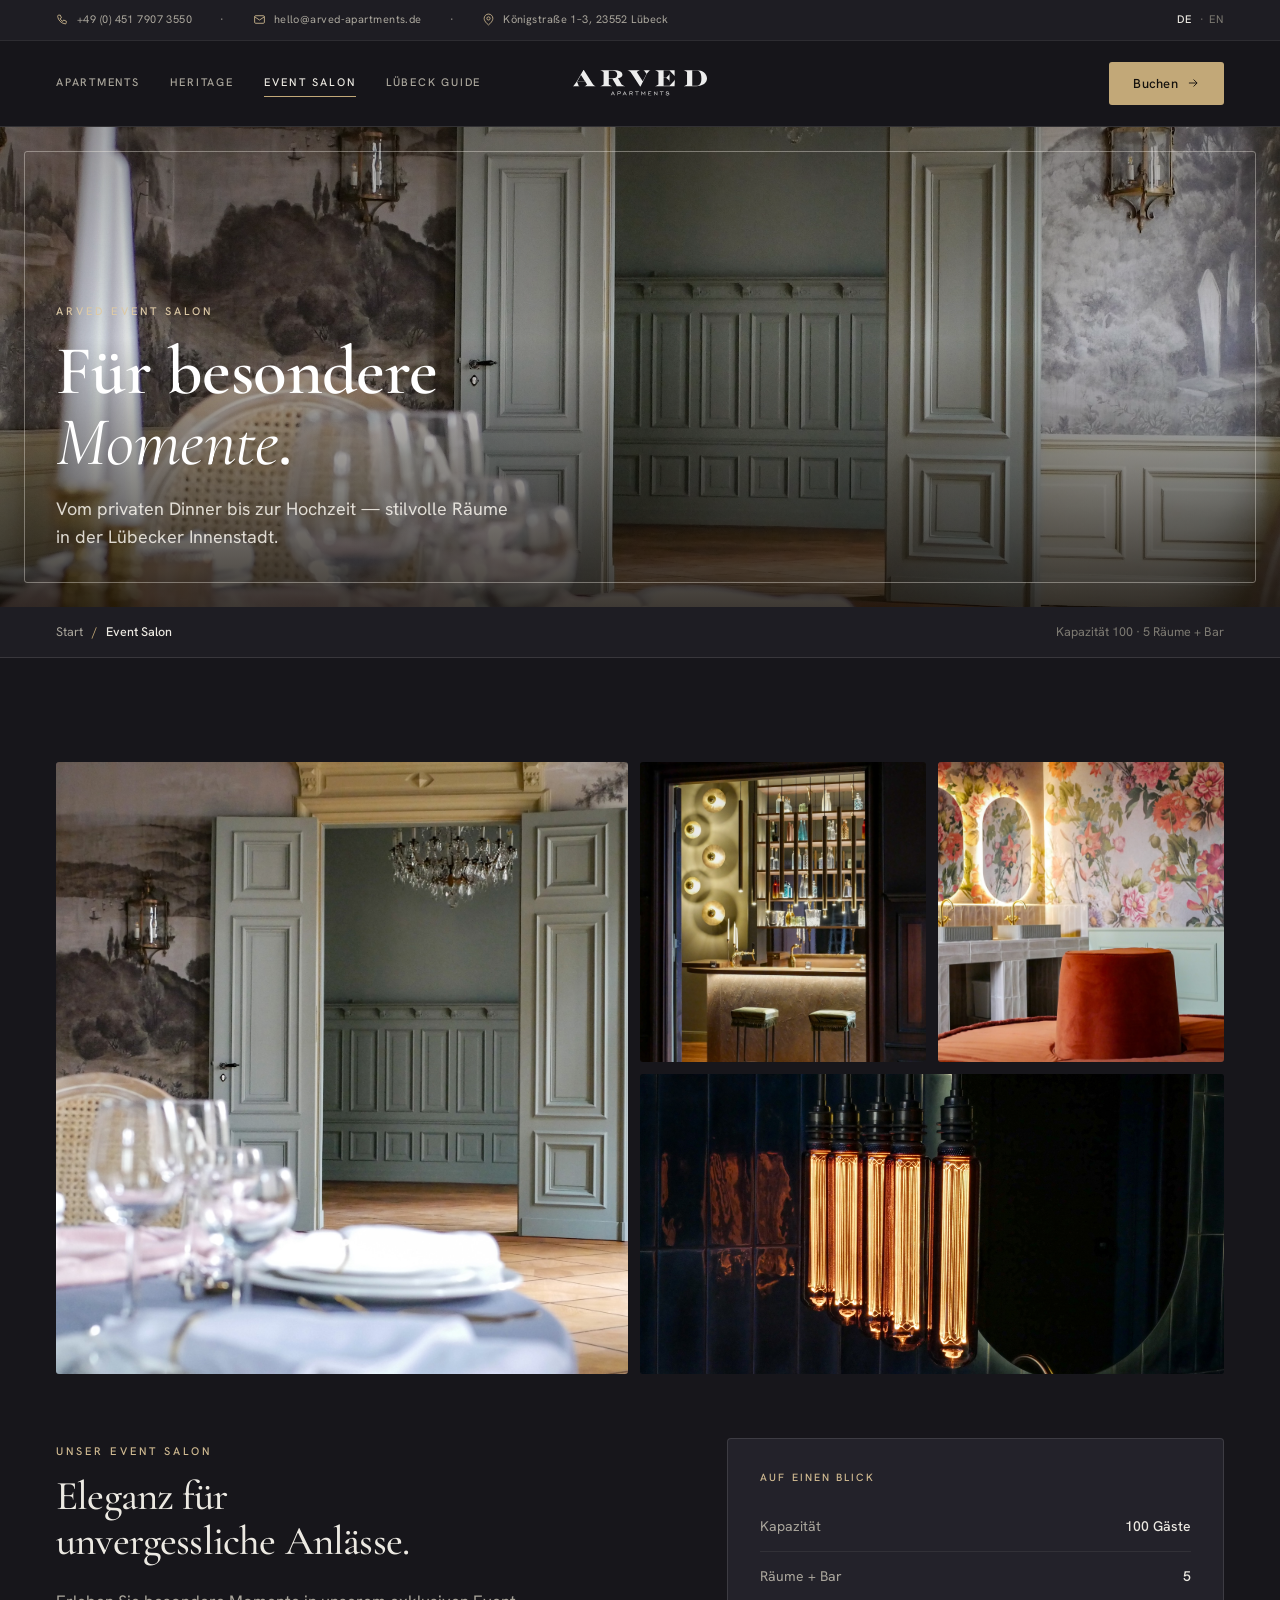
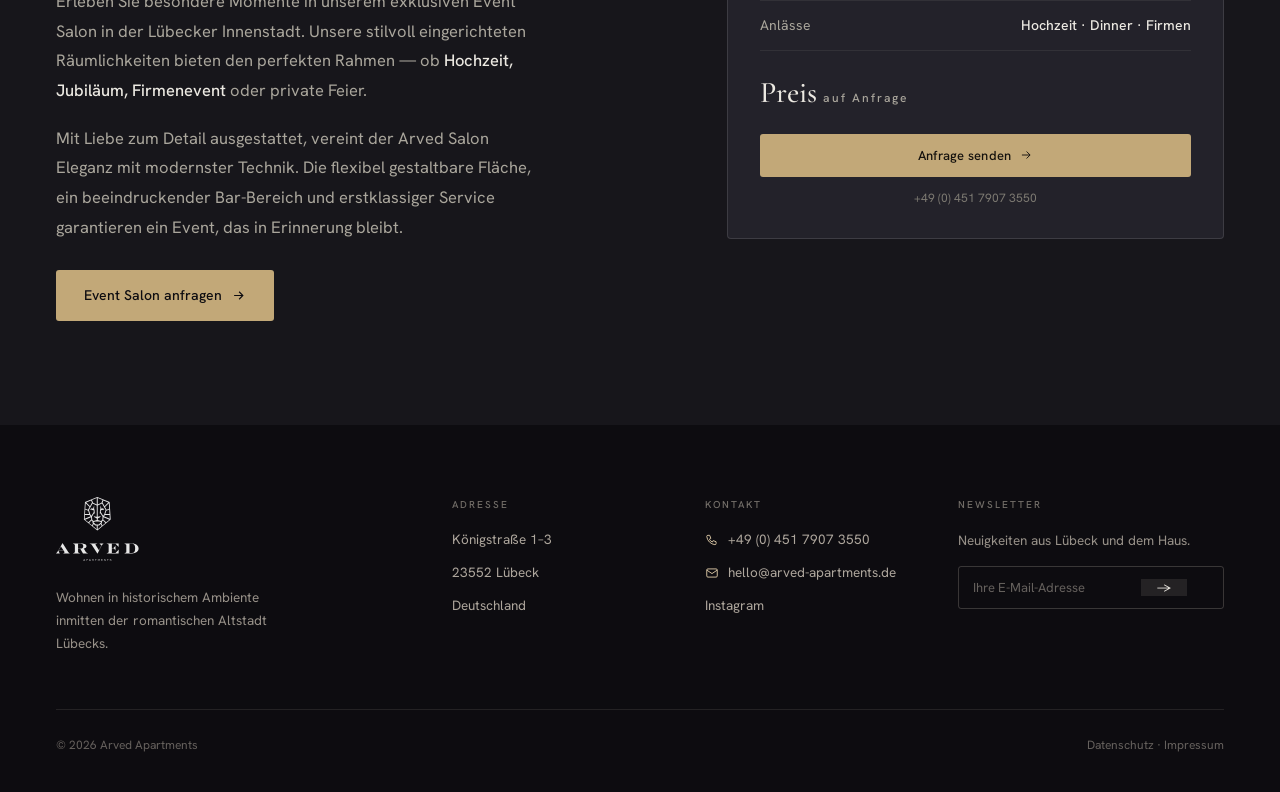
<file: event-salon.html>
<!DOCTYPE html>
<html lang="de" data-theme="salon"><head><meta charset="utf-8"><meta name="viewport" content="width=device-width, initial-scale=1"><title>Event Salon — Arved Apartments</title>
<link rel="stylesheet" href="arved.css?v=5"><script src="arved.js?v=5"></script></head><body>
  <div class="util"><div class="util-in"><div class="l"><a href="tel:+4945179073550"><svg viewBox="0 0 24 24"><path d="M5 4h3l2 5-2.5 1.5a11 11 0 0 0 5 5L14 13l5 2v3a2 2 0 0 1-2 2A16 16 0 0 1 3 6a2 2 0 0 1 2-2Z"/></svg>+49 (0) 451 7907 3550</a><span class="dot">·</span><a href="mailto:hello@arved-apartments.de"><svg viewBox="0 0 24 24"><rect x="3" y="5" width="18" height="14" rx="2"/><path d="m3 7 9 6 9-6"/></svg>hello@arved-apartments.de</a><span class="dot">·</span><span><svg viewBox="0 0 24 24"><path d="M20 10c0 6-8 12-8 12s-8-6-8-12a8 8 0 0 1 16 0Z"/><circle cx="12" cy="10" r="3"/></svg>Königstraße 1–3, 23552 Lübeck</span></div><div class="lang"><b>DE</b> · EN</div></div></div>
  <header class="nav"><div class="nav-in"><a class="mark" href="index.html"><img src="assets/arved/logo-wordmark-cream.svg" alt="ARVED Apartments · Lübeck"></a><nav class="nav-l"><a href="apartments.html">Apartments</a><a href="heritage.html">Heritage</a><a href="event-salon.html" class="on">Event Salon</a><a href="lubeck.html">Lübeck Guide</a></nav><a class="btn-ink" href="https://booking2.softtec.software/arvedapartments" target="_blank" rel="noopener">Buchen <svg viewBox="0 0 24 24"><path d="M5 12h14M13 6l6 6-6 6"/></svg></a></div></header>
  <section class="phero" style="padding:0;"><img src="assets/arved/salon-1.jpg" alt="Arved Event Salon" style="object-position:center 50%;"><div class="phero-ov"></div><div class="in"><span class="eb">Arved Event Salon</span><h1>Für besondere <i>Momente</i>.</h1><p>Vom privaten Dinner bis zur Hochzeit — stilvolle Räume in der Lübecker Innenstadt.</p></div></section>
  <div class="crumb"><div class="wrap"><div><a href="index.html">Start</a><span class="sep">/</span><b>Event Salon</b></div><div>Kapazität 100 · 5 Räume + Bar</div></div></div>
  <section><div class="wrap">
    <div class="gal">
        <a href="mailto:hello@arved-apartments.de?subject=Anfrage%20Event%20Salon"><img src="assets/arved/salon-1.jpg" alt="Festsaal mit Wandmalerei"></a>
        <a href="mailto:hello@arved-apartments.de?subject=Anfrage%20Event%20Salon"><img src="assets/arved/salon-3.jpg" alt="Bar-Bereich"></a>
        <a href="mailto:hello@arved-apartments.de?subject=Anfrage%20Event%20Salon"><img src="assets/arved/salon-4.jpg" alt="Florale Lounge"></a>
        <a href="mailto:hello@arved-apartments.de?subject=Anfrage%20Event%20Salon"><img src="assets/arved/salon-2.jpg" alt="Stimmungslicht"></a>
    </div>
    <div class="facts" style="margin-top:64px;">
      <div class="prose">
        <span class="eb">Unser Event Salon</span>
        <h2 style="font-family:var(--serif);font-size:clamp(28px,3.2vw,42px);font-weight:500;letter-spacing:-0.02em;line-height:1.08;margin:12px 0 24px;max-width:18ch;">Eleganz für unvergessliche Anlässe.</h2>
        <p>Erleben Sie besondere Momente in unserem exklusiven Event Salon in der Lübecker Innenstadt. Unsere stilvoll eingerichteten Räumlichkeiten bieten den perfekten Rahmen — ob <strong>Hochzeit, Jubiläum, Firmenevent</strong> oder private Feier.</p>
        <p>Mit Liebe zum Detail ausgestattet, vereint der Arved Salon Eleganz mit modernster Technik. Die flexibel gestaltbare Fläche, ein beeindruckender Bar-Bereich und erstklassiger Service garantieren ein Event, das in Erinnerung bleibt.</p>
        <a class="btn-brass" style="margin-top:10px;" href="mailto:hello@arved-apartments.de?subject=Anfrage%20Event%20Salon">Event Salon anfragen <svg viewBox="0 0 24 24"><path d="M5 12h14M13 6l6 6-6 6"/></svg></a>
      </div>
      <aside class="factbox">
        <h4>Auf einen Blick</h4>
        <div class="r"><span>Kapazität</span><b>100 Gäste</b></div>
        <div class="r"><span>Räume + Bar</span><b>5</b></div>
        <div class="r"><span>Anlässe</span><b>Hochzeit · Dinner · Firmen</b></div>
        <div class="pr">Preis<small>auf Anfrage</small></div>
        <a class="btn-ink" style="width:100%;justify-content:center;" href="mailto:hello@arved-apartments.de?subject=Anfrage%20Event%20Salon">Anfrage senden <svg viewBox="0 0 24 24"><path d="M5 12h14M13 6l6 6-6 6"/></svg></a>
        <div style="text-align:center;font-size:12px;color:var(--t3);margin-top:12px;">+49 (0) 451 7907 3550</div>
      </aside>
    </div>
  </div></section>
  <footer><div class="wrap"><div class="ft"><div><div class="mark"><img src="assets/arved/logo-lion-cream.svg" alt="ARVED Apartments · Lübeck"></div><p>Wohnen in historischem Ambiente inmitten der romantischen Altstadt Lübecks.</p></div><div class="col"><h4>Adresse</h4><div>Königstraße 1–3</div><div>23552 Lübeck</div><div>Deutschland</div></div><div class="col"><h4>Kontakt</h4><a href="tel:+4945179073550"><svg viewBox="0 0 24 24"><path d="M5 4h3l2 5-2.5 1.5a11 11 0 0 0 5 5L14 13l5 2v3a2 2 0 0 1-2 2A16 16 0 0 1 3 6a2 2 0 0 1 2-2Z"/></svg>+49 (0) 451 7907 3550</a><a href="mailto:hello@arved-apartments.de"><svg viewBox="0 0 24 24"><rect x="3" y="5" width="18" height="14" rx="2"/><path d="m3 7 9 6 9-6"/></svg>hello@arved-apartments.de</a><a href="https://www.instagram.com/arvedapartments/" target="_blank" rel="noopener">Instagram</a></div><div class="col"><h4>Newsletter</h4><p style="margin:0 0 14px;">Neuigkeiten aus Lübeck und dem Haus.</p><div class="nl"><input type="email" placeholder="Ihre E-Mail-Adresse"><button>→</button></div></div></div><div class="ft-b"><span>© 2026 Arved Apartments</span><span><a href="#">Datenschutz</a> · <a href="#">Impressum</a></span></div></div></footer>
</body></html>
</file>
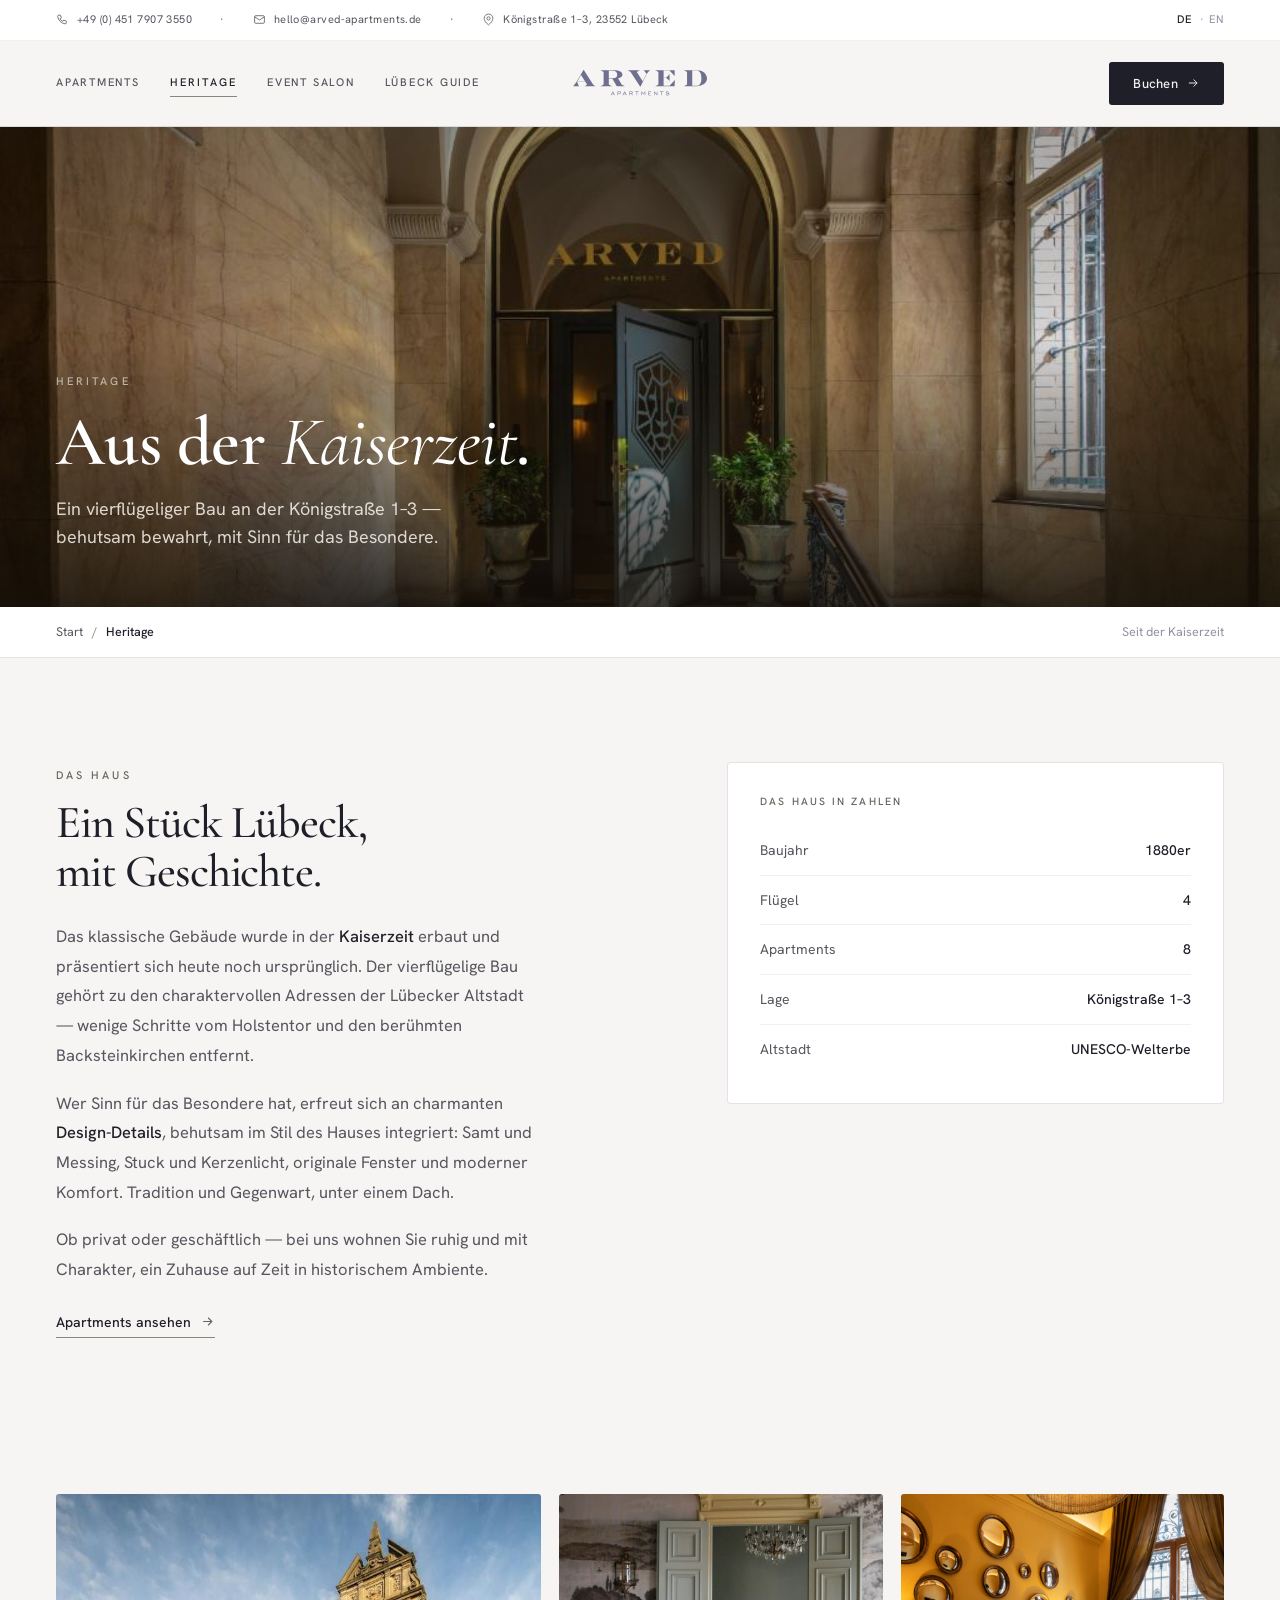
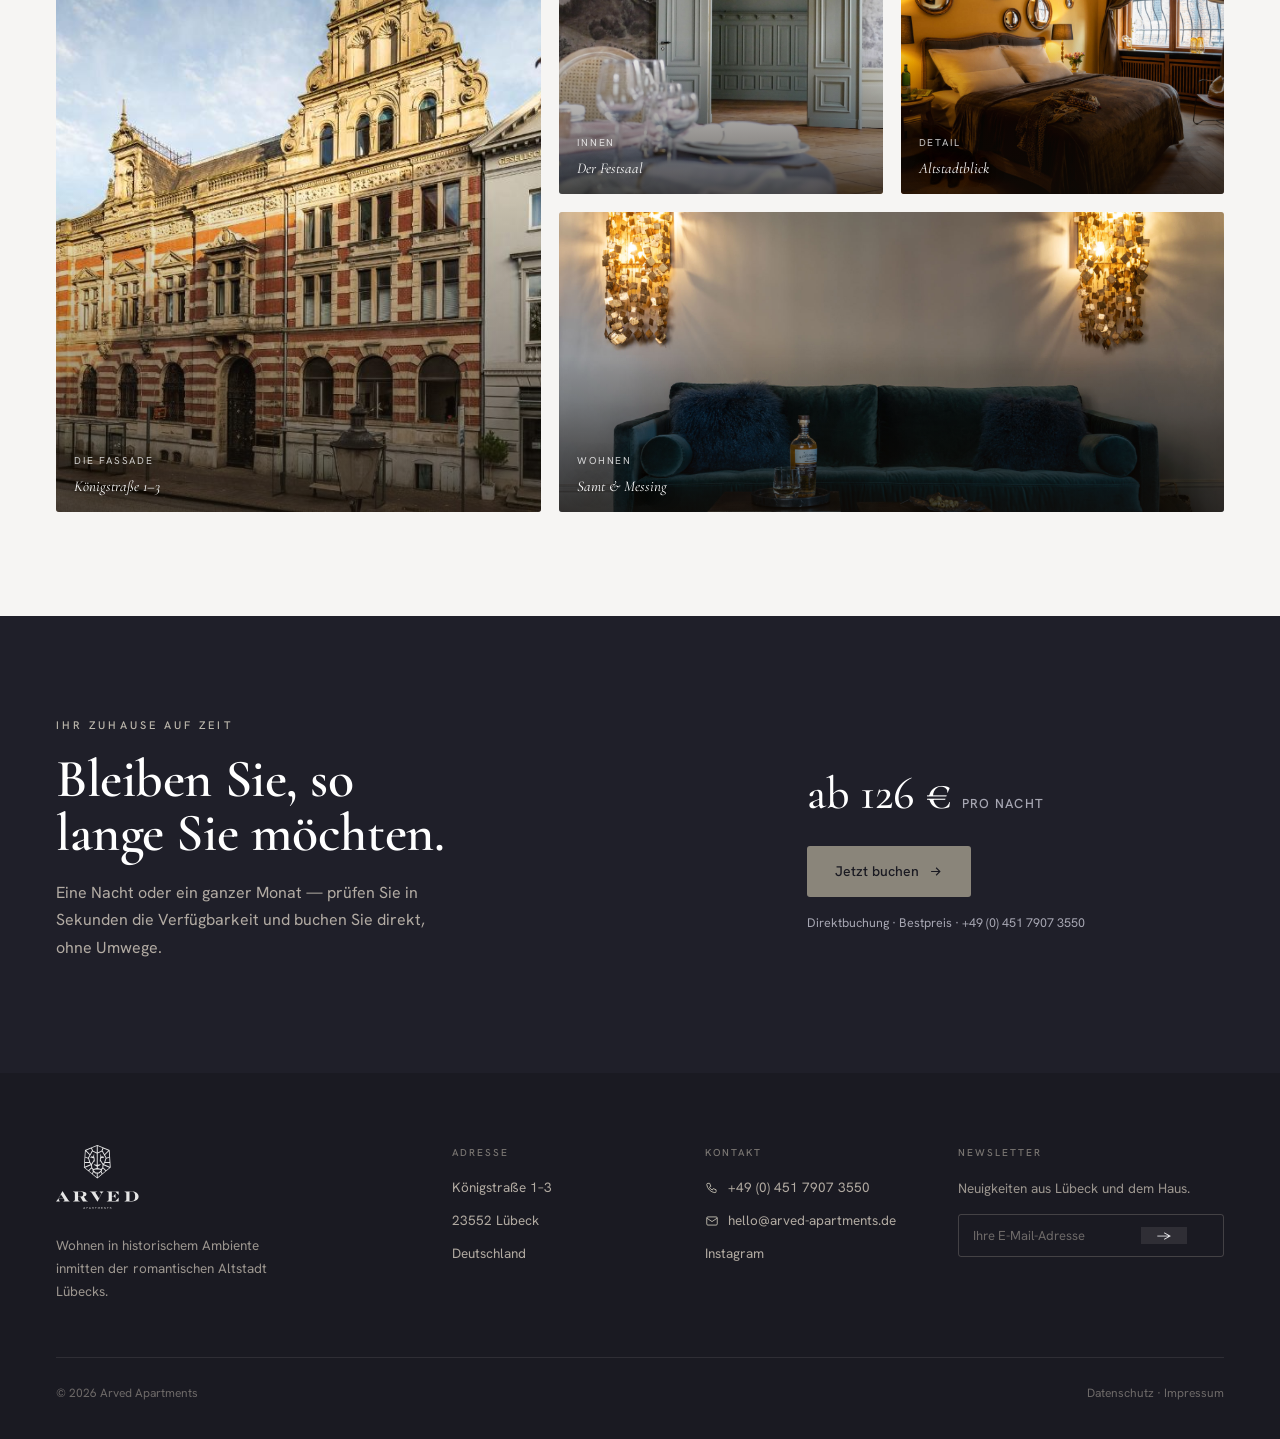
<file: heritage.html>
<!DOCTYPE html>
<html lang="de"><head><meta charset="utf-8"><meta name="viewport" content="width=device-width, initial-scale=1"><title>Heritage — Arved Apartments</title>
<link rel="stylesheet" href="arved.css?v=5"><script src="arved.js?v=5"></script></head><body>
  <div class="util"><div class="util-in"><div class="l"><a href="tel:+4945179073550"><svg viewBox="0 0 24 24"><path d="M5 4h3l2 5-2.5 1.5a11 11 0 0 0 5 5L14 13l5 2v3a2 2 0 0 1-2 2A16 16 0 0 1 3 6a2 2 0 0 1 2-2Z"/></svg>+49 (0) 451 7907 3550</a><span class="dot">·</span><a href="mailto:hello@arved-apartments.de"><svg viewBox="0 0 24 24"><rect x="3" y="5" width="18" height="14" rx="2"/><path d="m3 7 9 6 9-6"/></svg>hello@arved-apartments.de</a><span class="dot">·</span><span><svg viewBox="0 0 24 24"><path d="M20 10c0 6-8 12-8 12s-8-6-8-12a8 8 0 0 1 16 0Z"/><circle cx="12" cy="10" r="3"/></svg>Königstraße 1–3, 23552 Lübeck</span></div><div class="lang"><b>DE</b> · EN</div></div></div>
  <header class="nav"><div class="nav-in"><a class="mark" href="index.html"><img src="assets/arved/logo-wordmark-dark.svg" alt="ARVED Apartments · Lübeck"></a><nav class="nav-l"><a href="apartments.html">Apartments</a><a href="heritage.html" class="on">Heritage</a><a href="event-salon.html">Event Salon</a><a href="lubeck.html">Lübeck Guide</a></nav><a class="btn-ink" href="https://booking2.softtec.software/arvedapartments" target="_blank" rel="noopener">Buchen <svg viewBox="0 0 24 24"><path d="M5 12h14M13 6l6 6-6 6"/></svg></a></div></header>
  <section class="phero" style="padding:0;"><img src="assets/arved/entrance.jpg" alt="Eingang Arved Apartments" style="object-position:center 44%;"><div class="phero-ov"></div><div class="in"><span class="eb">Heritage</span><h1>Aus der <i>Kaiserzeit</i>.</h1><p>Ein vierflügeliger Bau an der Königstraße 1–3 — behutsam bewahrt, mit Sinn für das Besondere.</p></div></section>
  <div class="crumb"><div class="wrap"><div><a href="index.html">Start</a><span class="sep">/</span><b>Heritage</b></div><div>Seit der Kaiserzeit</div></div></div>
  <section><div class="wrap">
    <div class="facts">
      <div class="prose">
        <span class="eb">Das Haus</span>
        <h2 style="font-family:var(--serif);font-size:clamp(30px,3.6vw,48px);font-weight:500;letter-spacing:-0.025em;line-height:1.06;margin:12px 0 26px;max-width:15ch;">Ein Stück Lübeck, mit Geschichte.</h2>
        <p>Das klassische Gebäude wurde in der <strong>Kaiserzeit</strong> erbaut und präsentiert sich heute noch ursprünglich. Der vierflügelige Bau gehört zu den charaktervollen Adressen der Lübecker Altstadt — wenige Schritte vom Holstentor und den berühmten Backsteinkirchen entfernt.</p>
        <p>Wer Sinn für das Besondere hat, erfreut sich an charmanten <strong>Design-Details</strong>, behutsam im Stil des Hauses integriert: Samt und Messing, Stuck und Kerzenlicht, originale Fenster und moderner Komfort. Tradition und Gegenwart, unter einem Dach.</p>
        <p>Ob privat oder geschäftlich — bei uns wohnen Sie ruhig und mit Charakter, ein Zuhause auf Zeit in historischem Ambiente.</p>
        <a class="lnk" style="margin-top:8px;" href="apartments.html">Apartments ansehen <svg viewBox="0 0 24 24"><path d="M5 12h14M13 6l6 6-6 6"/></svg></a>
      </div>
      <aside class="factbox">
        <h4>Das Haus in Zahlen</h4>
        <div class="r"><span>Baujahr</span><b>1880er</b></div>
        <div class="r"><span>Flügel</span><b>4</b></div>
        <div class="r"><span>Apartments</span><b>8</b></div>
        <div class="r"><span>Lage</span><b>Königstraße 1–3</b></div>
        <div class="r"><span>Altstadt</span><b>UNESCO-Welterbe</b></div>
      </aside>
    </div>
  </div></section>
  <section style="padding-top:0;"><div class="wrap"><div class="lgrid" style="grid-template-rows:300px 300px;">
    <div class="lc big"><img src="assets/arved/building.jpg" alt="Fassade Königstraße" style="object-position:center 36%;"><div class="g"></div><figcaption class="cap"><em>Die Fassade</em>Königstraße 1–3</figcaption></div>
    <div class="lc"><img src="assets/arved/salon-1.jpg" alt="Festsaal"><div class="g"></div><figcaption class="cap"><em>Innen</em>Der Festsaal</figcaption></div>
    <div class="lc"><img src="assets/arved/grandplus-3.jpg" alt="Schlafzimmer mit Altstadtblick" style="object-position:center 42%;"><div class="g"></div><figcaption class="cap"><em>Detail</em>Altstadtblick</figcaption></div>
    <div class="lc" style="grid-column:span 2;"><img src="assets/arved/grand-1.jpg" alt="Wohnsalon" style="object-position:center 52%;"><div class="g"></div><figcaption class="cap"><em>Wohnen</em>Samt &amp; Messing</figcaption></div>
  </div></div></section>
  <section class="band" style="padding:0;"><div class="wrap"><div><span class="eb">Ihr Zuhause auf Zeit</span><h2>Bleiben Sie, so lange Sie möchten.</h2><p>Eine Nacht oder ein ganzer Monat — prüfen Sie in Sekunden die Verfügbarkeit und buchen Sie direkt, ohne Umwege.</p></div><div class="band-cta"><div class="band-price">ab 126 €<small>pro Nacht</small></div><a class="btn-brass" style="margin-top:0;" href="https://booking2.softtec.software/arvedapartments" target="_blank" rel="noopener">Jetzt buchen <svg viewBox="0 0 24 24"><path d="M5 12h14M13 6l6 6-6 6"/></svg></a><span class="band-note">Direktbuchung · Bestpreis · +49 (0) 451 7907 3550</span></div></div></section>
  <footer><div class="wrap"><div class="ft"><div><div class="mark"><img src="assets/arved/logo-lion-cream.svg" alt="ARVED Apartments · Lübeck"></div><p>Wohnen in historischem Ambiente inmitten der romantischen Altstadt Lübecks.</p></div><div class="col"><h4>Adresse</h4><div>Königstraße 1–3</div><div>23552 Lübeck</div><div>Deutschland</div></div><div class="col"><h4>Kontakt</h4><a href="tel:+4945179073550"><svg viewBox="0 0 24 24"><path d="M5 4h3l2 5-2.5 1.5a11 11 0 0 0 5 5L14 13l5 2v3a2 2 0 0 1-2 2A16 16 0 0 1 3 6a2 2 0 0 1 2-2Z"/></svg>+49 (0) 451 7907 3550</a><a href="mailto:hello@arved-apartments.de"><svg viewBox="0 0 24 24"><rect x="3" y="5" width="18" height="14" rx="2"/><path d="m3 7 9 6 9-6"/></svg>hello@arved-apartments.de</a><a href="https://www.instagram.com/arvedapartments/" target="_blank" rel="noopener">Instagram</a></div><div class="col"><h4>Newsletter</h4><p style="margin:0 0 14px;">Neuigkeiten aus Lübeck und dem Haus.</p><div class="nl"><input type="email" placeholder="Ihre E-Mail-Adresse"><button>→</button></div></div></div><div class="ft-b"><span>© 2026 Arved Apartments</span><span><a href="#">Datenschutz</a> · <a href="#">Impressum</a></span></div></div></footer>
</body></html>
</file>
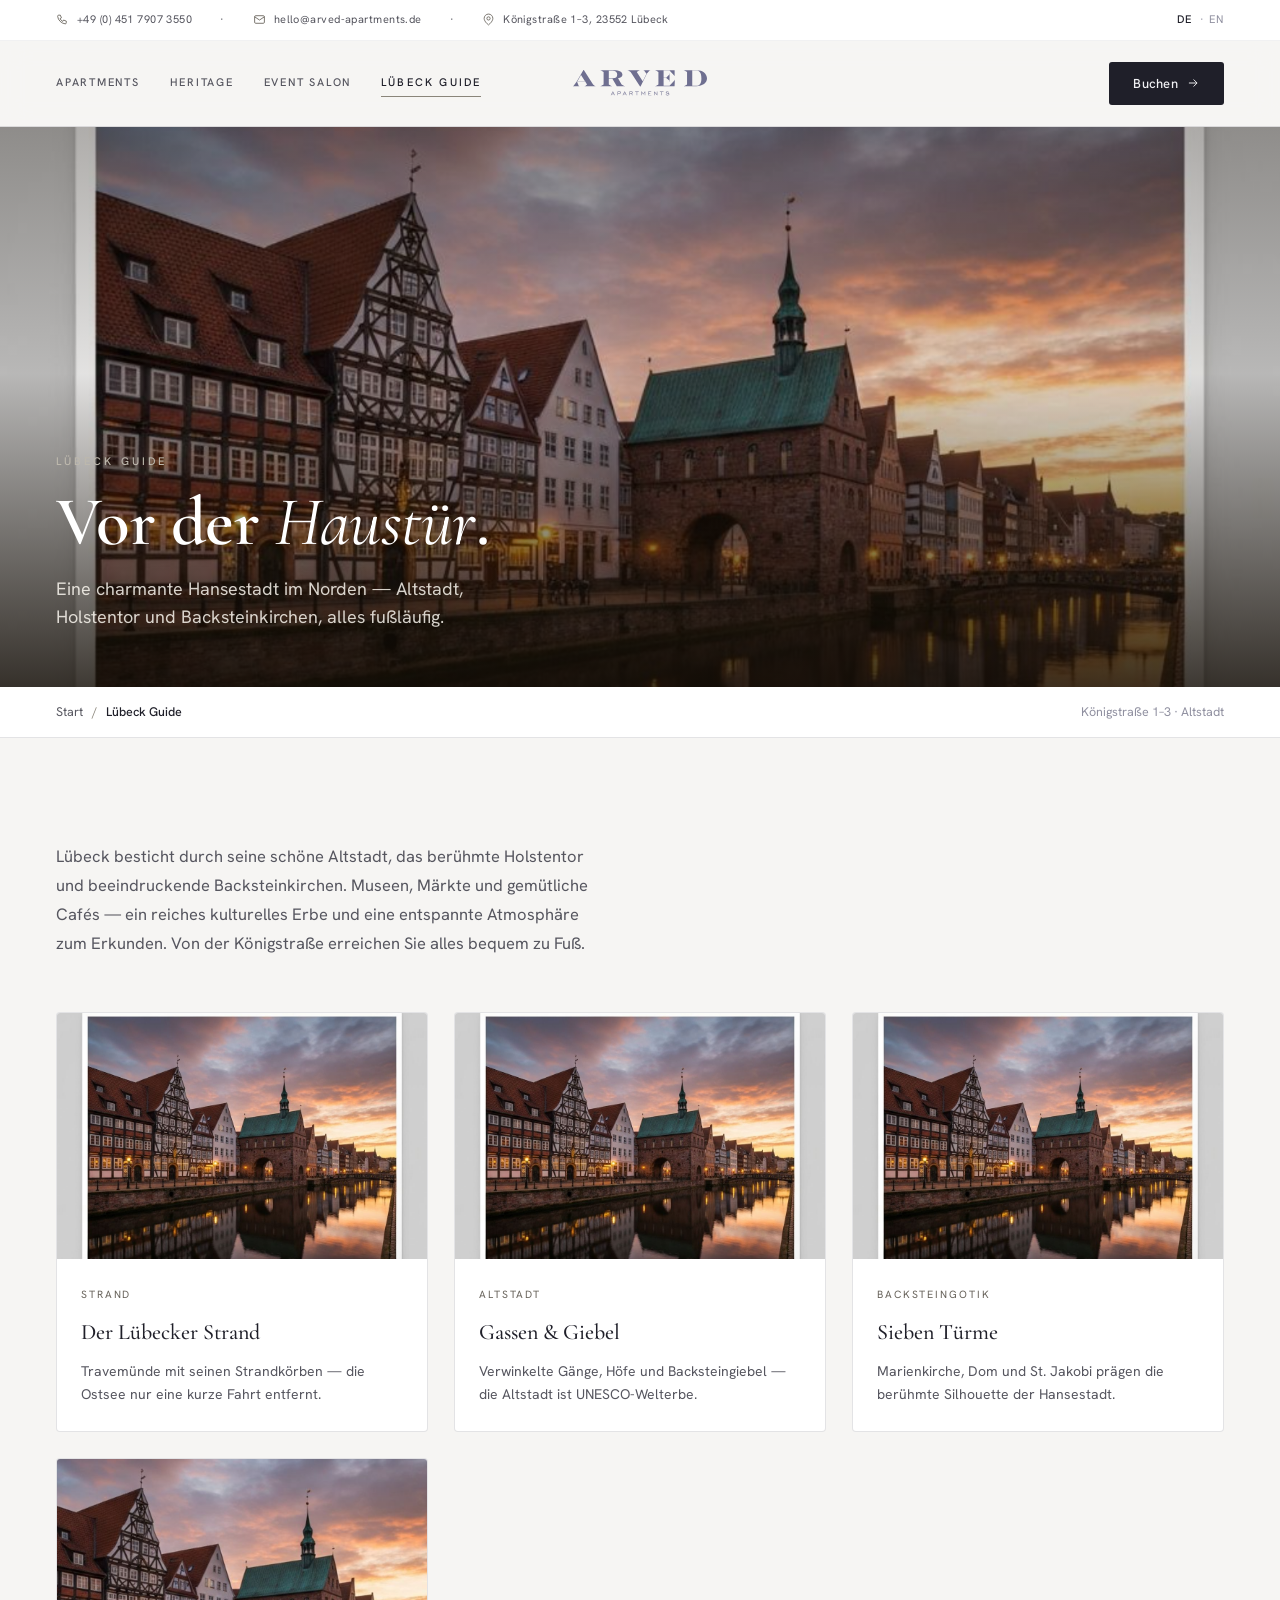
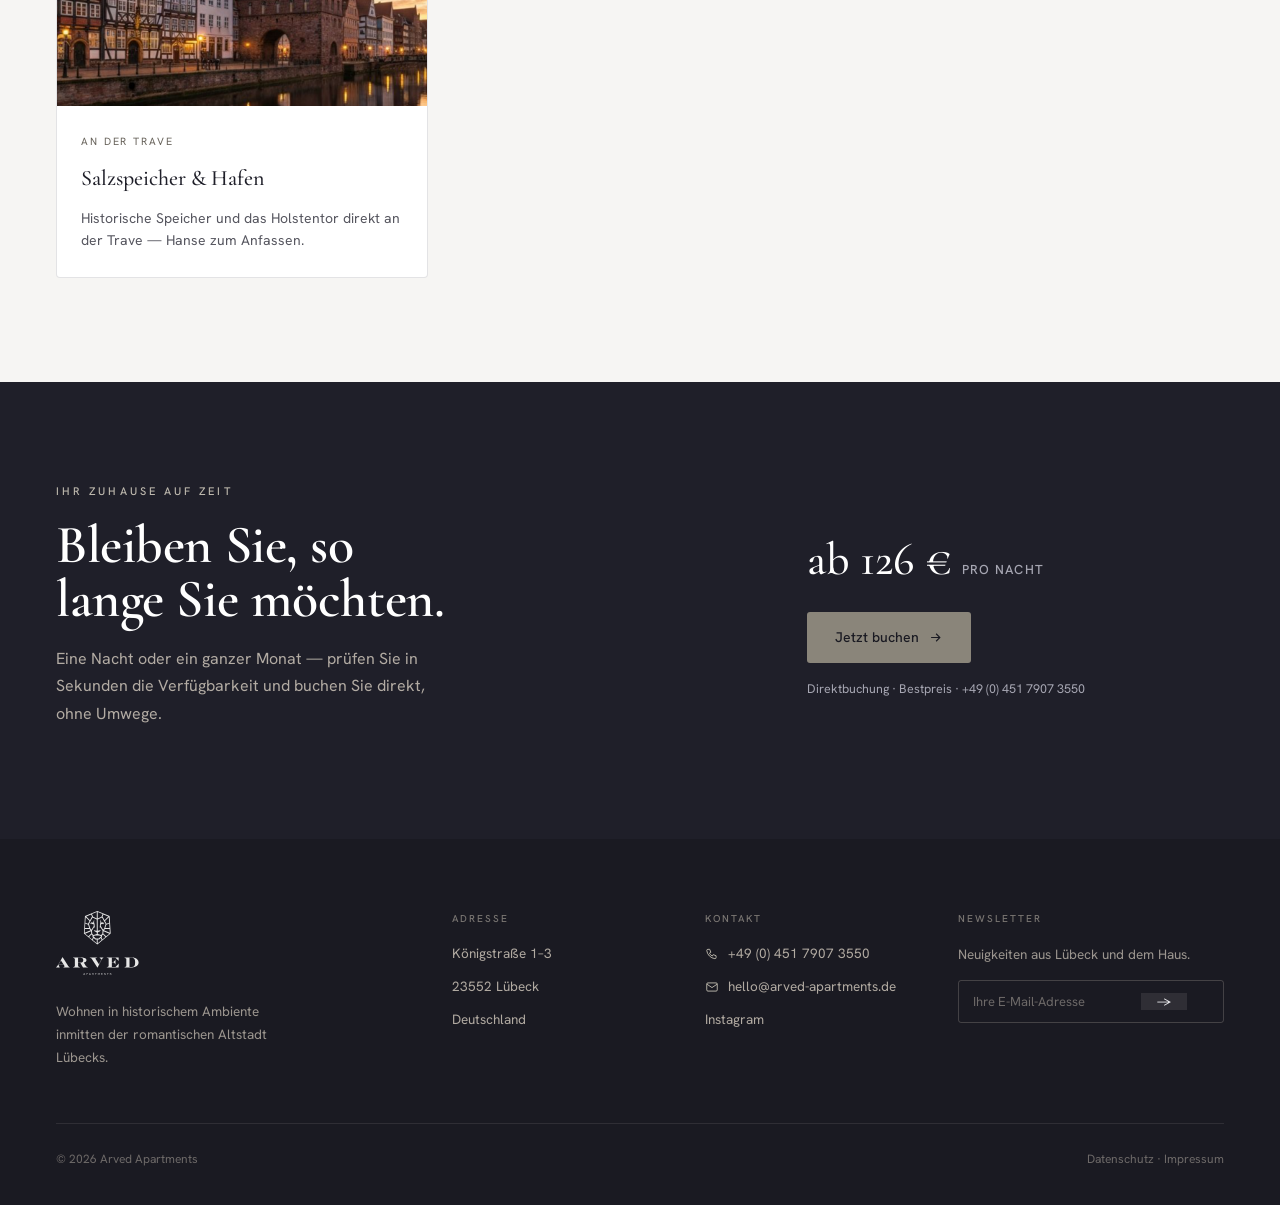
<file: lubeck.html>
<!DOCTYPE html>
<html lang="de"><head><meta charset="utf-8"><meta name="viewport" content="width=device-width, initial-scale=1"><title>Lübeck Guide — Arved Apartments</title>
<link rel="stylesheet" href="arved.css?v=5"><script src="arved.js?v=5"></script></head><body>
  <div class="util"><div class="util-in"><div class="l"><a href="tel:+4945179073550"><svg viewBox="0 0 24 24"><path d="M5 4h3l2 5-2.5 1.5a11 11 0 0 0 5 5L14 13l5 2v3a2 2 0 0 1-2 2A16 16 0 0 1 3 6a2 2 0 0 1 2-2Z"/></svg>+49 (0) 451 7907 3550</a><span class="dot">·</span><a href="mailto:hello@arved-apartments.de"><svg viewBox="0 0 24 24"><rect x="3" y="5" width="18" height="14" rx="2"/><path d="m3 7 9 6 9-6"/></svg>hello@arved-apartments.de</a><span class="dot">·</span><span><svg viewBox="0 0 24 24"><path d="M20 10c0 6-8 12-8 12s-8-6-8-12a8 8 0 0 1 16 0Z"/><circle cx="12" cy="10" r="3"/></svg>Königstraße 1–3, 23552 Lübeck</span></div><div class="lang"><b>DE</b> · EN</div></div></div>
  <header class="nav"><div class="nav-in"><a class="mark" href="index.html"><img src="assets/arved/logo-wordmark-dark.svg" alt="ARVED Apartments · Lübeck"></a><nav class="nav-l"><a href="apartments.html">Apartments</a><a href="heritage.html">Heritage</a><a href="event-salon.html">Event Salon</a><a href="lubeck.html" class="on">Lübeck Guide</a></nav><a class="btn-ink" href="https://booking2.softtec.software/arvedapartments" target="_blank" rel="noopener">Buchen <svg viewBox="0 0 24 24"><path d="M5 12h14M13 6l6 6-6 6"/></svg></a></div></header>
  <section class="phero" style="padding:0;min-height:560px;"><img src="assets/lubeck-hero-wide.jpg" alt="Lübeck bei Dämmerung" style="object-position:center 60%;"><div class="phero-ov"></div><div class="in"><span class="eb">Lübeck Guide</span><h1>Vor der <i>Haustür</i>.</h1><p>Eine charmante Hansestadt im Norden — Altstadt, Holstentor und Backsteinkirchen, alles fußläufig.</p></div></section>
  <div class="crumb"><div class="wrap"><div><a href="index.html">Start</a><span class="sep">/</span><b>Lübeck Guide</b></div><div>Königstraße 1–3 · Altstadt</div></div></div>
  <section><div class="wrap">
    <p class="lub-lead" style="margin-top:0;">Lübeck besticht durch seine schöne Altstadt, das berühmte Holstentor und beeindruckende Backsteinkirchen. Museen, Märkte und gemütliche Cafés — ein reiches kulturelles Erbe und eine entspannte Atmosphäre zum Erkunden. Von der Königstraße erreichen Sie alles bequem zu Fuß.</p>
    <div class="guide" style="margin-top:54px;">
        <a class="gcard" href="#"><div class="im"><img src="https://cdn.prod.website-files.com/64cb91a827a43be2842e2e1c/64cd0c376dcf86bb4c5c6894_lubeck-img-1.jpg" onerror="this.src='assets/lubeck-hero.jpg'" alt="Der Lübecker Strand"></div><div class="b"><span class="k">Strand</span><h3>Der Lübecker Strand</h3><p>Travemünde mit seinen Strandkörben — die Ostsee nur eine kurze Fahrt entfernt.</p></div></a>
        <a class="gcard" href="#"><div class="im"><img src="https://cdn.prod.website-files.com/64cb91a827a43be2842e2e1c/64cd105002d6112362ad1e54_lb-2.jpg" onerror="this.src='assets/lubeck-hero-clean.jpg'" alt="Gassen &amp; Giebel"></div><div class="b"><span class="k">Altstadt</span><h3>Gassen &amp; Giebel</h3><p>Verwinkelte Gänge, Höfe und Backsteingiebel — die Altstadt ist UNESCO-Welterbe.</p></div></a>
        <a class="gcard" href="#"><div class="im"><img src="https://cdn.prod.website-files.com/64cb91a827a43be2842e2e1c/64d1079cc51d93a95c857fd5_lb-3.jpg" onerror="this.src='assets/lubeck-hero.jpg'" alt="Sieben Türme"></div><div class="b"><span class="k">Backsteingotik</span><h3>Sieben Türme</h3><p>Marienkirche, Dom und St. Jakobi prägen die berühmte Silhouette der Hansestadt.</p></div></a>
        <a class="gcard" href="#"><div class="im"><img src="https://cdn.prod.website-files.com/64cb91a827a43be2842e2e1c/64d107a7be6128d9456ee406_lb-4.jpg" onerror="this.src='assets/lubeck-hero-wide.jpg'" alt="Salzspeicher &amp; Hafen"></div><div class="b"><span class="k">An der Trave</span><h3>Salzspeicher &amp; Hafen</h3><p>Historische Speicher und das Holstentor direkt an der Trave — Hanse zum Anfassen.</p></div></a>
    </div>
  </div></section>
  <section class="band" style="padding:0;"><div class="wrap"><div><span class="eb">Ihr Zuhause auf Zeit</span><h2>Bleiben Sie, so lange Sie möchten.</h2><p>Eine Nacht oder ein ganzer Monat — prüfen Sie in Sekunden die Verfügbarkeit und buchen Sie direkt, ohne Umwege.</p></div><div class="band-cta"><div class="band-price">ab 126 €<small>pro Nacht</small></div><a class="btn-brass" style="margin-top:0;" href="https://booking2.softtec.software/arvedapartments" target="_blank" rel="noopener">Jetzt buchen <svg viewBox="0 0 24 24"><path d="M5 12h14M13 6l6 6-6 6"/></svg></a><span class="band-note">Direktbuchung · Bestpreis · +49 (0) 451 7907 3550</span></div></div></section>
  <footer><div class="wrap"><div class="ft"><div><div class="mark"><img src="assets/arved/logo-lion-cream.svg" alt="ARVED Apartments · Lübeck"></div><p>Wohnen in historischem Ambiente inmitten der romantischen Altstadt Lübecks.</p></div><div class="col"><h4>Adresse</h4><div>Königstraße 1–3</div><div>23552 Lübeck</div><div>Deutschland</div></div><div class="col"><h4>Kontakt</h4><a href="tel:+4945179073550"><svg viewBox="0 0 24 24"><path d="M5 4h3l2 5-2.5 1.5a11 11 0 0 0 5 5L14 13l5 2v3a2 2 0 0 1-2 2A16 16 0 0 1 3 6a2 2 0 0 1 2-2Z"/></svg>+49 (0) 451 7907 3550</a><a href="mailto:hello@arved-apartments.de"><svg viewBox="0 0 24 24"><rect x="3" y="5" width="18" height="14" rx="2"/><path d="m3 7 9 6 9-6"/></svg>hello@arved-apartments.de</a><a href="https://www.instagram.com/arvedapartments/" target="_blank" rel="noopener">Instagram</a></div><div class="col"><h4>Newsletter</h4><p style="margin:0 0 14px;">Neuigkeiten aus Lübeck und dem Haus.</p><div class="nl"><input type="email" placeholder="Ihre E-Mail-Adresse"><button>→</button></div></div></div><div class="ft-b"><span>© 2026 Arved Apartments</span><span><a href="#">Datenschutz</a> · <a href="#">Impressum</a></span></div></div></footer>
</body></html>
</file>
<file: arved.css>
/* ============================================================
   Arved Apartments — shared styles
   Two Farbwelten: "Pergament" (warm, default) · "Salbei" (cool sage)
   Switch with <html data-theme="salbei">
   ============================================================ */
@import url('https://fonts.googleapis.com/css2?family=Cormorant+Garamond:ital,wght@0,500;0,600;1,500;1,600&family=Hanken+Grotesk:wght@400;500;600&family=Geist+Mono:wght@400;500&display=swap');

:root{
  /* ---- Pergament — warm parchment, deep wood-black, brass ---- */
  --page:#f6f5f3; --paper:#ffffff; --card:#ffffff; --card-h:#f3f3f6;
  --ink:#1f1f29; --ink2:#1a1a22; --ink3:#26262f;
  --t1:#1f1f29; --t2:#56565f; --t3:#9090a0;
  --inv:#f1f1f4; --invm:#a6a6b2;
  --line:rgba(31,31,41,0.12); --line-s:rgba(31,31,41,0.06); --line-iv:rgba(241,241,244,0.16);
  --brass:#8a857a; --brass-d:#67625a; --brass-iv:#bdb8ad;
  --ph-bg:#ebebf2;
  --nav-bg:rgba(246,245,243,0.84); --book-bg:#ffffff;
  --serif:'Cormorant Garamond',Georgia,serif; --sans:'Hanken Grotesk',-apple-system,sans-serif;
  --mono:'Geist Mono',ui-monospace,monospace;
}
/* ---- Salbei — sage-stone paper, deep petrol-green, antique gold ---- */
html[data-theme="thyra"]{ --page:#141d18; --paper:#1a241e; --card:#1e2922; --card-h:#26332b; --ink:#0d130f; --ink2:#0a0f0c; --ink3:#141d18; --t1:#e6ece7; --t2:#9fb0a6; --t3:#74837a; --inv:#e6ece7; --invm:#9fb0a6; --line:rgba(230,236,231,0.13); --line-s:rgba(230,236,231,0.07); --line-iv:rgba(230,236,231,0.16); --brass:#9bb3a8; --brass-d:#abc0b6; --brass-iv:#c0d0c8; --ph-bg:#1e2922; --nav-bg:rgba(20,29,24,0.88); --book-bg:#1e2922; }
html[data-theme="magnus"]{ --page:#161d28; --paper:#1b2330; --card:#1e2735; --card-h:#243044; --ink:#0e131b; --ink2:#0b0f16; --ink3:#161d28; --t1:#e8ebf1; --t2:#9fabbb; --t3:#74808f; --inv:#e8ebf1; --invm:#9fabbb; --line:rgba(232,235,241,0.13); --line-s:rgba(232,235,241,0.07); --line-iv:rgba(232,235,241,0.16); --brass:#9aabc0; --brass-d:#aebaca; --brass-iv:#c4cedb; --ph-bg:#1e2735; --nav-bg:rgba(16,21,30,0.88); --book-bg:#1e2735; }
  
html[data-theme="douglas"]{ --page:#1c1714; --paper:#241d19; --card:#2a221d; --card-h:#322822; --ink:#130f0c; --ink2:#100c0a; --ink3:#1c1714; --t1:#efe7df; --t2:#b3a79c; --t3:#867a6f; --inv:#efe7df; --invm:#b3a79c; --line:rgba(239,231,223,0.13); --line-s:rgba(239,231,223,0.07); --line-iv:rgba(239,231,223,0.16); --brass:#c2a79f; --brass-d:#cdb4ac; --brass-iv:#d8c5be; --ph-bg:#2a221d; --nav-bg:rgba(28,23,20,0.88); --book-bg:#2a221d; }
html{transition:none;}
*{box-sizing:border-box;}
html,body{margin:0;}
body{background:var(--page);color:var(--t1);font-family:var(--sans);font-size:15px;line-height:1.62;-webkit-font-smoothing:antialiased;-moz-osx-font-smoothing:grayscale;}
h1,h2,h3,h4{font-weight:500;margin:0;}
a{color:inherit;text-decoration:none;}
img{display:block;}
.wrap{max-width:1280px;margin:0 auto;padding:0 56px;}
.eb{font-size:11px;font-weight:500;letter-spacing:0.28em;text-transform:uppercase;color:var(--brass-d);}
.lnk{display:inline-flex;align-items:center;gap:9px;font-size:14px;font-weight:500;color:var(--t1);border-bottom:1px solid var(--brass);padding-bottom:4px;transition:gap .2s;}
.lnk:hover{gap:15px;}
.lnk svg{width:15px;height:15px;stroke:var(--brass-d);stroke-width:1.7;fill:none;}
.rn{font-family:var(--serif);font-weight:500;color:var(--brass);line-height:.78;letter-spacing:0;}

/* utility bar */
.util{background:var(--paper);color:var(--t3);font-size:11px;letter-spacing:0.04em;border-bottom:1px solid var(--line-s);}
.util-in{max-width:1280px;margin:0 auto;padding:11px 56px;display:flex;align-items:center;justify-content:space-between;gap:20px;}
.util .l{display:flex;gap:28px;align-items:center;flex-wrap:wrap;}
.util .l a,.util .l span{white-space:nowrap;color:var(--t2);display:inline-flex;align-items:center;gap:8px;transition:color .15s;}
.util .l a:hover{color:var(--t1);}
.util .l svg{width:13px;height:13px;stroke:var(--brass-d);stroke-width:1.6;fill:none;}
.util .dot{display:none;}
.util .lang{white-space:nowrap;color:var(--t3);display:inline-flex;gap:7px;letter-spacing:0.1em;}
.util .lang b{color:var(--t1);font-weight:500;}

/* nav */
.nav{position:sticky;top:0;z-index:40;background:var(--nav-bg);backdrop-filter:blur(14px);border-bottom:1px solid var(--line);}
.nav-in{max-width:1280px;margin:0 auto;padding:21px 56px;display:grid;grid-template-columns:1fr auto 1fr;align-items:center;gap:30px;}
.mark{grid-column:2;grid-row:1;justify-self:center;display:inline-flex;align-items:center;}
.mark img{height:26px;width:auto;display:block;}
html[data-theme] .nav .mark img{filter:brightness(0) invert(0.93);}
.mark b{display:none;}
.mark span{display:none;}
.nav-l{grid-column:1;grid-row:1;justify-self:start;display:flex;align-items:center;gap:30px;}
.nav-l a{position:relative;font-size:11px;font-weight:500;letter-spacing:0.16em;text-transform:uppercase;color:var(--t2);transition:color .2s,letter-spacing .2s;white-space:nowrap;padding:5px 0;}
.nav-l a::after{content:"";position:absolute;left:0;right:0;bottom:0;height:1px;background:var(--brass);transform:scaleX(0);transform-origin:left;transition:transform .3s cubic-bezier(.2,.6,.2,1);}
.nav-l a:hover,.nav-l a.on{color:var(--t1);letter-spacing:0.2em;}
.nav-l a:hover::after,.nav-l a.on::after{transform:scaleX(1);}
.nav-in > .btn-ink{grid-column:3;grid-row:1;justify-self:end;}
.btn-ink{background:var(--ink);color:var(--inv);font-size:13px;font-weight:500;border-radius:3px;padding:11px 24px;letter-spacing:0.02em;display:inline-flex;align-items:center;gap:8px;transition:opacity .15s;}
.btn-ink:hover{opacity:.88;}
.btn-ink svg{width:14px;height:14px;stroke:currentColor;stroke-width:1.6;fill:none;transition:transform .2s;}
.btn-ink:hover svg{transform:translateX(3px);}
.btn-out{background:transparent;color:var(--t1);border:1px solid var(--line);font-size:14px;font-weight:500;border-radius:3px;padding:13px 26px;display:inline-flex;align-items:center;gap:9px;transition:background .15s,border-color .15s;}
.btn-out:hover{background:var(--card);border-color:var(--t2);}

/* hero (homepage) */
.hero{position:relative;min-height:792px;display:flex;flex-direction:column;justify-content:center;overflow:hidden;}
.hero>img{position:absolute;inset:0;width:100%;height:100%;object-fit:cover;object-position:center 50%;}
.hero-ov{position:absolute;inset:0;background:linear-gradient(to top,rgba(20,14,7,0.86),rgba(20,14,7,0.18) 52%,rgba(20,14,7,0.30)),linear-gradient(to right,rgba(20,14,7,0.55),rgba(20,14,7,0) 62%);}
.hero-top{position:absolute;top:32px;left:0;right:0;}
.hero-top .wrap{display:flex;justify-content:space-between;color:rgba(255,251,244,0.82);font-size:11px;letter-spacing:0.26em;text-transform:uppercase;}
.hero-top b{color:rgba(255,250,244,0.92);font-weight:500;}
.hero-c{position:relative;padding:40px 0;}
.hero-price{display:inline-flex;align-items:baseline;gap:8px;white-space:nowrap;color:rgba(255,250,244,0.92);font-size:11px;letter-spacing:0.22em;text-transform:uppercase;}
.hero-price b{font-family:var(--sans);font-size:13px;font-weight:600;color:#fff;letter-spacing:0.04em;font-variant-numeric:tabular-nums;}
.hero h1{font-family:var(--serif);font-weight:500;letter-spacing:-0.008em;line-height:1.0;color:#fff;font-size:clamp(52px,6.6vw,98px);margin:22px 0 0;max-width:15ch;}
.hero h1 i{font-style:italic;font-weight:400;color:#fdf7ec;}
.hero-sub{color:rgba(255,251,244,0.8);font-size:18.5px;line-height:1.55;max-width:44ch;margin:20px 0 0;}

/* page hero (subpages) */
.phero{position:relative;min-height:480px;display:flex;flex-direction:column;justify-content:flex-end;overflow:hidden;}
.phero>img{position:absolute;inset:0;width:100%;height:100%;object-fit:cover;}
.phero-ov{position:absolute;inset:0;background:linear-gradient(to top,rgba(20,14,7,0.82),rgba(20,14,7,0.12) 56%,rgba(20,14,7,0.34));}
.phero .in{position:relative;max-width:1280px;margin:0 auto;width:100%;padding:0 56px 56px;}
.phero .eb{color:var(--brass-iv);}
.phero h1{font-family:var(--serif);font-weight:500;letter-spacing:-0.008em;line-height:1.02;color:#fff;font-size:clamp(42px,5.4vw,78px);margin:14px 0 0;max-width:16ch;}
.phero h1 i{font-style:italic;font-weight:400;}
.phero p{color:rgba(255,251,244,0.82);font-size:18px;line-height:1.55;max-width:46ch;margin:18px 0 0;}

/* breadcrumb */
.crumb{border-bottom:1px solid var(--line);background:var(--paper);}
.crumb .wrap{display:flex;align-items:center;justify-content:space-between;gap:20px;padding-top:15px;padding-bottom:15px;font-size:12.5px;color:var(--t3);}
.crumb a{color:var(--t2);}
.crumb a:hover{color:var(--t1);}
.crumb .sep{color:var(--brass);margin:0 9px;}
.crumb b{color:var(--t1);font-weight:500;}

/* booking bar */
.book{margin-top:36px;display:flex;align-items:stretch;background:var(--book-bg);border-radius:4px;max-width:780px;box-shadow:0 36px 80px -34px rgba(15,10,4,0.7);}
.bk-f:first-child{border-radius:4px 0 0 4px;}
.book.flat{box-shadow:none;border:1px solid var(--line);margin-top:0;}
.bk-f{flex:1;padding:15px 22px;border-right:1px solid var(--line);display:flex;flex-direction:column;gap:4px;cursor:pointer;transition:background .15s;}
.bk-f:hover{background:var(--card-h);}
.bk-f .l{font-size:10px;letter-spacing:0.16em;text-transform:uppercase;color:var(--t3);}
.bk-f .v{font-size:15px;color:var(--t1);display:flex;align-items:center;gap:8px;}
.bk-f .v svg{width:15px;height:15px;stroke:var(--brass-d);stroke-width:1.6;fill:none;}
.bk-go{display:flex;align-items:center;gap:9px;background:var(--ink);color:var(--inv);font-size:14px;font-weight:500;padding:0 28px;white-space:nowrap;transition:opacity .15s;border-radius:0 4px 4px 0;}
.bk-go:hover{opacity:.9;}
.bk-go svg{width:15px;height:15px;stroke:currentColor;stroke-width:1.7;fill:none;transition:transform .2s;}
.bk-go:hover svg{transform:translateX(3px);}

/* intro manifest */
.intro{padding:104px 0 96px;}
.intro-grid{display:grid;grid-template-columns:1.35fr 0.65fr;gap:64px;align-items:end;}
.intro h2{font-family:var(--serif);font-size:clamp(30px,3.5vw,46px);font-weight:500;letter-spacing:-0.004em;line-height:1.16;max-width:20ch;}
.intro h2 i{font-style:italic;color:var(--brass-d);}
.intro p{font-size:15.5px;color:var(--t2);line-height:1.75;}
.intro .meta{display:flex;flex-direction:column;gap:0;border-top:1px solid var(--line);}
.intro .meta div{display:flex;justify-content:space-between;gap:14px;padding:13px 0;border-bottom:1px solid var(--line-s);font-size:13.5px;}
.intro .meta div span{color:var(--t2);} .intro .meta div b{font-weight:500;font-family:var(--sans);font-size:13px;color:var(--t1);font-variant-numeric:tabular-nums;}

/* section heads */
section{padding:104px 0;}
.shead{display:flex;align-items:flex-end;gap:24px;margin-bottom:50px;}
.shead .rn{font-size:58px;}
.shead h2{font-family:var(--serif);font-size:clamp(32px,3.8vw,50px);font-weight:500;letter-spacing:-0.008em;line-height:1;}
.shead .eb{display:block;margin-bottom:10px;}
.shead.between{justify-content:space-between;align-items:flex-end;}
.shead.between .lh{display:flex;align-items:flex-end;gap:24px;}

/* heritage block */
.heritage{background:var(--paper);border-top:1px solid var(--line);border-bottom:1px solid var(--line);}
.her-grid{display:grid;grid-template-columns:1.04fr 0.96fr;gap:64px;align-items:center;}
.her-fig{position:relative;border-radius:3px;overflow:hidden;background:var(--ph-bg);aspect-ratio:4/5;}
.her-fig img{width:100%;height:100%;object-fit:cover;}
.cap{position:absolute;left:18px;bottom:15px;z-index:2;white-space:nowrap;color:#fff;font-family:var(--serif);font-style:italic;font-size:15px;text-shadow:0 1px 16px rgba(0,0,0,.7);}
.cap em{font-style:normal;font-family:var(--sans);font-size:10px;letter-spacing:0.18em;text-transform:uppercase;color:rgba(255,255,255,0.78);display:block;margin-bottom:5px;}
.her-tx h3{font-family:var(--serif);font-size:clamp(28px,3vw,40px);font-weight:500;letter-spacing:-0.004em;line-height:1.1;max-width:16ch;}
.her-tx p{font-size:16px;color:var(--t2);line-height:1.78;margin:22px 0 0;max-width:50ch;}
.her-tx p + p{margin-top:14px;}
.her-stats{display:flex;gap:40px;margin:32px 0 4px;flex-wrap:wrap;}
.her-stats .s b{font-family:var(--sans);font-size:30px;font-weight:600;color:var(--t1);display:block;letter-spacing:-0.01em;font-variant-numeric:tabular-nums;}
.her-stats .s span{font-size:10.5px;letter-spacing:0.16em;text-transform:uppercase;color:var(--t3);}

/* apartments gallery (homepage) */
.apts{padding-bottom:112px;}
.agrid{display:grid;grid-template-columns:repeat(12,1fr);gap:22px;}
.acard{position:relative;border-radius:3px;overflow:hidden;background:var(--ph-bg);text-decoration:none;display:flex;align-items:flex-end;min-height:300px;}
.acard img{position:absolute;inset:0;width:100%;height:100%;object-fit:cover;transition:transform .7s cubic-bezier(.2,.6,.2,1);}
.acard:hover img{transform:scale(1.045);}
.acard .g{position:absolute;inset:0;background:linear-gradient(to top,rgba(18,12,6,0.9),rgba(18,12,6,0.1) 62%);}
.acard .c{position:relative;padding:24px 26px;width:100%;color:#fff;}
.acard .cat{font-size:10px;letter-spacing:0.2em;text-transform:uppercase;color:#fff;font-weight:500;text-shadow:0 1px 10px rgba(0,0,0,0.55);}
.acard h3{font-family:var(--serif);font-size:28px;font-weight:500;margin:7px 0 0;letter-spacing:0;}
.acard .row{display:flex;align-items:flex-end;justify-content:space-between;gap:14px;margin-top:13px;}
.acard .spec{font-size:12.5px;color:rgba(255,255,255,0.92);line-height:1.4;max-width:24ch;text-shadow:0 1px 8px rgba(0,0,0,0.5);}
.acard .pr{text-align:right;line-height:1.05;white-space:nowrap;}
.acard .pr small{font-size:9.5px;letter-spacing:0.14em;text-transform:uppercase;color:rgba(255,255,255,0.72);display:block;margin-bottom:3px;}
.acard .pr b{font-family:var(--serif);font-size:25px;font-weight:500;}
.acard .badge{position:absolute;top:16px;left:18px;font-family:var(--mono);font-size:11px;letter-spacing:0.08em;color:#fff;opacity:.86;}
.c-7{grid-column:span 7;} .c-5{grid-column:span 5;} .c-4{grid-column:span 4;} .c-6{grid-column:span 6;}
.tall{min-height:430px;}
.apt-foot{display:flex;justify-content:flex-end;margin-top:34px;}

/* apartment spreads (overview) */
.aprow{display:grid;grid-template-columns:1.05fr 0.95fr;gap:60px;align-items:center;}
.aprow + .aprow{margin-top:104px;}
.aprow.flip .ap-media{order:2;}
.ap-media{display:grid;grid-template-columns:2fr 1fr;grid-template-rows:1fr 1fr;gap:12px;height:480px;}
.ap-media a{position:relative;border-radius:3px;overflow:hidden;background:var(--ph-bg);display:block;}
.ap-media a:first-child{grid-row:span 2;}
.ap-media img{width:100%;height:100%;object-fit:cover;transition:transform .7s cubic-bezier(.2,.6,.2,1);}
.ap-media a:hover img{transform:scale(1.05);}
.ap-tx .num{font-family:var(--mono);font-size:12px;letter-spacing:0.14em;color:var(--brass-d);}
.ap-tx h3{font-family:var(--serif);font-size:clamp(32px,3.6vw,48px);font-weight:500;letter-spacing:-0.004em;line-height:1;margin:10px 0 0;}
.ap-tx .cat{font-size:11px;letter-spacing:0.2em;text-transform:uppercase;color:var(--t3);margin-top:12px;}
.ap-tx .desc{font-size:16px;color:var(--t2);line-height:1.75;margin:18px 0 0;max-width:46ch;}
.spec-list{list-style:none;margin:24px 0 0;padding:0;display:grid;grid-template-columns:1fr 1fr;gap:11px 26px;max-width:48ch;}
.spec-list li{font-size:13.5px;color:var(--t2);display:flex;align-items:flex-start;gap:9px;line-height:1.4;}
.spec-list li svg{width:15px;height:15px;stroke:var(--brass-d);stroke-width:1.6;fill:none;flex:0 0 auto;margin-top:2px;}
.ap-foot{display:flex;align-items:center;gap:22px;margin-top:30px;padding-top:24px;border-top:1px solid var(--line);flex-wrap:wrap;}
.price-blk{line-height:1;}
.price-blk small{font-size:11px;letter-spacing:0.14em;text-transform:uppercase;color:var(--t3);display:block;margin-bottom:6px;}
.price-blk b{font-family:var(--serif);font-size:34px;font-weight:500;letter-spacing:0;}
.price-blk b span{font-size:15px;color:#fff;font-family:var(--sans);font-weight:400;margin-left:4px;}

/* detail gallery — ruhige Abstände, kein Rahmen */
.gal{display:grid;grid-template-columns:2fr 1fr 1fr;grid-template-rows:300px 300px;gap:12px;}
.gal a{position:relative;border-radius:3px;overflow:hidden;background:var(--ph-bg);display:block;}
.gal a:first-child{grid-row:span 2;}
.gal a:last-child{grid-column:span 2;}
.gal img{width:100%;height:100%;object-fit:cover;transition:transform .7s cubic-bezier(.2,.6,.2,1);}
.gal a:hover img{transform:scale(1.04);}

/* two column prose / facts */
.facts{display:grid;grid-template-columns:1.1fr 0.9fr;gap:64px;align-items:start;}
.prose p{font-size:16.5px;color:var(--t2);line-height:1.8;margin:0 0 18px;max-width:54ch;}
.prose p strong{color:var(--t1);font-weight:500;}
.factbox{border:1px solid var(--line);border-radius:4px;background:var(--card);padding:30px 32px;}
.factbox h4{font-size:10.5px;letter-spacing:0.2em;text-transform:uppercase;color:var(--brass-d);margin:0 0 16px;}
.factbox .r{display:flex;justify-content:space-between;gap:14px;padding:13px 0;border-bottom:1px solid var(--line-s);font-size:14px;}
.factbox .r:last-of-type{border-bottom:0;}
.factbox .r span{color:var(--t2);} .factbox .r b{font-weight:500;}
.factbox .pr{font-family:var(--serif);font-size:30px;font-weight:500;margin:18px 0 16px;letter-spacing:0;}
.factbox .pr small{font-family:var(--sans);font-size:12px;color:var(--t2);letter-spacing:0.16em;margin-left:6px;}

/* event salon (dark) */
.salon{background:var(--ink2);color:var(--inv);}
.salon .shead h2{color:#fff;}
.salon .rn{color:var(--brass-iv);}
.salon .eb{color:var(--brass-iv);}
.sgrid{display:grid;grid-template-columns:1.5fr 1fr;gap:22px;}
.sgrid .big{position:relative;border-radius:3px;overflow:hidden;min-height:520px;background:var(--ink3);}
.sgrid .big img{position:absolute;inset:0;width:100%;height:100%;object-fit:cover;}
.sgrid figure::after{content:"";position:absolute;inset:0;background:linear-gradient(to top,rgba(18,12,6,0.74),rgba(18,12,6,0) 46%);pointer-events:none;}
.scol{display:grid;grid-template-rows:1fr 1fr;gap:22px;}
.scol .sm{position:relative;border-radius:3px;overflow:hidden;background:var(--ink3);}
.scol .sm img{position:absolute;inset:0;width:100%;height:100%;object-fit:cover;}
.sbar{display:grid;grid-template-columns:1.4fr 1fr;gap:48px;align-items:center;margin-top:40px;}
.sbar p{font-size:16px;color:rgba(236,226,210,0.74);line-height:1.78;max-width:52ch;}
.sbar .stats{display:flex;gap:40px;flex-wrap:wrap;justify-content:flex-end;}
.sbar .stats .s{text-align:right;}
.sbar .stats .s b{font-family:var(--serif);font-size:34px;font-weight:500;color:var(--brass-iv);display:block;}
.sbar .stats .s span{font-size:10.5px;letter-spacing:0.16em;text-transform:uppercase;color:var(--invm);}
.btn-brass{background:var(--brass);color:var(--ink2);font-size:14px;font-weight:500;border-radius:3px;padding:14px 28px;display:inline-flex;align-items:center;gap:9px;transition:opacity .15s;margin-top:26px;}
.btn-brass:hover{opacity:.92;}
.btn-brass svg{width:15px;height:15px;stroke:currentColor;stroke-width:1.7;fill:none;transition:transform .2s;}
.btn-brass:hover svg{transform:translateX(3px);}

/* lübeck grid */
.lub-lead{max-width:60ch;font-size:16.5px;color:var(--t2);line-height:1.75;margin:-14px 0 0;}
.lgrid{display:grid;grid-template-columns:1.5fr 1fr 1fr;grid-template-rows:248px 248px;gap:18px;margin-top:52px;}
.lc{position:relative;border-radius:3px;overflow:hidden;background:var(--ph-bg);}
.lc img{width:100%;height:100%;object-fit:cover;transition:transform .7s cubic-bezier(.2,.6,.2,1);}
.lc:hover img{transform:scale(1.05);}
.lc .g{position:absolute;inset:0;background:linear-gradient(to top,rgba(18,12,6,0.7),rgba(18,12,6,0) 52%);}
.lc .cap{left:18px;bottom:14px;}
.lc.big{grid-row:span 2;}
.lub-foot{margin-top:38px;}

/* guide cards */
.guide{display:grid;grid-template-columns:repeat(3,1fr);gap:26px;}
.gcard{background:var(--card);border:1px solid var(--line);border-radius:4px;overflow:hidden;transition:background .15s;}
.gcard:hover{background:var(--card-h);}
.gcard .im{position:relative;aspect-ratio:3/2;overflow:hidden;background:var(--ph-bg);}
.gcard .im img{width:100%;height:100%;object-fit:cover;transition:transform .7s cubic-bezier(.2,.6,.2,1);}
.gcard:hover .im img{transform:scale(1.05);}
.gcard .b{padding:22px 24px 26px;}
.gcard .k{font-size:10.5px;letter-spacing:0.18em;text-transform:uppercase;color:var(--brass-d);}
.gcard h3{font-family:var(--serif);font-size:22px;font-weight:500;margin:9px 0 0;letter-spacing:0;}
.gcard p{font-size:14px;color:var(--t2);line-height:1.6;margin:10px 0 0;}

/* closing band */
.band{background:var(--ink);color:var(--inv);}
.band .wrap{padding:96px 56px;display:grid;grid-template-columns:1.25fr 0.75fr;gap:56px;align-items:center;}
.band .eb{color:var(--brass-iv);}
.band h2{font-family:var(--serif);font-size:clamp(34px,4.2vw,58px);font-weight:500;letter-spacing:-0.008em;line-height:1.02;color:#fff;margin-top:15px;max-width:15ch;}
.band p{color:rgba(236,226,210,0.72);font-size:16px;line-height:1.7;max-width:42ch;margin-top:18px;}
.band-cta{display:flex;flex-direction:column;align-items:flex-start;gap:16px;}
.band-price{font-family:var(--serif);font-size:46px;font-weight:500;letter-spacing:-0.004em;color:#fff;}
.band-price small{font-family:var(--sans);font-size:13px;letter-spacing:0.1em;text-transform:uppercase;color:var(--invm);margin-left:10px;}
.band-note{font-size:12.5px;color:var(--invm);}

/* footer */
footer{background:var(--ink2);color:var(--inv);padding:72px 0 36px;}
.ft{display:grid;grid-template-columns:1.7fr 1fr 1fr 1.3fr;gap:48px;}
.ft .mark img{height:64px;width:auto;display:block;filter:brightness(0) invert(0.9);}
.ft .mark b{display:none;}
.ft .mark span{display:none;}
.ft p{font-size:13.5px;line-height:1.7;color:rgba(236,226,210,0.62);max-width:30ch;margin:18px 0 0;}
.ft h4{font-size:10px;letter-spacing:0.2em;text-transform:uppercase;color:rgba(236,226,210,0.46);margin:0 0 16px;}
.ft .col a,.ft .col div{display:block;font-size:13.5px;color:rgba(236,226,210,0.72);margin-bottom:11px;transition:color .15s;}
.ft .col a{display:flex;align-items:center;gap:9px;}
.ft .col a svg{width:14px;height:14px;stroke:var(--brass-iv);stroke-width:1.6;fill:none;flex:0 0 auto;}
.ft .col a:hover{color:#fff;}
.nl{display:flex;border:1px solid rgba(236,226,210,0.2);border-radius:3px;overflow:hidden;margin-top:4px;}
.nl input{flex:1;background:transparent;border:0;color:#fff;font-family:var(--sans);font-size:13px;padding:12px 14px;outline:none;}
.nl input::placeholder{color:rgba(236,226,210,0.4);}
.nl button{background:rgba(236,226,210,0.1);border:0;color:var(--inv);font-family:var(--sans);font-size:13px;padding:0 16px;cursor:pointer;transition:background .15s;}
.nl button:hover{background:rgba(236,226,210,0.18);}
.ft-b{display:flex;justify-content:space-between;align-items:center;margin-top:54px;padding-top:26px;border-top:1px solid rgba(236,226,210,0.1);font-size:12px;color:rgba(236,226,210,0.4);}
.ft-b a{color:inherit;}

/* Farbwelt toggle */
.tw{position:fixed;left:20px;bottom:20px;z-index:90;display:flex;align-items:center;gap:10px;background:var(--card);border:1px solid var(--line);border-radius:3px;padding:8px 16px 8px 12px;box-shadow:0 14px 36px -16px rgba(0,0,0,.45);}
.tw .lab{font-size:9.5px;letter-spacing:0.16em;text-transform:uppercase;color:var(--t3);}
.tw button{width:20px;height:20px;border-radius:50%;border:1px solid var(--line);cursor:pointer;padding:0;transition:transform .15s;}
.tw button:hover{transform:scale(1.12);}
.tw button.on{box-shadow:0 0 0 2px var(--page),0 0 0 3px var(--brass);}
.tw .w-douglas{background:linear-gradient(135deg,#f6f5f3 50%,#826360 50%);}
.tw .w-thyra{background:linear-gradient(135deg,#f6f5f3 50%,#4e6b60 50%);}
  .tw .w-magnus{background:linear-gradient(135deg,#f6f5f3 50%,#44576f 50%);}
  .tw .w-carl{background:linear-gradient(135deg,#f6f5f3 50%,#5b7380 50%);}

@media(max-width:1040px){
  .wrap,.util-in,.nav-in,.phero .in,.band .wrap{padding-left:26px;padding-right:26px;}
  .nav-l{gap:18px;}
  .intro-grid,.her-grid,.sbar,.band .wrap,.sgrid,.facts,.aprow{grid-template-columns:1fr;gap:36px;}
  .aprow.flip .ap-media{order:0;}
  .agrid{grid-template-columns:repeat(6,1fr);}
  .c-7,.c-5,.c-4{grid-column:span 6;}
  .lgrid,.guide{grid-template-columns:1fr 1fr;grid-template-rows:auto;}
  .lc.big{grid-row:span 1;grid-column:span 2;}
  .scol{grid-template-rows:240px 240px;}
  .ap-media{height:360px;}
  .gal{grid-template-rows:220px 220px;}
}

.hero h1,.phero h1,.shead h2,.band h2,.intro h2,.her-tx h3,.acard h3{font-weight:600;}

/* Suiten-Rahmung — jede Apartment-Seite ist ihre Farbwelt */
html[data-theme] .phero .in{z-index:2;}
html[data-theme] .phero::after{content:"";position:absolute;inset:24px;border:1px solid rgba(245,240,231,0.42);border-radius:3px;opacity:.9;pointer-events:none;z-index:1;}
html[data-theme] .phero .eb{color:var(--brass-iv);}


/* Nocturne component fixes (apartment + salon worlds) */
html[data-theme="salon"]{ --page:#17161b; --paper:#1e1d23; --card:#23222a; --card-h:#2b2a33; --ink:#100f13; --ink2:#0d0c10; --ink3:#17161b; --t1:#ece9e2; --t2:#aaa69c; --t3:#7d7a72; --inv:#ece9e2; --invm:#aaa69c; --line:rgba(236,233,226,0.13); --line-s:rgba(236,233,226,0.07); --line-iv:rgba(236,233,226,0.16); --brass:#c2a878; --brass-d:#d0ba91; --brass-iv:#dcc9a6; --ph-bg:#23222a; --nav-bg:rgba(23,22,27,0.88); --book-bg:#23222a; }
html[data-theme] .btn-ink{background:var(--brass);color:#14110d;}
html[data-theme] .btn-ink svg{stroke:#14110d;}
html[data-theme] .crumb b{color:var(--t1);}

html[data-theme="carl"]{ --page:#151d22; --paper:#1a242a; --card:#1e2930; --card-h:#26333b; --ink:#0d1216; --ink2:#0a0e11; --ink3:#151d22; --t1:#e6edf0; --t2:#9fb0b8; --t3:#74838b; --inv:#e6edf0; --invm:#9fb0b8; --line:rgba(230,237,240,0.13); --line-s:rgba(230,237,240,0.07); --line-iv:rgba(230,237,240,0.16); --brass:#a6bcc6; --brass-d:#b6c8d0; --brass-iv:#c8d6dc; --ph-bg:#1e2930; --nav-bg:rgba(21,29,34,0.88); --book-bg:#1e2930; }

/* Apartments-Übersicht — jede Suite eine farbige WELT (verbundenes Modul) */
.aprow[style]{align-items:stretch;gap:0;border-radius:5px;overflow:hidden;border:1px solid var(--line);}
.aprow[style] .ap-media{height:auto;min-height:486px;gap:4px;border-radius:0;background:var(--w);}
.aprow[style] .ap-media a{border-radius:0;}
.aprow[style] .ap-tx{background:var(--w);color:#fff;padding:48px 46px;border-radius:0;display:flex;flex-direction:column;justify-content:center;}
.aprow[style] .num,.aprow[style] .cat{color:rgba(255,255,255,0.74);}
.aprow[style] .ap-tx h3{color:#fff;}
.aprow[style] .desc{color:rgba(255,255,255,0.84);}
.aprow[style] .spec-list li{color:rgba(255,255,255,0.84);}
.aprow[style] .spec-list li svg{stroke:rgba(255,255,255,0.82);}
.aprow[style] .ap-foot{border-top-color:rgba(255,255,255,0.28);}
.aprow[style] .price-blk small{color:rgba(255,255,255,0.72);}
.aprow[style] .price-blk b{color:#fff;}
.aprow[style] .btn-ink{background:#fff;color:var(--w);border-color:#fff;}
.aprow[style] .btn-ink svg{stroke:var(--w);}
.aprow[style] .btn-out{border-color:rgba(255,255,255,0.5);color:#fff;}

/* ===== Mobile menu + responsive ===== */
.nav-burger{display:none;flex-direction:column;width:40px;height:40px;align-items:center;justify-content:center;border:0;background:transparent;cursor:pointer;padding:0;}
.nav-burger span{display:block;width:20px;height:1.5px;background:var(--t1);}
.nav-burger span+span{margin-top:5px;}
.nav-drawer{position:fixed;inset:0;z-index:120;background:var(--page);transform:translateX(100%);transition:transform .32s cubic-bezier(.4,0,.2,1);display:flex;flex-direction:column;padding:22px 22px 30px;overflow:auto;}
body.menu-open .nav-drawer{transform:none;}
body.menu-open{overflow:hidden;}
.nav-drawer .top{display:flex;align-items:center;justify-content:space-between;margin-bottom:22px;}
.nav-drawer .top .mark img{height:24px;width:auto;display:block;}
.nav-drawer .top .mark b{display:none;}
.nav-drawer .top .mark span{display:none;}
.nav-drawer .x{width:42px;height:42px;border:0;background:transparent;font-size:30px;line-height:1;color:var(--t1);cursor:pointer;}
.nav-drawer a.m{font-family:var(--serif);font-size:28px;font-weight:600;color:var(--t1);padding:13px 0;border-bottom:1px solid var(--line);}
.nav-drawer .ct{margin-top:auto;padding-top:26px;font-size:13.5px;color:var(--t2);line-height:1.8;}
.nav-drawer .ct a{color:var(--t2);}
@media(max-width:720px){
  .wrap,.util-in,.nav-in,.phero .in,.band .wrap{padding-left:20px;padding-right:20px;}
  .util{display:none;}
  .nav-in{display:flex;justify-content:space-between;padding:13px 20px;}
  .nav-l{display:none;}
  .nav-in > .btn-ink{display:none;}
  .nav-burger{display:inline-flex;}
  .mark b{font-size:21px;}
  .mark img{height:22px;}
  .hero{min-height:86vh;}
  .hero h1{font-size:clamp(38px,12vw,60px);max-width:none;}
  .hero-sub{font-size:16px;max-width:none;}
  .hero-top{display:none;}
  .hero-c{padding-bottom:30px;}
  .book{flex-wrap:wrap;max-width:none;overflow:hidden;}
  .book .bk-f:first-child{border-radius:0;}
  .book .bk-f{flex:1 1 50%;}
  .book .bk-go{flex:1 1 100%;justify-content:center;padding:15px;border-radius:0;}
  section{padding:58px 0;}
  .shead{margin-bottom:28px;gap:14px;}
  .shead .rn{font-size:38px;}
  .intro{padding:58px 0 50px;}
  .agrid{grid-template-columns:1fr;}
  .c-7,.c-5,.c-4,.c-6{grid-column:span 1;}
  .acard,.acard.tall{min-height:300px;}
  .lgrid,.guide{grid-template-columns:1fr;grid-template-rows:auto;}
  .lc.big{grid-column:span 1;}
  .gal{grid-template-columns:1fr;grid-auto-rows:230px;}
  .gal a:first-child{grid-row:auto;}
  .gal a:last-child{grid-column:auto;}
  .ap-media{height:auto;grid-template-rows:180px 180px;}
  .facts,.her-grid,.intro-grid,.sbar,.band .wrap,.sgrid,.aprow{grid-template-columns:1fr;}
  .aprow.flip .ap-media{order:0;}
  .ft{grid-template-columns:1fr;gap:26px;}
  .ft-b{flex-direction:column;gap:8px;align-items:flex-start;}
  .band .wrap{padding:54px 20px;}
  .crumb .wrap{flex-direction:column;align-items:flex-start;gap:5px;}
  .phero{min-height:60vh;}
  .phero h1{font-size:clamp(34px,11vw,54px);max-width:none;}
  .phero p{font-size:16px;}
  .phero::after{inset:14px !important;}
  .her-stats{gap:22px;}
  .sbar .stats{justify-content:flex-start;}
}
@media(max-width:440px){
  .book .bk-f{flex:1 1 100%;}
  .ap-media{grid-template-columns:1fr;grid-template-rows:repeat(3,180px);}
  .hero h1{font-size:clamp(32px,11vw,46px);}
  .shead .rn{font-size:32px;}
}
</file>
